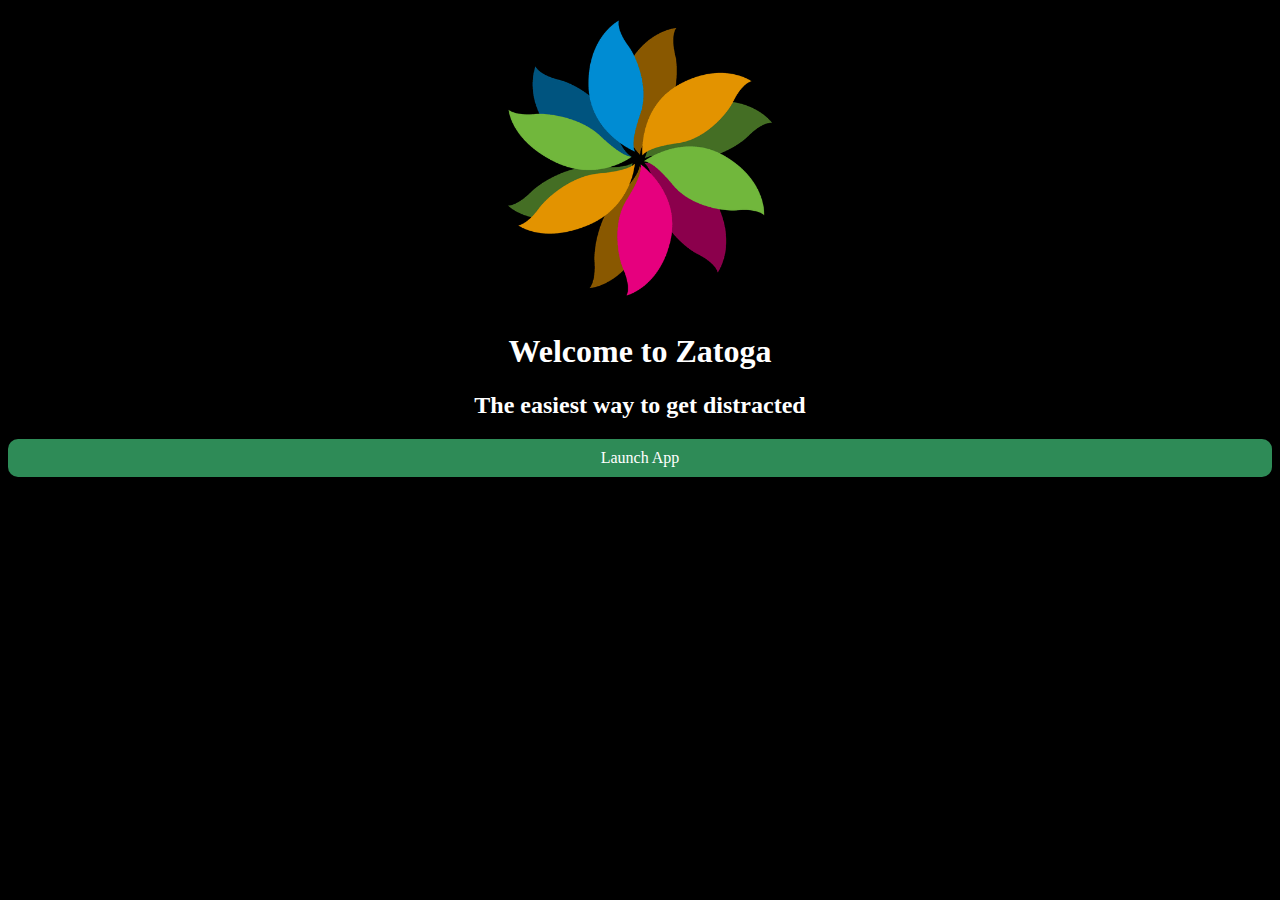
<file: index.html>
<!DOCTYPE html>
<html lang="en">
  <head>
    <meta charset="UTF-8" />
    <meta name="viewport" content="width=device-width, initial-scale=1.0" />
    <meta http-equiv="X-UA-Compatible" content="ie=edge" />
    <link rel="stylesheet" href="/media/style.css" />
    <title>Zatoga</title>
    <link rel="manifest" href="/manifest.json" />
    <!-- ios support -->
    <link rel="apple-touch-icon" href="/icon.png" />
    <meta name="apple-mobile-web-app-status-bar" content="#000000" />
    <meta name="theme-color" content="#000000" />
  </head>
  <body class="welcome">
    <img class="rotate" src="/media/icon.png"/>
    <h1>Welcome to Zatoga</h1>
    <h2>The easiest way to get distracted</h2>
    <a onclick="window.installApp.prompt();" id="installApp">Install App</a>
    <a onclick='window.open("/app.html");window.close();' id="launchApp">Launch App</a>
    <script src="/media/app.js"></script>
  </body>
</html>
</file>
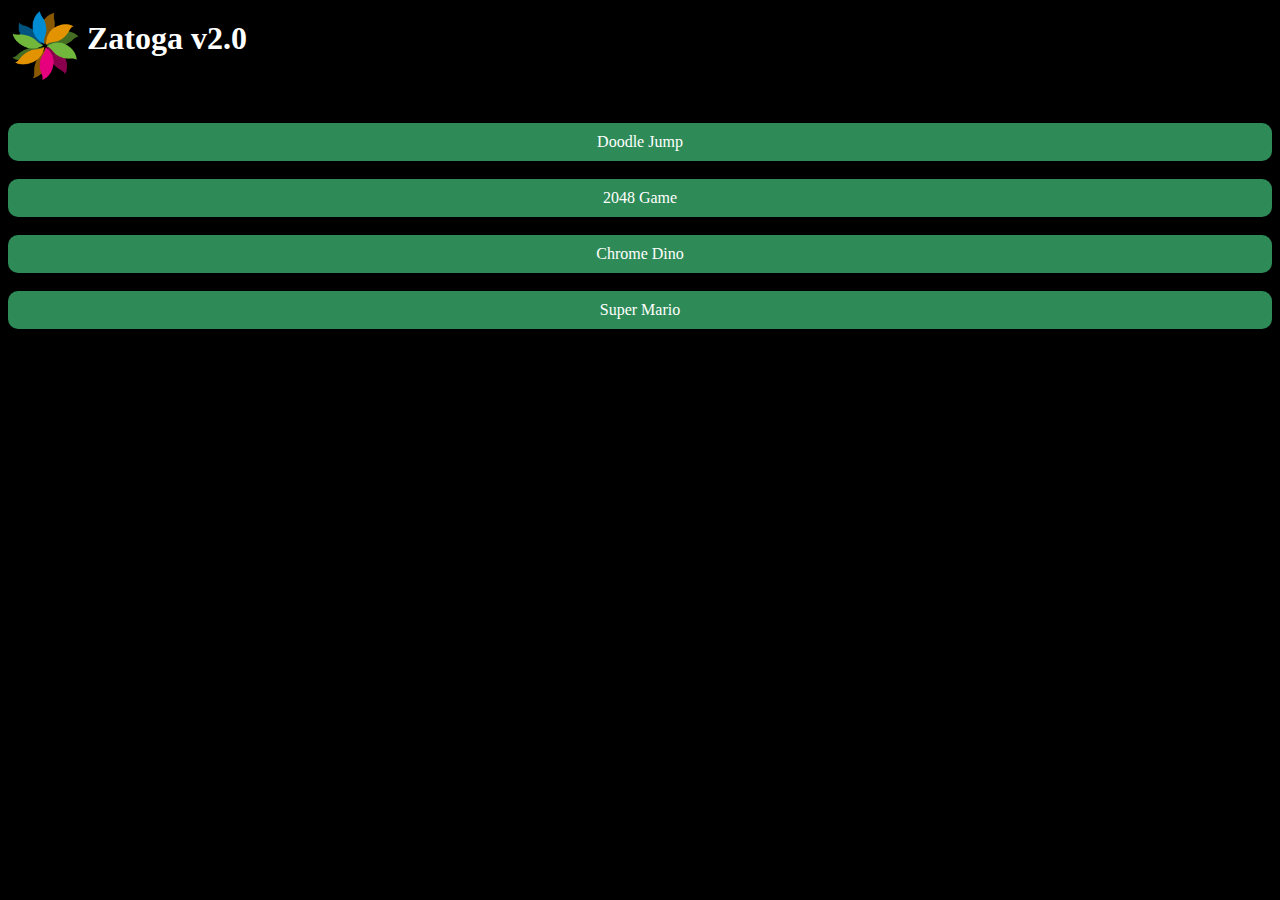
<file: app/index.html>
<!DOCTYPE html>
<html lang="en">
  <head>
    <meta charset="UTF-8" />
    <meta name="viewport" content="width=device-width, initial-scale=1.0" />
    <meta http-equiv="X-UA-Compatible" content="ie=edge" />
    <link rel="stylesheet" href="/media/style.css" />
    <title>Zatoga</title>
    <link rel="manifest" href="manifest.json" />
    <!-- ios support -->
    <link rel="apple-touch-icon" href="/icon.png" />
    <meta name="apple-mobile-web-app-status-bar" content="#000000" />
    <meta name="theme-color" content="#000000" />
  </head>
  <body>
    <img class="rotate small" src="/media/icon.png"/>
    <h1 class="small">Zatoga v2.0</span></h1><br>
    <h3 class="small" id="message"></h3><br><br>
    <a href="/app/games/doodle-jump/">Doodle Jump</a><br>
    <a href="/app/games/2048.html">2048 Game</a><br>
    <a href="/app/games/chrome-dino.html">Chrome Dino</a><br>
    <a href="/app/games/super-mario/">Super Mario</a><br>
    <span class="online">
    <h3 class="small" id="">Why not read some news or get some WebTools b/c you are online?</h3><br><br>
    <a href="https://www.nytimes.com" data-target="_blank" onclick="//window.close();">Visit NYTimes</a><br>
    <a href="https://www.irom.ga/pen/3/" target="_blank" onclick="window.close();">Get Webtools</a>
    </span>
    <script src="/media/app.js"></script>
  </body>
</html>
</file>
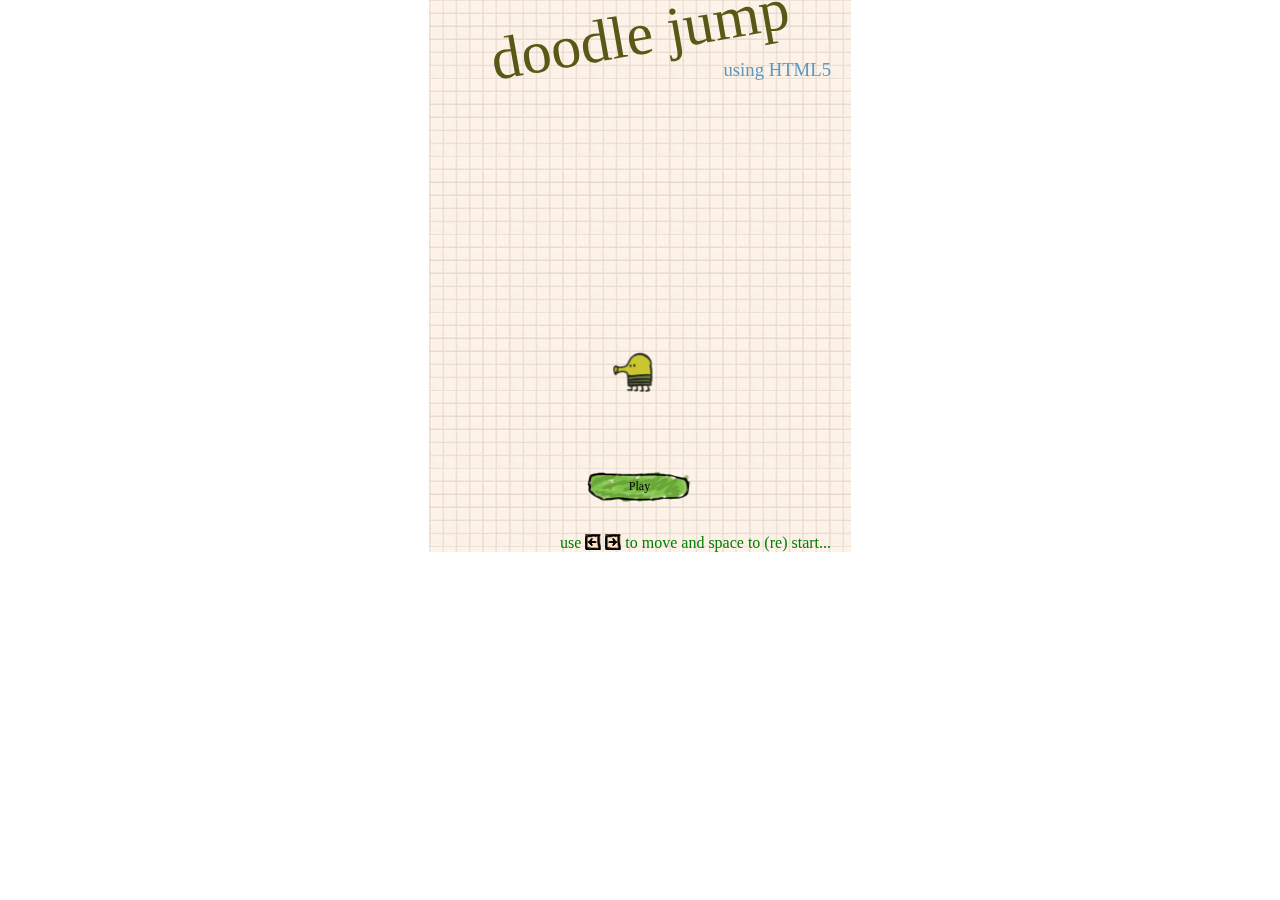
<file: games/doodle-jump/index.html>
<!doctype html>
<html>
  <head>
    <meta charset="utf-8">
    <title>HTML5 Doodle Jump</title>
    <link rel="stylesheet" href="style.css">

    <script src="prefixfree.min.js"></script>
  </head>
  <body>
    <div class="container">

      <canvas id="canvas">
        Aww, your browser doesn't support HTML5!
      </canvas>

      <div id="mainMenu">
        <h1>doodle jump</h1>
        <h3>using HTML5</h3>

        <p class="info">
          use
          <span class="key left">←</span>
          <span class="key right">→</span>
          to move and space to (re) start...
        </p>
        <a class="button" href="javascript:init()">Play</a>
      </div>

      <div id="gameOverMenu">
        <h1>game over!</h1>
        <h3 id="go_score">you scored 0 points</h3>

        <a class="button" href="javascript:reset()">Restart</a>
        <!--Hide social media buttons-->
        <span style="display:none;">
          <a id="tweetBtn" target="_blank" class="button tweet" href="#">Tweet score</a>
          <a id="fbBtn" target="_blank" class="button fb" href="#">Post on FB</a>
        </span>
      </div>

      <!-- Preloading image ;) -->
      <img id="sprite" src="image.png"/>

      <div id="scoreBoard">
        <p id="score">0</p>
      </div>

    </div>

    <script src="main.js"></script>
  </body>
</html>
</file>
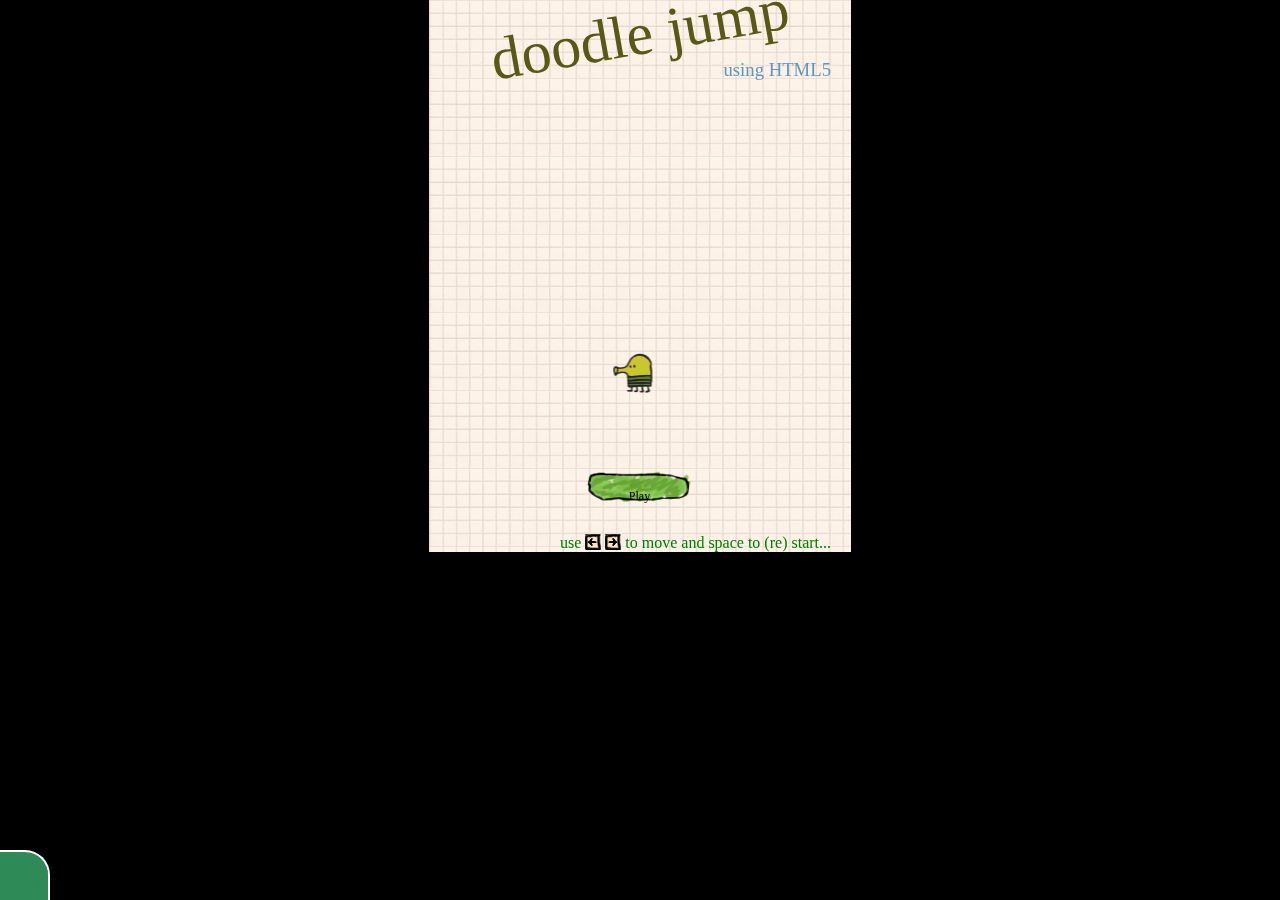
<file: app/games/doodle-jump/index.html>
<!doctype html>
<html>
  <head>
    <meta charset="utf-8">
    <title>Doodle Jump</title>
    <link rel="stylesheet" href="style.css">
    <link rel="stylesheet" href="/media/style.css" />
    <script src="prefixfree.min.js"></script>
  </head>
  <body>
    <span class="back" onclick="window.location.href='/app/';"></span>
    <div class="container">

      <canvas id="canvas">
        Aww, your browser doesn't support HTML5!
      </canvas>

      <div id="mainMenu">
        <h1>doodle jump</h1>
        <h3>using HTML5</h3>

        <p class="info">
          use
          <span class="key left">←</span>
          <span class="key right">→</span>
          to move and space to (re) start...
        </p>
        <a class="button" href="javascript:init()">Play</a>
      </div>

      <div id="gameOverMenu">
        <h1>game over!</h1>
        <h3 id="go_score">you scored 0 points</h3>

        <a class="button" href="javascript:reset()">Restart</a>
        <!--Hide social media buttons-->
        <span style="display:none;">
          <a id="tweetBtn" target="_blank" class="button tweet" href="#">Tweet score</a>
          <a id="fbBtn" target="_blank" class="button fb" href="#">Post on FB</a>
        </span>
      </div>

      <!-- Preloading image ;) -->
      <img id="sprite" src="image.png"/>

      <div id="scoreBoard">
        <p id="score">0</p>
      </div>

    </div>

    <script src="main.js"></script>
  </body>
</html>
</file>
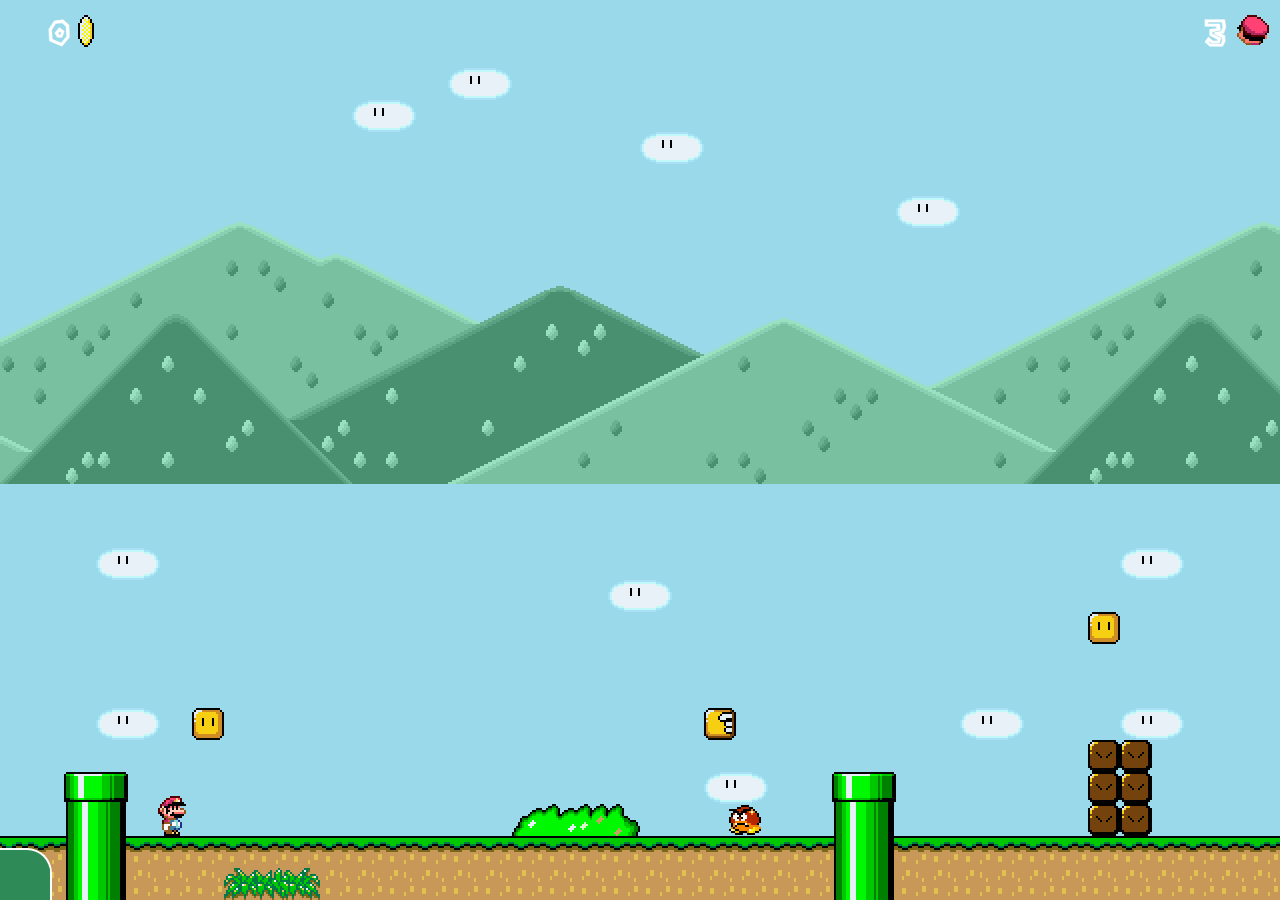
<file: app/games/super-mario/index.html>
<!doctype html>
<html>
<head>
<meta charset=utf-8 />
<title>Super Mario</title>
<link href="Content/style.css" rel="stylesheet" />
<link rel="stylesheet" href="/media/style.css" />
</head>
<body>
<span class="back" onclick="window.location.href='/app/';"></span>
<script>
  window.resizeTo(640, 480);
  window.addEventListener('resize', () => {
    window.resizeTo(640, 480);
  });
</script>
<div id="game">
<div id="world">
</div>
<div id="coinNumber" class="gauge">0</div>
<div id="coin" class="gaugeSprite"></div>
<div id="liveNumber" class="gauge">0</div>
<div id="live" class="gaugeSprite"></div>
</div>
<script>window.jQuery || document.write('<script src="Scripts/jquery.js"><\/script>')</script>
<script src="Scripts/testlevels.js"></script>
<script src="Scripts/oop.js"></script>
<script src="Scripts/keys.js"></script>
<script src="Scripts/constants.js"></script>
<script src="Scripts/sounds.js"></script>
<script src="Scripts/main.js"></script>
<!-- Game Musik -->
<audio id="GameMusic" preload="auto" autoplay loop>
    <source src="audio/Overworld.ogg" type="audio/ogg" />
</audio>

</body>
</html>
</file>
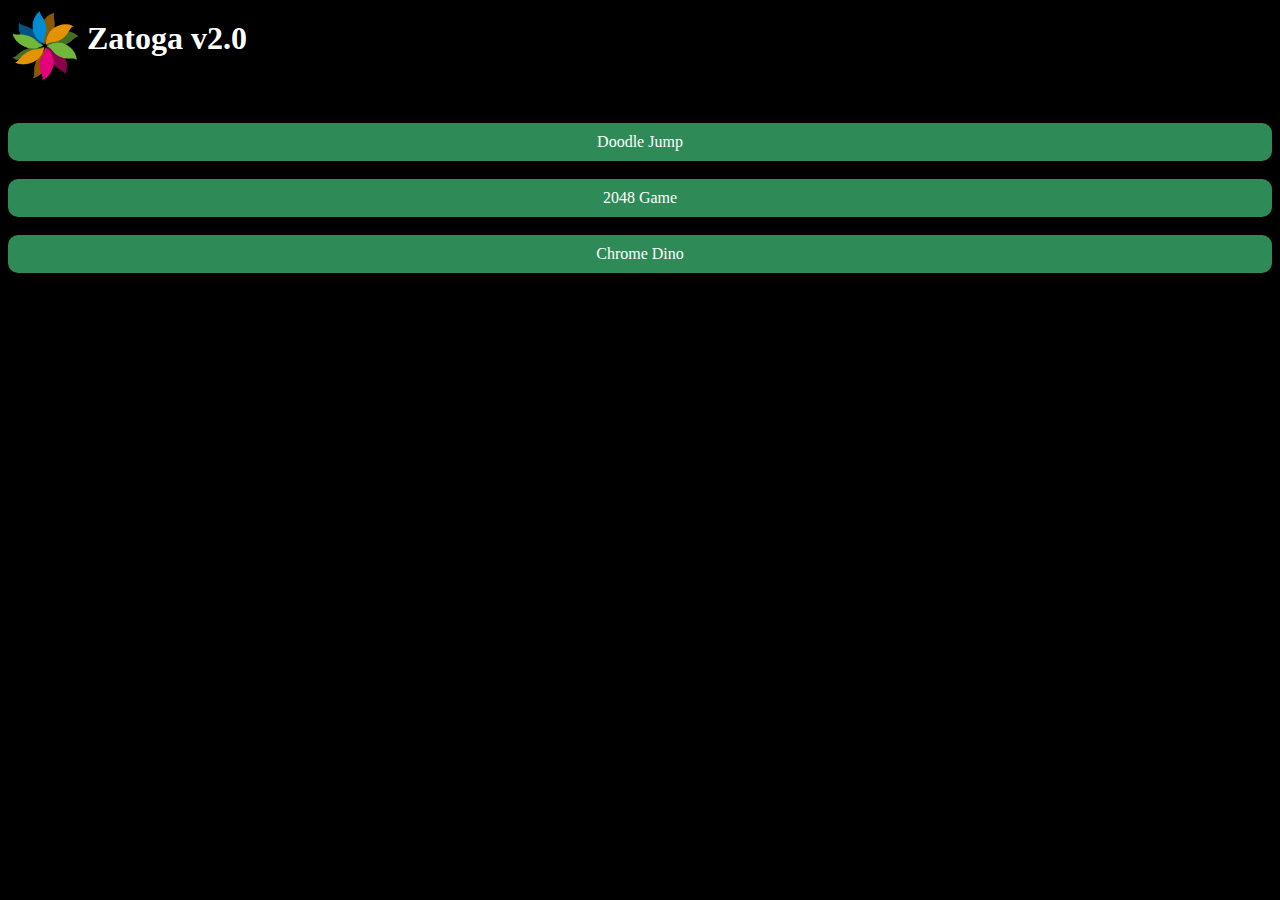
<file: app.html>
<!DOCTYPE html>
<html lang="en">
  <head>
    <meta charset="UTF-8" />
    <meta name="viewport" content="width=device-width, initial-scale=1.0" />
    <meta http-equiv="X-UA-Compatible" content="ie=edge" />
    <link rel="stylesheet" href="/media/style.css" />
    <title>Zatoga</title>
    <link rel="manifest" href="manifest.json" />
    <!-- ios support -->
    <link rel="apple-touch-icon" href="/icon.png" />
    <meta name="apple-mobile-web-app-status-bar" content="#000000" />
    <meta name="theme-color" content="#000000" />
  </head>
  <body>
    <img class="rotate small" src="/media/icon.png"/>
    <h1 class="small">Zatoga v2.0</span></h1><br>
    <h3 class="small" id="message"></h3><br><br>
    <a href="/games/doodle-jump/">Doodle Jump</a><br>
    <a href="/games/2048.html">2048 Game</a><br>
    <a href="/games/chrome-dino.html">Chrome Dino</a>
    <script src="/media/app.js"></script>
  </body>
</html>
</file>
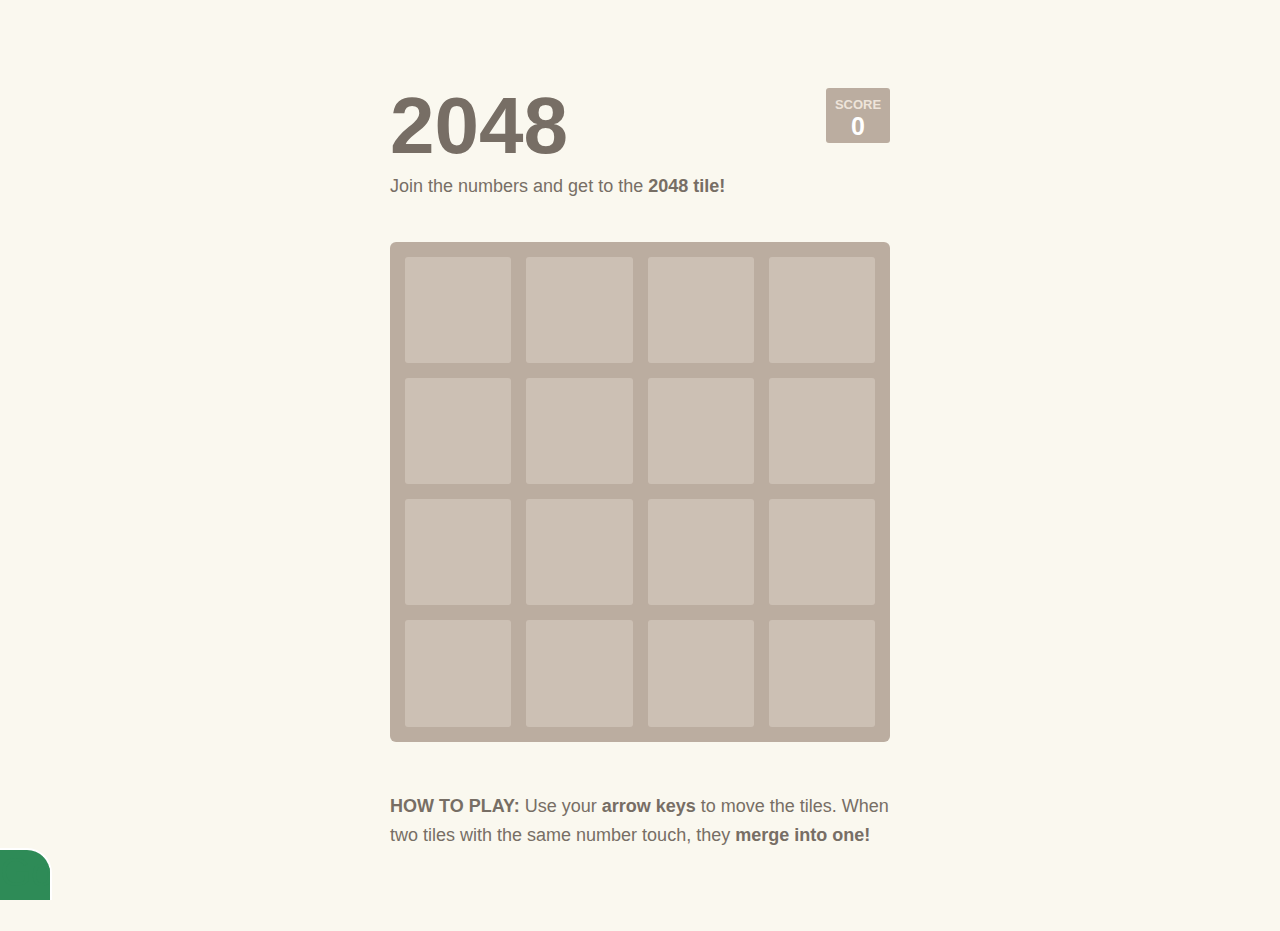
<file: games/2048.html>
<!DOCTYPE html>
<html lang="en">
<head>
<meta charset="UTF-8">
<title>2048 Game</title>
<link rel="stylesheet" href="/media/style.css" />
<style>
html, body {
  margin: 0;
  padding: 0;
  background: #faf8ef;
  color: #776E65;
  font-family: "Clear Sans", "Helvetica Neue", Arial, sans-serif;
  font-size: 18px;
}

body {
  margin: 80px 0;
}

.heading:after {
  content: "";
  display: block;
  clear: both;
}

h1.title {
  font-size: 80px;
  font-weight: bold;
  margin: 0;
  display: block;
  float: left;
}

@-webkit-keyframes $animation-name {
  0% {
    top: 25px;
    opacity: 1;
  }
  100% {
    top: -50px;
    opacity: 0;
  }
}
@-moz-keyframes $animation-name {
  0% {
    top: 25px;
    opacity: 1;
  }
  100% {
    top: -50px;
    opacity: 0;
  }
}
@keyframes $animation-name {
  0% {
    top: 25px;
    opacity: 1;
  }
  100% {
    top: -50px;
    opacity: 0;
  }
}
.score-container {
  position: relative;
  float: right;
  background: #bbada0;
  padding: 15px 25px;
  font-size: 25px;
  height: 25px;
  line-height: 47px;
  font-weight: bold;
  border-radius: 3px;
  color: white;
  margin-top: 8px;
}
.score-container:after {
  position: absolute;
  width: 100%;
  top: 10px;
  left: 0;
  content: "Score";
  text-transform: uppercase;
  font-size: 13px;
  line-height: 13px;
  text-align: center;
  color: #eee4da;
}
.score-container .score-addition {
  position: absolute;
  right: 30px;
  color: red;
  font-size: 25px;
  line-height: 25px;
  font-weight: bold;
  color: rgba(119, 110, 101, 0.9);
  z-index: 100;
  -webkit-animation: move-up 600ms ease-in;
  -moz-animation: move-up 600ms ease-in;
  -webkit-animation-fill-mode: both;
  -moz-animation-fill-mode: both;
}

p {
  margin-top: 0;
  margin-bottom: 10px;
  line-height: 1.65;
}

a {
  color: #776E65;
  font-weight: bold;
  text-decoration: underline;
  cursor: pointer;
}

strong.important {
  text-transform: uppercase;
}

hr {
  border: none;
  border-bottom: 1px solid #d8d4d0;
  margin-top: 20px;
  margin-bottom: 30px;
}

.container {
  width: 500px;
  margin: 0 auto;
}

@-webkit-keyframes $animation-name {
  0% {
    opacity: 0;
  }
  100% {
    opacity: 1;
  }
}
@-moz-keyframes $animation-name {
  0% {
    opacity: 0;
  }
  100% {
    opacity: 1;
  }
}
@keyframes $animation-name {
  0% {
    opacity: 0;
  }
  100% {
    opacity: 1;
  }
}
.game-container {
  margin-top: 40px;
  position: relative;
  padding: 15px;
  cursor: default;
  -webkit-touch-callout: none;
  -webkit-user-select: none;
  -moz-user-select: none;
  background: #bbada0;
  border-radius: 6px;
  width: 500px;
  height: 500px;
  -webkit-box-sizing: border-box;
  -moz-box-sizing: border-box;
  box-sizing: border-box;
}
.game-container .game-message {
  display: none;
  position: absolute;
  top: 0;
  right: 0;
  bottom: 0;
  left: 0;
  background: rgba(238, 228, 218, 0.5);
  z-index: 100;
  text-align: center;
  -webkit-animation: fade-in 800ms ease 1200ms;
  -moz-animation: fade-in 800ms ease 1200ms;
  -webkit-animation-fill-mode: both;
  -moz-animation-fill-mode: both;
}
.game-container .game-message p {
  font-size: 60px;
  font-weight: bold;
  height: 60px;
  line-height: 60px;
  margin-top: 222px;
}
.game-container .game-message .lower {
  display: block;
  margin-top: 59px;
}
.game-container .game-message a {
  display: inline-block;
  background: #8f7a66;
  border-radius: 3px;
  padding: 0 20px;
  text-decoration: none;
  color: #f9f6f2;
  height: 40px;
  line-height: 42px;
  margin-left: 9px;
}
.game-container .game-message.game-won {
  background: rgba(237, 194, 46, 0.5);
  color: #f9f6f2;
}
.game-container .game-message.game-won, .game-container .game-message.game-over {
  display: block;
}

.grid-container {
  position: absolute;
  z-index: 1;
}

.grid-row {
  margin-bottom: 15px;
}
.grid-row:last-child {
  margin-bottom: 0;
}
.grid-row:after {
  content: "";
  display: block;
  clear: both;
}

.grid-cell {
  width: 106.25px;
  height: 106.25px;
  margin-right: 15px;
  float: left;
  border-radius: 3px;
  background: rgba(238, 228, 218, 0.35);
}
.grid-cell:last-child {
  margin-right: 0;
}

.tile-container {
  position: absolute;
  z-index: 2;
}

.tile {
  width: 106.25px;
  height: 106.25px;
  line-height: 116.25px;
}
.tile.tile-position-1-1 {
  position: absolute;
  left: 0px;
  top: 0px;
}
.tile.tile-position-1-2 {
  position: absolute;
  left: 0px;
  top: 121px;
}
.tile.tile-position-1-3 {
  position: absolute;
  left: 0px;
  top: 243px;
}
.tile.tile-position-1-4 {
  position: absolute;
  left: 0px;
  top: 364px;
}
.tile.tile-position-2-1 {
  position: absolute;
  left: 121px;
  top: 0px;
}
.tile.tile-position-2-2 {
  position: absolute;
  left: 121px;
  top: 121px;
}
.tile.tile-position-2-3 {
  position: absolute;
  left: 121px;
  top: 243px;
}
.tile.tile-position-2-4 {
  position: absolute;
  left: 121px;
  top: 364px;
}
.tile.tile-position-3-1 {
  position: absolute;
  left: 243px;
  top: 0px;
}
.tile.tile-position-3-2 {
  position: absolute;
  left: 243px;
  top: 121px;
}
.tile.tile-position-3-3 {
  position: absolute;
  left: 243px;
  top: 243px;
}
.tile.tile-position-3-4 {
  position: absolute;
  left: 243px;
  top: 364px;
}
.tile.tile-position-4-1 {
  position: absolute;
  left: 364px;
  top: 0px;
}
.tile.tile-position-4-2 {
  position: absolute;
  left: 364px;
  top: 121px;
}
.tile.tile-position-4-3 {
  position: absolute;
  left: 364px;
  top: 243px;
}
.tile.tile-position-4-4 {
  position: absolute;
  left: 364px;
  top: 364px;
}

.tile {
  border-radius: 3px;
  background: #eee4da;
  text-align: center;
  font-weight: bold;
  z-index: 10;
  font-size: 55px;
  -webkit-transition: 100ms ease-in-out;
  -moz-transition: 100ms ease-in-out;
  -webkit-transition-property: top, left;
  -moz-transition-property: top, left;
}
.tile.tile-2 {
  background: #eee4da;
  box-shadow: 0 0 30px 10px rgba(243, 215, 116, 0), inset 0 0 0 1px rgba(255, 255, 255, 0);
}
.tile.tile-4 {
  background: #eee1c9;
  box-shadow: 0 0 30px 10px rgba(243, 215, 116, 0), inset 0 0 0 1px rgba(255, 255, 255, 0);
}
.tile.tile-8 {
  color: #f9f6f2;
  background: #f3b27a;
}
.tile.tile-16 {
  color: #f9f6f2;
  background: #f69664;
}
.tile.tile-32 {
  color: #f9f6f2;
  background: #f77c5f;
}
.tile.tile-64 {
  color: #f9f6f2;
  background: #f75f3b;
}
.tile.tile-128 {
  color: #f9f6f2;
  background: #edd073;
  box-shadow: 0 0 30px 10px rgba(243, 215, 116, 0.2380952381), inset 0 0 0 1px rgba(255, 255, 255, 0.1428571429);
  font-size: 45px;
}
@media screen and (max-width: 480px) {
  .tile.tile-128 {
    font-size: 25px;
  }
}
.tile.tile-256 {
  color: #f9f6f2;
  background: #edcc62;
  box-shadow: 0 0 30px 10px rgba(243, 215, 116, 0.3174603175), inset 0 0 0 1px rgba(255, 255, 255, 0.1904761905);
  font-size: 45px;
}
@media screen and (max-width: 480px) {
  .tile.tile-256 {
    font-size: 25px;
  }
}
.tile.tile-512 {
  color: #f9f6f2;
  background: #edc950;
  box-shadow: 0 0 30px 10px rgba(243, 215, 116, 0.3968253968), inset 0 0 0 1px rgba(255, 255, 255, 0.2380952381);
  font-size: 45px;
}
@media screen and (max-width: 480px) {
  .tile.tile-512 {
    font-size: 25px;
  }
}
.tile.tile-1024 {
  color: #f9f6f2;
  background: #edc53f;
  box-shadow: 0 0 30px 10px rgba(243, 215, 116, 0.4761904762), inset 0 0 0 1px rgba(255, 255, 255, 0.2857142857);
  font-size: 35px;
}
@media screen and (max-width: 480px) {
  .tile.tile-1024 {
    font-size: 15px;
  }
}
.tile.tile-2048 {
  color: #f9f6f2;
  background: #edc22e;
  box-shadow: 0 0 30px 10px rgba(243, 215, 116, 0.5555555556), inset 0 0 0 1px rgba(255, 255, 255, 0.3333333333);
  font-size: 35px;
}
@media screen and (max-width: 480px) {
  .tile.tile-2048 {
    font-size: 15px;
  }
}

@-webkit-keyframes $animation-name {
  0% {
    opacity: 0;
    -webkit-transform: scale(0);
    -moz-transform: scale(0);
  }
  100% {
    opacity: 1;
    -webkit-transform: scale(1);
    -moz-transform: scale(1);
  }
}
@-moz-keyframes $animation-name {
  0% {
    opacity: 0;
    -webkit-transform: scale(0);
    -moz-transform: scale(0);
  }
  100% {
    opacity: 1;
    -webkit-transform: scale(1);
    -moz-transform: scale(1);
  }
}
@keyframes $animation-name {
  0% {
    opacity: 0;
    -webkit-transform: scale(0);
    -moz-transform: scale(0);
  }
  100% {
    opacity: 1;
    -webkit-transform: scale(1);
    -moz-transform: scale(1);
  }
}
.tile-new {
  -webkit-animation: appear 200ms ease 100ms;
  -moz-animation: appear 200ms ease 100ms;
  -webkit-animation-fill-mode: both;
  -moz-animation-fill-mode: both;
}

@-webkit-keyframes $animation-name {
  0% {
    -webkit-transform: scale(0);
    -moz-transform: scale(0);
  }
  50% {
    -webkit-transform: scale(1.2);
    -moz-transform: scale(1.2);
  }
  100% {
    -webkit-transform: scale(1);
    -moz-transform: scale(1);
  }
}
@-moz-keyframes $animation-name {
  0% {
    -webkit-transform: scale(0);
    -moz-transform: scale(0);
  }
  50% {
    -webkit-transform: scale(1.2);
    -moz-transform: scale(1.2);
  }
  100% {
    -webkit-transform: scale(1);
    -moz-transform: scale(1);
  }
}
@keyframes $animation-name {
  0% {
    -webkit-transform: scale(0);
    -moz-transform: scale(0);
  }
  50% {
    -webkit-transform: scale(1.2);
    -moz-transform: scale(1.2);
  }
  100% {
    -webkit-transform: scale(1);
    -moz-transform: scale(1);
  }
}
.tile-merged {
  z-index: 20;
  -webkit-animation: pop 200ms ease 100ms;
  -moz-animation: pop 200ms ease 100ms;
  -webkit-animation-fill-mode: both;
  -moz-animation-fill-mode: both;
}

.game-intro {
  margin-bottom: 0;
}

.game-explanation {
  margin-top: 50px;
}

@media screen and (max-width: 480px) {
  html, body {
    font-size: 15px;
  }

  body {
    margin: 20px 0;
    padding: 0 20px;
  }

  h1.title {
    font-size: 50px;
  }

  .container {
    width: 280px;
    margin: 0 auto;
  }

  .score-container {
    margin-top: 0;
  }

  .heading {
    margin-bottom: 10px;
  }

  .game-container {
    margin-top: 40px;
    position: relative;
    padding: 15px;
    cursor: default;
    -webkit-touch-callout: none;
    -webkit-user-select: none;
    -moz-user-select: none;
    background: #bbada0;
    border-radius: 6px;
    width: 500px;
    height: 500px;
    -webkit-box-sizing: border-box;
    -moz-box-sizing: border-box;
    box-sizing: border-box;
  }
  .game-container .game-message {
    display: none;
    position: absolute;
    top: 0;
    right: 0;
    bottom: 0;
    left: 0;
    background: rgba(238, 228, 218, 0.5);
    z-index: 100;
    text-align: center;
    -webkit-animation: fade-in 800ms ease 1200ms;
    -moz-animation: fade-in 800ms ease 1200ms;
    -webkit-animation-fill-mode: both;
    -moz-animation-fill-mode: both;
  }
  .game-container .game-message p {
    font-size: 60px;
    font-weight: bold;
    height: 60px;
    line-height: 60px;
    margin-top: 222px;
  }
  .game-container .game-message .lower {
    display: block;
    margin-top: 59px;
  }
  .game-container .game-message a {
    display: inline-block;
    background: #8f7a66;
    border-radius: 3px;
    padding: 0 20px;
    text-decoration: none;
    color: #f9f6f2;
    height: 40px;
    line-height: 42px;
    margin-left: 9px;
  }
  .game-container .game-message.game-won {
    background: rgba(237, 194, 46, 0.5);
    color: #f9f6f2;
  }
  .game-container .game-message.game-won, .game-container .game-message.game-over {
    display: block;
  }

  .grid-container {
    position: absolute;
    z-index: 1;
  }

  .grid-row {
    margin-bottom: 15px;
  }
  .grid-row:last-child {
    margin-bottom: 0;
  }
  .grid-row:after {
    content: "";
    display: block;
    clear: both;
  }

  .grid-cell {
    width: 106.25px;
    height: 106.25px;
    margin-right: 15px;
    float: left;
    border-radius: 3px;
    background: rgba(238, 228, 218, 0.35);
  }
  .grid-cell:last-child {
    margin-right: 0;
  }

  .tile-container {
    position: absolute;
    z-index: 2;
  }

  .tile {
    width: 106.25px;
    height: 106.25px;
    line-height: 116.25px;
  }
  .tile.tile-position-1-1 {
    position: absolute;
    left: 0px;
    top: 0px;
  }
  .tile.tile-position-1-2 {
    position: absolute;
    left: 0px;
    top: 121px;
  }
  .tile.tile-position-1-3 {
    position: absolute;
    left: 0px;
    top: 243px;
  }
  .tile.tile-position-1-4 {
    position: absolute;
    left: 0px;
    top: 364px;
  }
  .tile.tile-position-2-1 {
    position: absolute;
    left: 121px;
    top: 0px;
  }
  .tile.tile-position-2-2 {
    position: absolute;
    left: 121px;
    top: 121px;
  }
  .tile.tile-position-2-3 {
    position: absolute;
    left: 121px;
    top: 243px;
  }
  .tile.tile-position-2-4 {
    position: absolute;
    left: 121px;
    top: 364px;
  }
  .tile.tile-position-3-1 {
    position: absolute;
    left: 243px;
    top: 0px;
  }
  .tile.tile-position-3-2 {
    position: absolute;
    left: 243px;
    top: 121px;
  }
  .tile.tile-position-3-3 {
    position: absolute;
    left: 243px;
    top: 243px;
  }
  .tile.tile-position-3-4 {
    position: absolute;
    left: 243px;
    top: 364px;
  }
  .tile.tile-position-4-1 {
    position: absolute;
    left: 364px;
    top: 0px;
  }
  .tile.tile-position-4-2 {
    position: absolute;
    left: 364px;
    top: 121px;
  }
  .tile.tile-position-4-3 {
    position: absolute;
    left: 364px;
    top: 243px;
  }
  .tile.tile-position-4-4 {
    position: absolute;
    left: 364px;
    top: 364px;
  }

  .game-container {
    margin-top: 20px;
  }

  .tile {
    font-size: 35px;
  }

  .game-message p {
    font-size: 30px !important;
    height: 30px !important;
    line-height: 30px !important;
    margin-top: 90px !important;
  }
  .game-message .lower {
    margin-top: 30px !important;
  }
}
</style>
<meta name="viewport" content="width=device-width, initial-scale=1">
</head>
<body translate="no">
  <span class="back" onclick="window.location.href='/app.html';"></span>
<div class="container">
<div class="heading">
<h1 class="title">2048</h1>
<div class="score-container">0</div>
</div>
<p class="game-intro">Join the numbers and get to the <strong>2048 tile!</strong></p>
<div class="game-container">
<div class="game-message">
<p></p>
<div class="lower">
<a class="retry-button">Try again</a>
</div>
</div>
<div class="grid-container">
<div class="grid-row">
<div class="grid-cell"></div>
<div class="grid-cell"></div>
<div class="grid-cell"></div>
<div class="grid-cell"></div>
</div>
<div class="grid-row">
<div class="grid-cell"></div>
<div class="grid-cell"></div>
<div class="grid-cell"></div>
<div class="grid-cell"></div>
</div>
<div class="grid-row">
<div class="grid-cell"></div>
<div class="grid-cell"></div>
<div class="grid-cell"></div>
<div class="grid-cell"></div>
</div>
<div class="grid-row">
<div class="grid-cell"></div>
<div class="grid-cell"></div>
<div class="grid-cell"></div>
<div class="grid-cell"></div>
</div>
</div>
<div class="tile-container">
</div>
</div>
<p class="game-explanation">
<strong class="important">How to play:</strong> Use your <strong>arrow keys</strong> to move the tiles. When two tiles with the same number touch, they <strong>merge into one!</strong>
</p>
</div>
<script src='https://cdnjs.cloudflare.com/ajax/libs/hammer.js/1.0.6/hammer.min.js'></script>
<script id="rendered-js">
// Force app size
var inApp = window.matchMedia('(display-mode: standalone)').matches || window.navigator.standalone === true;
if(inApp) {
  window.resizeTo(600, 900);
  window.addEventListener('resize', () => {
    window.resizeTo(600, 900);
  });
}

document.addEventListener("DOMContentLoaded", function () {
  // Wait till the browser is ready to render the game (avoids glitches)
  window.requestAnimationFrame(function () {
    var manager = new GameManager(4, KeyboardInputManager, HTMLActuator);
  });
});


function GameManager(size, InputManager, Actuator) {
  this.size         = size; // Size of the grid
  this.inputManager = new InputManager;
  this.actuator     = new Actuator;

  this.startTiles   = 2;

  this.inputManager.on("move", this.move.bind(this));
  this.inputManager.on("restart", this.restart.bind(this));

  this.setup();
}

// Restart the game
GameManager.prototype.restart = function () {
  this.actuator.restart();
  this.setup();
};

// Set up the game
GameManager.prototype.setup = function () {
  this.grid         = new Grid(this.size);

  this.score        = 0;
  this.over         = false;
  this.won          = false;

  // Add the initial tiles
  this.addStartTiles();

  // Update the actuator
  this.actuate();
};

// Set up the initial tiles to start the game with
GameManager.prototype.addStartTiles = function () {
  for (var i = 0; i < this.startTiles; i++) {
    this.addRandomTile();
  }
};

// Adds a tile in a random position
GameManager.prototype.addRandomTile = function () {
  if (this.grid.cellsAvailable()) {
    var value = Math.random() < 0.9 ? 2 : 4;
    var tile = new Tile(this.grid.randomAvailableCell(), value);

    this.grid.insertTile(tile);
  }
};

// Sends the updated grid to the actuator
GameManager.prototype.actuate = function () {
  this.actuator.actuate(this.grid, {
    score: this.score,
    over:  this.over,
    won:   this.won
  });
};

// Save all tile positions and remove merger info
GameManager.prototype.prepareTiles = function () {
  this.grid.eachCell(function (x, y, tile) {
    if (tile) {
      tile.mergedFrom = null;
      tile.savePosition();
    }
  });
};

// Move a tile and its representation
GameManager.prototype.moveTile = function (tile, cell) {
  this.grid.cells[tile.x][tile.y] = null;
  this.grid.cells[cell.x][cell.y] = tile;
  tile.updatePosition(cell);
};

// Move tiles on the grid in the specified direction
GameManager.prototype.move = function (direction) {
  // 0: up, 1: right, 2:down, 3: left
  var self = this;

  if (this.over || this.won) return; // Don't do anything if the game's over

  var cell, tile;

  var vector     = this.getVector(direction);
  var traversals = this.buildTraversals(vector);
  var moved      = false;

  // Save the current tile positions and remove merger information
  this.prepareTiles();

  // Traverse the grid in the right direction and move tiles
  traversals.x.forEach(function (x) {
    traversals.y.forEach(function (y) {
      cell = { x: x, y: y };
      tile = self.grid.cellContent(cell);

      if (tile) {
        var positions = self.findFarthestPosition(cell, vector);
        var next      = self.grid.cellContent(positions.next);

        // Only one merger per row traversal?
        if (next && next.value === tile.value && !next.mergedFrom) {
          var merged = new Tile(positions.next, tile.value * 2);
          merged.mergedFrom = [tile, next];

          self.grid.insertTile(merged);
          self.grid.removeTile(tile);

          // Converge the two tiles' positions
          tile.updatePosition(positions.next);

          // Update the score
          self.score += merged.value;

          // The mighty 2048 tile
          if (merged.value === 2048) self.won = true;
        } else {
          self.moveTile(tile, positions.farthest);
        }

        if (!self.positionsEqual(cell, tile)) {
          moved = true; // The tile moved from its original cell!
        }
      }
    });
  });

  if (moved) {
    this.addRandomTile();

    if (!this.movesAvailable()) {
      this.over = true; // Game over!
    }

    this.actuate();
  }
};

// Get the vector representing the chosen direction
GameManager.prototype.getVector = function (direction) {
  // Vectors representing tile movement
  var map = {
    0: { x: 0,  y: -1 }, // up
    1: { x: 1,  y: 0 },  // right
    2: { x: 0,  y: 1 },  // down
    3: { x: -1, y: 0 }   // left
  };

  return map[direction];
};

// Build a list of positions to traverse in the right order
GameManager.prototype.buildTraversals = function (vector) {
  var traversals = { x: [], y: [] };

  for (var pos = 0; pos < this.size; pos++) {
    traversals.x.push(pos);
    traversals.y.push(pos);
  }

  // Always traverse from the farthest cell in the chosen direction
  if (vector.x === 1) traversals.x = traversals.x.reverse();
  if (vector.y === 1) traversals.y = traversals.y.reverse();

  return traversals;
};

GameManager.prototype.findFarthestPosition = function (cell, vector) {
  var previous;

  // Progress towards the vector direction until an obstacle is found
  do {
    previous = cell;
    cell     = { x: previous.x + vector.x, y: previous.y + vector.y };
  } while (this.grid.withinBounds(cell) &&
           this.grid.cellAvailable(cell));

  return {
    farthest: previous,
    next: cell // Used to check if a merge is required
  };
};

GameManager.prototype.movesAvailable = function () {
  return this.grid.cellsAvailable() || this.tileMatchesAvailable();
};

// Check for available matches between tiles (more expensive check)
GameManager.prototype.tileMatchesAvailable = function () {
  var self = this;

  var tile;

  for (var x = 0; x < this.size; x++) {
    for (var y = 0; y < this.size; y++) {
      tile = this.grid.cellContent({ x: x, y: y });

      if (tile) {
        for (var direction = 0; direction < 4; direction++) {
          var vector = self.getVector(direction);
          var cell   = { x: x + vector.x, y: y + vector.y };

          var other  = self.grid.cellContent(cell);
          if (other) {
          }

          if (other && other.value === tile.value) {
            return true; // These two tiles can be merged
          }
        }
      }
    }
  }

  return false;
};

GameManager.prototype.positionsEqual = function (first, second) {
  return first.x === second.x && first.y === second.y;
};



function Grid(size) {
  this.size = size;

  this.cells = [];

  this.build();
}

// Build a grid of the specified size
Grid.prototype.build = function () {
  for (var x = 0; x < this.size; x++) {
    var row = this.cells[x] = [];

    for (var y = 0; y < this.size; y++) {
      row.push(null);
    }
  }
};

// Find the first available random position
Grid.prototype.randomAvailableCell = function () {
  var cells = this.availableCells();

  if (cells.length) {
    return cells[Math.floor(Math.random() * cells.length)];
  }
};

Grid.prototype.availableCells = function () {
  var cells = [];

  this.eachCell(function (x, y, tile) {
    if (!tile) {
      cells.push({ x: x, y: y });
    }
  });

  return cells;
};

// Call callback for every cell
Grid.prototype.eachCell = function (callback) {
  for (var x = 0; x < this.size; x++) {
    for (var y = 0; y < this.size; y++) {
      callback(x, y, this.cells[x][y]);
    }
  }
};

// Check if there are any cells available
Grid.prototype.cellsAvailable = function () {
  return !!this.availableCells().length;
};

// Check if the specified cell is taken
Grid.prototype.cellAvailable = function (cell) {
  return !this.cellOccupied(cell);
};

Grid.prototype.cellOccupied = function (cell) {
  return !!this.cellContent(cell);
};

Grid.prototype.cellContent = function (cell) {
  if (this.withinBounds(cell)) {
    return this.cells[cell.x][cell.y];
  } else {
    return null;
  }
};

// Inserts a tile at its position
Grid.prototype.insertTile = function (tile) {
  this.cells[tile.x][tile.y] = tile;
};

Grid.prototype.removeTile = function (tile) {
  this.cells[tile.x][tile.y] = null;
};

Grid.prototype.withinBounds = function (position) {
  return position.x >= 0 && position.x < this.size &&
         position.y >= 0 && position.y < this.size;
};


function HTMLActuator() {
  this.tileContainer    = document.getElementsByClassName("tile-container")[0];
  this.scoreContainer   = document.getElementsByClassName("score-container")[0];
  this.messageContainer = document.getElementsByClassName("game-message")[0];

  this.score = 0;
}

HTMLActuator.prototype.actuate = function (grid, metadata) {
  var self = this;

  window.requestAnimationFrame(function () {
    self.clearContainer(self.tileContainer);

    grid.cells.forEach(function (column) {
      column.forEach(function (cell) {
        if (cell) {
          self.addTile(cell);
        }
      });
    });

    self.updateScore(metadata.score);

    if (metadata.over) self.message(false); // You lose
    if (metadata.won) self.message(true); // You win!
  });
};

HTMLActuator.prototype.restart = function () {
  this.clearMessage();
};

HTMLActuator.prototype.clearContainer = function (container) {
  while (container.firstChild) {
    container.removeChild(container.firstChild);
  }
};

HTMLActuator.prototype.addTile = function (tile) {
  var self = this;

  var element   = document.createElement("div");
  var position  = tile.previousPosition || { x: tile.x, y: tile.y };
  positionClass = this.positionClass(position);

  // We can't use classlist because it somehow glitches when replacing classes
  var classes = ["tile", "tile-" + tile.value, positionClass];
  this.applyClasses(element, classes);

  element.textContent = tile.value;

  if (tile.previousPosition) {
    // Make sure that the tile gets rendered in the previous position first
    window.requestAnimationFrame(function () {
      classes[2] = self.positionClass({ x: tile.x, y: tile.y });
      self.applyClasses(element, classes); // Update the position
    });
  } else if (tile.mergedFrom) {
    classes.push("tile-merged");
    this.applyClasses(element, classes);

    // Render the tiles that merged
    tile.mergedFrom.forEach(function (merged) {
      self.addTile(merged);
    });
  } else {
    classes.push("tile-new");
    this.applyClasses(element, classes);
  }

  // Put the tile on the board
  this.tileContainer.appendChild(element);
};

HTMLActuator.prototype.applyClasses = function (element, classes) {
  element.setAttribute("class", classes.join(" "));
};

HTMLActuator.prototype.normalizePosition = function (position) {
  return { x: position.x + 1, y: position.y + 1 };
};

HTMLActuator.prototype.positionClass = function (position) {
  position = this.normalizePosition(position);
  return "tile-position-" + position.x + "-" + position.y;
};

HTMLActuator.prototype.updateScore = function (score) {
  this.clearContainer(this.scoreContainer);

  var difference = score - this.score;
  this.score = score;

  this.scoreContainer.textContent = this.score;

  if (difference > 0) {
    var addition = document.createElement("div");
    addition.classList.add("score-addition");
    addition.textContent = "+" + difference;

    this.scoreContainer.appendChild(addition);
  }
};

HTMLActuator.prototype.message = function (won) {
  var type    = won ? "game-won" : "game-over";
  var message = won ? "You win!" : "Game over!"

  // if (ga) ga("send", "event", "game", "end", type, this.score);

  this.messageContainer.classList.add(type);
  this.messageContainer.getElementsByTagName("p")[0].textContent = message;
};

HTMLActuator.prototype.clearMessage = function () {
  this.messageContainer.classList.remove("game-won", "game-over");
};



function KeyboardInputManager() {
  this.events = {};

  this.listen();
}

KeyboardInputManager.prototype.on = function (event, callback) {
  if (!this.events[event]) {
    this.events[event] = [];
  }
  this.events[event].push(callback);
};

KeyboardInputManager.prototype.emit = function (event, data) {
  var callbacks = this.events[event];
  if (callbacks) {
    callbacks.forEach(function (callback) {
      callback(data);
    });
  }
};

KeyboardInputManager.prototype.listen = function () {
  var self = this;

  var map = {
    38: 0, // Up
    39: 1, // Right
    40: 2, // Down
    37: 3, // Left
    75: 0, // vim keybindings
    76: 1,
    74: 2,
    72: 3
  };

  document.addEventListener("keydown", function (event) {
    var modifiers = event.altKey || event.ctrlKey || event.metaKey ||
                    event.shiftKey;
    var mapped    = map[event.which];

    if (!modifiers) {
      if (mapped !== undefined) {
        event.preventDefault();
        self.emit("move", mapped);
      }

      if (event.which === 32) self.restart.bind(self)(event);
    }
  });

  var retry = document.getElementsByClassName("retry-button")[0];
  retry.addEventListener("click", this.restart.bind(this));

  // Listen to swipe events
  var gestures = [Hammer.DIRECTION_UP, Hammer.DIRECTION_RIGHT,
                  Hammer.DIRECTION_DOWN, Hammer.DIRECTION_LEFT];

  var gameContainer = document.getElementsByClassName("game-container")[0];
  var handler       = Hammer(gameContainer, {
    drag_block_horizontal: true,
    drag_block_vertical: true
  });
  
  handler.on("swipe", function (event) {
    event.gesture.preventDefault();
    mapped = gestures.indexOf(event.gesture.direction);

    if (mapped !== -1) self.emit("move", mapped);
  });
};

KeyboardInputManager.prototype.restart = function (event) {
  event.preventDefault();
  this.emit("restart");
};





function Tile(position, value) {
  this.x                = position.x;
  this.y                = position.y;
  this.value            = value || 2;

  this.previousPosition = null;
  this.mergedFrom       = null; // Tracks tiles that merged together
}

Tile.prototype.savePosition = function () {
  this.previousPosition = { x: this.x, y: this.y };
};

Tile.prototype.updatePosition = function (position) {
  this.x = position.x;
  this.y = position.y;
};
    </script>
</body>
</html>
</file>
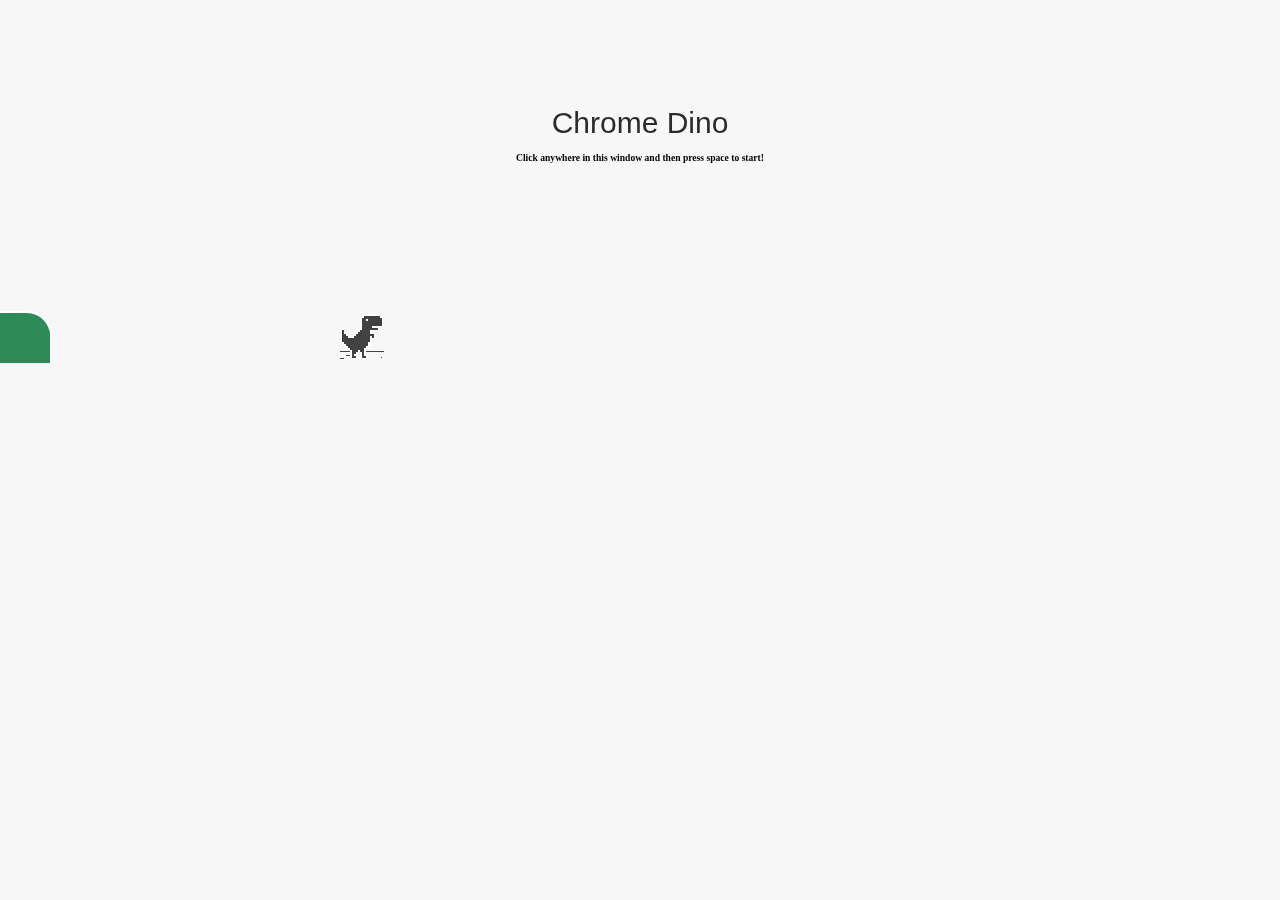
<file: games/chrome-dino.html>
<!DOCTYPE html>
<html lang="en" >

<head>
  <meta charset="utf-8">
<meta name="viewport" content="width=device-width, initial-scale=1.0,maximum-scale=1.0, user-scalable=no">
<title>Chrome Dino</title>
<link rel="stylesheet" href="/media/style.css" />
<style>
/* Copyright 2017 The Chromium Authors. All rights reserved.
 * Use of this source code is governed by a BSD-style license that can be
 * found in the LICENSE file. */

/* Don't use the main frame div when the error is in a subframe. */
/* Background color */
a {
  color: rgb(88, 88, 88);
}

body {
  background-color: rgb(247, 247, 247);
  color: rgb(100, 100, 100);
  font-family: sans-serif;
  height: 100%;
  width: 100%;
  position: relative;
  margin: 0;
  padding: 0;
}

/* Day & Night */
.offline {
  transition: -webkit-filter 1.5s cubic-bezier(0.65, 0.05, 0.36, 1),
              background-color 1.5s cubic-bezier(0.65, 0.05, 0.36, 1);
  will-change: -webkit-filter, background-color;
}

/* Color Invert */
.offline.inverted {
  -webkit-filter: invert(100%);
  background-color: #000;
}

.offline #main-message > p {
  display: none;
}

/* Laius pagutus */
.offline .interstitial-wrapper {
  color: #2b2b2b;
  font-size: 1em;
  line-height: 1.55;
  margin: 0 auto;
  max-width: 600px;
  padding-top: 100px;
  width: 100%;
}

/* Kõrgus paigutus */
.offline .runner-container {
  direction: ltr;
  height: 150px;
  max-width: 600px;
  overflow: hidden;
  position: absolute;
  top: 220px;/* Top */
  width: 44px;
}
/* Mängu leierid */
#main-content {
  display: none;
}
</style>

  
  
  
  

</head>


<body id="t" i18n-values=".style.fontFamily:fontfamily;.style.fontSize:fontsize" jstcache="0" class="offline" style="font-family: &quot;Segoe UI&quot;, Tahoma, sans-serif; font-size: 75%;">
  <span class="back" onclick="window.location.href='/app.html';"></span>
  <div class="interstitial-wrapper" style="font-size: 30px;text-align: center;font-family: Helvetica;" jstcache="0">Chrome Dino</div>
<div class="onlyforchrome" style="margin-top:5px;text-align:center;color:#ffffffff;margin-bottom:80px; font-size:.8em;line-height:1.2em;font-family: Georgia;" jstcache="0"><strong style="color:black">Click anywhere in this window and then press space to start!</strong><!--<a href="chrome://dino/" target="_blank" jstcache="0">
 <strong jstcache="0">chrome://dino/</strong></a>-->
  
  
  
  <div id="main-frame-error" class="interstitial-wrapper" jstcache="0">
    <div id="main-content" jstcache="0">
      <div class="icon icon-offline" jseval="updateIconClass(this.classList, iconClass)" alt="" jstcache="1" style="visibility: hidden;"></div>
      
    </div>
    
    <div id="details" class="hidden" jstcache="0">
      <div class="suggestions" jsselect="suggestionsDetails" jstcache="4" jsinstance="*0" style="display: none;">
        <div class="suggestion-header" jsvalues=".innerHTML:header" jstcache="11"></div>
        <div class="suggestion-body" jsvalues=".innerHTML:body" jstcache="12"></div>
      </div>
    </div>


    <div id="main-frame-error" class="interstitial-wrapper">
        <div id="main-content"><div class="icon icon-offline" alt=""></div>
  <div class="runner-container" style="width: 201px; height: 150px;"><canvas class="runner-canvas" width="201" height="150" style="width: 201px; height: 150px;"></canvas></div></div>
  <div id="main-content" jstcache="0">
    <img id="offline-resources-1x" src="[data-uri]" jstcache="0">
    <img id="offline-resources-2x" src="[data-uri]" jstcache="0">
   
 <template id="audio-resources" jstcache="0">
      <audio id="offline-sound-press" src="[data-uri]" i18n-processed=""></audio>
      <audio id="offline-sound-hit" src="[data-uri]" i18n-processed=""></audio>
      <audio id="offline-sound-reached" src="[data-uri]" i18n-processed=""></audio>
    </template>
	</div>
  
  
      <script id="rendered-js" >
// Force app size
var inApp = window.matchMedia('(display-mode: standalone)').matches || window.navigator.standalone === true;
if(inApp) {
  window.resizeTo(600, 500);
  window.addEventListener('resize', () => {
    window.resizeTo(600, 500);
  });
}
// Copyright (c) 2014 The Chromium Authors. All rights reserved.
// Use of this source code is governed by a BSD-style license that can be
// found in the LICENSE file.
(function() {
'use strict';
/**
 * T-Rex runner.
 * @param {string} outerContainerId Outer containing element id.
 * @param {Object} opt_config
 * @constructor
 * @export
 */
function Runner(outerContainerId, opt_config) {
  // Singleton
  if (Runner.instance_) {
    return Runner.instance_;
  }
  Runner.instance_ = this;
  this.outerContainerEl = document.querySelector(outerContainerId);
  this.containerEl = null;
  this.snackbarEl = null;
  this.config = opt_config || Runner.config;
  // Logical dimensions of the container.
  this.dimensions = Runner.defaultDimensions;
  this.canvas = null;
  this.canvasCtx = null;
  this.tRex = null;
  this.distanceMeter = null;
  this.distanceRan = 0;
  this.highestScore = 0;
  this.time = 0;
  this.runningTime = 0;
  this.msPerFrame = 1000 / FPS;
  this.currentSpeed = this.config.SPEED;
  this.obstacles = [];
  this.activated = false; // Whether the   has been activated.
  this.playing = false; // Whether the game is currently in play state.
  this.crashed = false;
  this.paused = false;
  this.inverted = false;
  this.invertTimer = 0;
  this.resizeTimerId_ = null;
  this.playCount = 0;
  // Sound FX.
  this.audioBuffer = null;
  this.soundFx = {};
  // Global web audio context for playing sounds.
  this.audioContext = null;
  // Images.
  this.images = {};
  this.imagesLoaded = 0;
  if (this.isDisabled()) {
    this.setupDisabledRunner();
  } else {
    this.loadImages();
  }
}
window['Runner'] = Runner;
/**
 * Default game width.
 * @const
 */
var DEFAULT_WIDTH = 600;
/**
 * Frames per second.
 * @const
 */
var FPS = 60;
/** @const */
var IS_HIDPI = window.devicePixelRatio > 1;
/** @const */
var IS_IOS = /iPad|iPhone|iPod/.test(window.navigator.platform);
/** @const */
var IS_MOBILE = /Android/.test(window.navigator.userAgent) || IS_IOS;
/** @const */
var IS_TOUCH_ENABLED = 'ontouchstart' in window;
/** @const */
var ARCADE_MODE_URL = 'chrome://dino/';
/**
 * Default game configuration.
 */
Runner.config = {
  ACCELERATION: 0.001,
  BG_CLOUD_SPEED: 0.2,
  BOTTOM_PAD: 10,
  // Scroll Y threshold at which the game can be activated.
  CANVAS_IN_VIEW_OFFSET: -10,
  CLEAR_TIME: 3000,
  CLOUD_FREQUENCY: 0.5,
  GAMEOVER_CLEAR_TIME: 750,
  GAP_COEFFICIENT: 0.6,
  GRAVITY: 0.6,
  INITIAL_JUMP_VELOCITY: 12,
  INVERT_FADE_DURATION: 12000,
  INVERT_DISTANCE: 700,
  MAX_BLINK_COUNT: 3,
  MAX_CLOUDS: 6,
  MAX_OBSTACLE_LENGTH: 3,
  MAX_OBSTACLE_DUPLICATION: 2,
  MAX_SPEED: 13,
  MIN_JUMP_HEIGHT: 35,
  MOBILE_SPEED_COEFFICIENT: 1.2,
  RESOURCE_TEMPLATE_ID: 'audio-resources',
  SPEED: 6,
  SPEED_DROP_COEFFICIENT: 3,
  ARCADE_MODE_INITIAL_TOP_POSITION: 35,
  ARCADE_MODE_TOP_POSITION_PERCENT: 0.1
};
/**
 * Default dimensions.
 * @enum {string}
 */
Runner.defaultDimensions = {
  WIDTH: DEFAULT_WIDTH,
  HEIGHT: 150
};
/**
 * CSS class names.
 * @enum {string}
 */
Runner.classes = {
  ARCADE_MODE: 'arcade-mode',
  CANVAS: 'runner-canvas',
  CONTAINER: 'runner-container',
  CRASHED: 'crashed',
  ICON: 'icon-offline',
  INVERTED: 'inverted',
  SNACKBAR: 'snackbar',
  SNACKBAR_SHOW: 'snackbar-show',
  TOUCH_CONTROLLER: 'controller'
};
/**
 * Sprite definition layout of the spritesheet.
 * @enum {Object}
 */
Runner.spriteDefinition = {
  LDPI: {
    CACTUS_LARGE: {x: 332, y: 2},
    CACTUS_SMALL: {x: 228, y: 2},
    CLOUD: {x: 86, y: 2},
    HORIZON: {x: 2, y: 54},
    MOON: {x: 484, y: 2},
    PTERODACTYL: {x: 134, y: 2},
    RESTART: {x: 2, y: 2},
    TEXT_SPRITE: {x: 655, y: 2},
    TREX: {x: 848, y: 2},
    STAR: {x: 645, y: 2}
  },
  HDPI: {
    CACTUS_LARGE: {x: 652, y: 2},
    CACTUS_SMALL: {x: 446, y: 2},
    CLOUD: {x: 166, y: 2},
    HORIZON: {x: 2, y: 104},
    MOON: {x: 954, y: 2},
    PTERODACTYL: {x: 260, y: 2},
    RESTART: {x: 2, y: 2},
    TEXT_SPRITE: {x: 1294, y: 2},
    TREX: {x: 1678, y: 2},
    STAR: {x: 1276, y: 2}
  }
};
/**
 * Sound FX. Reference to the ID of the audio tag on interstitial page.
 * @enum {string}
 */
Runner.sounds = {
  BUTTON_PRESS: 'offline-sound-press',
  HIT: 'offline-sound-hit',
  SCORE: 'offline-sound-reached'
};
/**
 * Key code mapping.
 * @enum {Object}
 */
Runner.keycodes = {
  JUMP: {'38': 1, '32': 1, '87': 1},  // Up, spacebar
  DUCK: {'40': 1, '83': 1},  // Down
  RESTART: {'13': 1}  // Enter
};
/**
 * Runner event names.
 * @enum {string}
 */
Runner.events = {
  ANIM_END: 'webkitAnimationEnd',
  CLICK: 'click',
  KEYDOWN: 'keydown',
  KEYUP: 'keyup',
  MOUSEDOWN: 'mousedown',
  MOUSEUP: 'mouseup',
  RESIZE: 'resize',
  TOUCHEND: 'touchend',
  TOUCHSTART: 'touchstart',
  VISIBILITY: 'visibilitychange',
  BLUR: 'blur',
  FOCUS: 'focus',
  LOAD: 'load'
};

    Runner.prototype = {
        /**
         * Whether the   has been disabled. CrOS enterprise enrolled devices.
         * @return {boolean}
         */
        isDisabled: function () {
            // return loadTimeData && loadTimeData.valueExists('disabled');
            return false;
        },




  /**
   * For disabled instances, set up a snackbar with the disabled message.
   */
  setupDisabledRunner: function() {
    this.containerEl = document.createElement('div');
    this.containerEl.className = Runner.classes.SNACKBAR;
    this.containerEl.textContent = loadTimeData.getValue('disabled');
    this.outerContainerEl.appendChild(this.containerEl);
    // Show notification when the activation key is pressed.
    document.addEventListener(Runner.events.KEYDOWN, function(e) {
      if (Runner.keycodes.JUMP[e.keyCode]) {
        this.containerEl.classList.add(Runner.classes.SNACKBAR_SHOW);
        document.querySelector('.icon').classList.add('icon-disabled');
      }
    }.bind(this));
  },
  
  /**
   * Setting individual settings for debugging.
   * @param {string} setting
   * @param {*} value
   */
  updateConfigSetting: function(setting, value) {
    if (setting in this.config && value != undefined) {
      this.config[setting] = value;
      switch (setting) {
        case 'GRAVITY':
        case 'MIN_JUMP_HEIGHT':
        case 'SPEED_DROP_COEFFICIENT':
          this.tRex.config[setting] = value;
          break;
        case 'INITIAL_JUMP_VELOCITY':
          this.tRex.setJumpVelocity(value);
          break;
        case 'SPEED':
          this.setSpeed(value);
          break;
      }
    }
  },
  
  /**
   * Cache the appropriate image sprite from the page and get the sprite sheet
   * definition.
   */
  loadImages: function() {
    if (IS_HIDPI) {
      Runner.imageSprite = document.getElementById('offline-resources-2x');
      this.spriteDef = Runner.spriteDefinition.HDPI;
    } else {
      Runner.imageSprite = document.getElementById('offline-resources-1x');
      this.spriteDef = Runner.spriteDefinition.LDPI;
    }
    if (Runner.imageSprite.complete) {
      this.init();
    } else {
      // If the images are not yet loaded, add a listener.
      Runner.imageSprite.addEventListener(Runner.events.LOAD,
          this.init.bind(this));
    }
  },
  /**
   * Load and decode base 64 encoded sounds.
   */
  loadSounds: function() {
    if (!IS_IOS) {
      this.audioContext = new AudioContext();
      var resourceTemplate =
          document.getElementById(this.config.RESOURCE_TEMPLATE_ID).content;
      for (var sound in Runner.sounds) {
        var soundSrc =
            resourceTemplate.getElementById(Runner.sounds[sound]).src;
        soundSrc = soundSrc.substr(soundSrc.indexOf(',') + 1);
        var buffer = decodeBase64ToArrayBuffer(soundSrc);
        // Async, so no guarantee of order in array.
        this.audioContext.decodeAudioData(buffer, function(index, audioData) {
            this.soundFx[index] = audioData;
          }.bind(this, sound));
      }
    }
  },

  /**
   * Sets the game speed. Adjust the speed accordingly if on a smaller screen.
   * @param {number} opt_speed
   */
  setSpeed: function(opt_speed) {
    var speed = opt_speed || this.currentSpeed;
    // Reduce the speed on smaller mobile screens.
    if (this.dimensions.WIDTH < DEFAULT_WIDTH) {
      var mobileSpeed = speed * this.dimensions.WIDTH / DEFAULT_WIDTH *
          this.config.MOBILE_SPEED_COEFFICIENT;
      this.currentSpeed = mobileSpeed > speed ? speed : mobileSpeed;
    } else if (opt_speed) {
      this.currentSpeed = opt_speed;
    }
  },

  /**
   * Game initialiser.
   */
  init: function() {
    // Hide the static icon.
    document.querySelector('.' + Runner.classes.ICON).style.visibility =
        'hidden';
    this.adjustDimensions();
    this.setSpeed();
    this.containerEl = document.createElement('div');
    this.containerEl.className = Runner.classes.CONTAINER;
    // Player canvas container.
    this.canvas = createCanvas(this.containerEl, this.dimensions.WIDTH,
        this.dimensions.HEIGHT, Runner.classes.PLAYER);
    this.canvasCtx = this.canvas.getContext('2d');
    this.canvasCtx.fillStyle = '#f7f7f7';
    this.canvasCtx.fill();
    Runner.updateCanvasScaling(this.canvas);
    // Horizon contains clouds, obstacles and the ground.
    this.horizon = new Horizon(this.canvas, this.spriteDef, this.dimensions,
        this.config.GAP_COEFFICIENT);
    // Distance meter
    this.distanceMeter = new DistanceMeter(this.canvas,
          this.spriteDef.TEXT_SPRITE, this.dimensions.WIDTH);
    // Draw t-rex
    this.tRex = new Trex(this.canvas, this.spriteDef.TREX);
    this.outerContainerEl.appendChild(this.containerEl);
    if (IS_MOBILE) {
      this.createTouchController();
    }
    this.startListening();
    this.update();
    window.addEventListener(Runner.events.RESIZE,
        this.debounceResize.bind(this));
  },
  /**
   * Create the touch controller. A div that covers whole screen.
   */
  createTouchController: function() {
    this.touchController = document.createElement('div');
    this.touchController.className = Runner.classes.TOUCH_CONTROLLER;
  },
  /**
   * Debounce the resize event.
   */
  debounceResize: function() {
    if (!this.resizeTimerId_) {
      this.resizeTimerId_ =
          setInterval(this.adjustDimensions.bind(this), 250);
    }
  },
  /**
   * Adjust game space dimensions on resize.
   */
  adjustDimensions: function() {
    clearInterval(this.resizeTimerId_);
    this.resizeTimerId_ = null;
    var boxStyles = window.getComputedStyle(this.outerContainerEl);
    var padding = Number(boxStyles.paddingLeft.substr(0,
        boxStyles.paddingLeft.length - 2));
    this.dimensions.WIDTH = this.outerContainerEl.offsetWidth - padding * 2;
	this.dimensions.WIDTH = Math.min(DEFAULT_WIDTH, this.dimensions.WIDTH);
		
		
		
		
		
		
		
		
		
    // Redraw the elements back onto the canvas.
    if (this.canvas) {
      this.canvas.width = this.dimensions.WIDTH;
      this.canvas.height = this.dimensions.HEIGHT;
      Runner.updateCanvasScaling(this.canvas);
      this.distanceMeter.calcXPos(this.dimensions.WIDTH);
      this.clearCanvas();
      this.horizon.update(0, 0, true);
      this.tRex.update(0);
      // Outer container and distance meter.
      if (this.playing || this.crashed || this.paused) {
        this.containerEl.style.width = this.dimensions.WIDTH + 'px';
        this.containerEl.style.height = this.dimensions.HEIGHT + 'px';
        this.distanceMeter.update(0, Math.ceil(this.distanceRan));
        this.stop();
      } else {
        this.tRex.draw(0, 0);
      }
      // Game over panel.
      if (this.crashed && this.gameOverPanel) {
        this.gameOverPanel.updateDimensions(this.dimensions.WIDTH);
        this.gameOverPanel.draw();
      }
    }
  },

  /**
   * Play the game intro.
   * Canvas container width expands out to the full width.
   */
  playIntro: function() {
    if (!this.activated && !this.crashed) {
      this.playingIntro = true;
      this.tRex.playingIntro = true;
      // CSS animation definition.
      var keyframes = '@-webkit-keyframes intro { ' +
            'from { width:' + Trex.config.WIDTH + 'px }' +
            'to { width: ' + this.dimensions.WIDTH + 'px }' +
          '}';
      document.styleSheets[0].insertRule(keyframes, 0);
      this.containerEl.addEventListener(Runner.events.ANIM_END,
          this.startGame.bind(this));
      this.containerEl.style.webkitAnimation = 'intro .4s ease-out 1 both';
      this.containerEl.style.width = this.dimensions.WIDTH + 'px';
      if (this.touchController) {
        this.outerContainerEl.appendChild(this.touchController);
      }
      this.playing = true;
      this.activated = true;
    } else if (this.crashed) {
      this.restart();
    }
  },


        /**
         * Update the game status to started.
         */
        startGame: function () {
			this.isArcadeMode = 1;
			this.setArcadeMode = false;
            this.runningTime = 0;
            this.playingIntro = false;
            this.tRex.playingIntro = false;
            this.containerEl.style.webkitAnimation = '';
            this.playCount++;

    // Handle tabbing off the page. Pause the current game.
    document.addEventListener(Runner.events.VISIBILITY,
          this.onVisibilityChange.bind(this));
    window.addEventListener(Runner.events.BLUR,
          this.onVisibilityChange.bind(this));
    window.addEventListener(Runner.events.FOCUS,
          this.onVisibilityChange.bind(this));
  },
  clearCanvas: function() {
    this.canvasCtx.clearRect(0, 0, this.dimensions.WIDTH,
        this.dimensions.HEIGHT);
  },
  
  /**
   * Update the game frame and schedules the next one.
   */
  update: function() {
    this.updatePending = false;
    var now = getTimeStamp();
    var deltaTime = now - (this.time || now);
    this.time = now;
    if (this.playing) {
      this.clearCanvas();
      if (this.tRex.jumping) {
        this.tRex.updateJump(deltaTime);
      }
      this.runningTime += deltaTime;
      var hasObstacles = this.runningTime > this.config.CLEAR_TIME;
      // First jump triggers the intro.
      if (this.tRex.jumpCount == 1 && !this.playingIntro) {
        this.playIntro();
      }
      // The horizon doesn't move until the intro is over.
      if (this.playingIntro) {
        this.horizon.update(0, this.currentSpeed, hasObstacles);
      } else {
        deltaTime = !this.activated ? 0 : deltaTime;
        this.horizon.update(deltaTime, this.currentSpeed, hasObstacles,
            this.inverted);
      }
      // Check for collisions.
      var collision = hasObstacles &&
          checkForCollision(this.horizon.obstacles[0], this.tRex);
      if (!collision) {
        this.distanceRan += this.currentSpeed * deltaTime / this.msPerFrame;
        if (this.currentSpeed < this.config.MAX_SPEED) {
          this.currentSpeed += this.config.ACCELERATION;
        }
      } else {
        this.gameOver();
      }
      var playAchievementSound = this.distanceMeter.update(deltaTime,
          Math.ceil(this.distanceRan));
      if (playAchievementSound) {
        this.playSound(this.soundFx.SCORE);
      }

      // Night mode.
      if (this.invertTimer > this.config.INVERT_FADE_DURATION) {
        this.invertTimer = 0;
        this.invertTrigger = false;
        this.invert();
      } else if (this.invertTimer) {
        this.invertTimer += deltaTime;
      } else {
        var actualDistance =
            this.distanceMeter.getActualDistance(Math.ceil(this.distanceRan));
        if (actualDistance > 0) {
          this.invertTrigger = !(actualDistance %
              this.config.INVERT_DISTANCE);
          if (this.invertTrigger && this.invertTimer === 0) {
            this.invertTimer += deltaTime;
            this.invert();
          }
        }
      }
    }
    if (this.playing || (!this.activated &&
        this.tRex.blinkCount < Runner.config.MAX_BLINK_COUNT)) {
      this.tRex.update(deltaTime);
      this.scheduleNextUpdate();
    }
  },
				
  /**
   * Event handler.
   */
  handleEvent: function(e) {
    return (function(evtType, events) {
      switch (evtType) {
        case events.KEYDOWN:
        case events.TOUCHSTART:
        case events.MOUSEDOWN:
          this.onKeyDown(e);
          break;
        case events.KEYUP:
        case events.TOUCHEND:
        case events.MOUSEUP:
          this.onKeyUp(e);
          break;
      }
    }.bind(this))(e.type, Runner.events);
  },	
  
   /**
   * Bind relevant key / mouse / touch listeners.
   */
  startListening: function() {
    // Keys.
    document.addEventListener(Runner.events.KEYDOWN, this);
    document.addEventListener(Runner.events.KEYUP, this);
    if (IS_MOBILE) {
      // Mobile only touch devices.
      this.touchController.addEventListener(Runner.events.TOUCHSTART, this);
      this.touchController.addEventListener(Runner.events.TOUCHEND, this);
      this.containerEl.addEventListener(Runner.events.TOUCHSTART, this);
    } else {
      // Mouse.
      document.addEventListener(Runner.events.MOUSEDOWN, this);
      document.addEventListener(Runner.events.MOUSEUP, this);
    }
  },

  /**
   * Remove all listeners.
   */
  stopListening: function() {
    document.removeEventListener(Runner.events.KEYDOWN, this);
    document.removeEventListener(Runner.events.KEYUP, this);
    if (IS_MOBILE) {
      this.touchController.removeEventListener(Runner.events.TOUCHSTART, this);
      this.touchController.removeEventListener(Runner.events.TOUCHEND, this);
      this.containerEl.removeEventListener(Runner.events.TOUCHSTART, this);
    } else {
      document.removeEventListener(Runner.events.MOUSEDOWN, this);
      document.removeEventListener(Runner.events.MOUSEUP, this);
    }
  },
  /**
   * Process keydown.
   * @param {Event} e
   */
  onKeyDown: function(e) {
    // Prevent native page scrolling whilst tapping on mobile.
    if (IS_MOBILE && this.playing) {
      e.preventDefault();
    }
    if (!this.crashed && !this.paused) {
      if (Runner.keycodes.JUMP[e.keyCode] ||
          e.type == Runner.events.TOUCHSTART) {
        e.preventDefault();
        // Starting the game for the first time.
        if (!this.playing) {
          this.loadSounds();
          this.playing = true;
          this.update();
          if (window.errorPageController) {
            errorPageController.track();
          }
        }
        // Start jump.
        if (!this.tRex.jumping && !this.tRex.ducking) {
          this.playSound(this.soundFx.BUTTON_PRESS);
          this.tRex.startJump(this.currentSpeed);
        }
      } else if (this.playing && Runner.keycodes.DUCK[e.keyCode]) {
        e.preventDefault();
        if (this.tRex.jumping) {
          // Speed drop, activated only when jump key is not pressed.
          this.tRex.setSpeedDrop();
        } else if (!this.tRex.jumping && !this.tRex.ducking) {
          // Duck.
          this.tRex.setDuck(true);
        }
      }
    } else if (this.crashed && e.type == Runner.events.TOUCHSTART &&
        e.currentTarget == this.containerEl) {
      this.restart();
    }
  },


        /**
         * Process keydown.
         * @param {Event} e
         */
        onKeyDown: function (e) {
            // Prevent native page scrolling whilst tapping on mobile.
            if (IS_MOBILE && this.playing) {
                e.preventDefault();
            }

            if (e.target != this.detailsButton) {
                if (!this.crashed && (Runner.keycodes.JUMP[e.keyCode] ||
                    e.type == Runner.events.TOUCHSTART)) {
                    if (!this.playing) {
                        this.loadSounds();
                        this.playing = true;
                        this.update();
                        if (window.errorPageController) {
                            errorPageController.track();
                        }
                    }
                    //  Play sound effect and jump on starting the game for the first time.
                    if (!this.tRex.jumping && !this.tRex.ducking) {
                        this.playSound(this.soundFx.BUTTON_PRESS);
                        this.tRex.startJump(this.currentSpeed);
                    }
                }

                if (this.crashed && e.type == Runner.events.TOUCHSTART &&
                    e.currentTarget == this.containerEl) {
                    this.restart();
                }
            }

            if (this.playing && !this.crashed && Runner.keycodes.DUCK[e.keyCode]) {
                e.preventDefault();
                if (this.tRex.jumping) {
                    // Speed drop, activated only when jump key is not pressed.
                    this.tRex.setSpeedDrop();
                } else if (!this.tRex.jumping && !this.tRex.ducking) {
                    // Duck.
                    this.tRex.setDuck(true);
                }
            }
        },


  /**
   * Process keydown.
   * @param {Event} e
   */
  onKeyDown: function(e) {
    // Prevent native page scrolling whilst tapping on mobile.
    if (IS_MOBILE && this.playing) {
      e.preventDefault();
    }
    if (!this.crashed && !this.paused) {
      if (Runner.keycodes.JUMP[e.keyCode] ||
          e.type == Runner.events.TOUCHSTART) {
        e.preventDefault();
        // Starting the game for the first time.
        if (!this.playing) {
          this.loadSounds();
          this.playing = true;
          this.update();
          if (window.errorPageController) {
            errorPageController.track();
          }
        }
        // Start jump.
        if (!this.tRex.jumping && !this.tRex.ducking) {
          this.playSound(this.soundFx.BUTTON_PRESS);
          this.tRex.startJump(this.currentSpeed);
        }
      } else if (this.playing && Runner.keycodes.DUCK[e.keyCode]) {
        e.preventDefault();
        if (this.tRex.jumping) {
          // Speed drop, activated only when jump key is not pressed.
          this.tRex.setSpeedDrop();
        } else if (!this.tRex.jumping && !this.tRex.ducking) {
          // Duck.
          this.tRex.setDuck(true);
        }
      }
    } else if (this.crashed && e.type == Runner.events.TOUCHSTART &&
        e.currentTarget == this.containerEl) {
      this.restart();
    }
  },
  /**
   * Process key up.
   * @param {Event} e
   */
  onKeyUp: function(e) {
    var keyCode = String(e.keyCode);
    var isjumpKey = Runner.keycodes.JUMP[keyCode] ||
       e.type == Runner.events.TOUCHEND ||
       e.type == Runner.events.MOUSEDOWN;
    if (this.isRunning() && isjumpKey) {
      this.tRex.endJump();
    } else if (Runner.keycodes.DUCK[keyCode]) {
      this.tRex.speedDrop = false;
      this.tRex.setDuck(false);
    } else if (this.crashed) {
      // Check that enough time has elapsed before allowing jump key to restart.
      var deltaTime = getTimeStamp() - this.time;
      if (Runner.keycodes.RESTART[keyCode] || this.isLeftClickOnCanvas(e) ||
          (deltaTime >= this.config.GAMEOVER_CLEAR_TIME &&
          Runner.keycodes.JUMP[keyCode])) {
        this.restart();
      }
    } else if (this.paused && isjumpKey) {
      // Reset the jump state
      this.tRex.reset();
      this.play();
    }
  },
  /**
   * Returns whether the event was a left click on canvas.
   * On Windows right click is registered as a click.
   * @param {Event} e
   * @return {boolean}
   */
  isLeftClickOnCanvas: function(e) {
    return e.button != null && e.button < 2 &&
        e.type == Runner.events.MOUSEUP && e.target == this.canvas;
  },
  /**
   * RequestAnimationFrame wrapper.
   */
  scheduleNextUpdate: function() {
    if (!this.updatePending) {
      this.updatePending = true;
      this.raqId = requestAnimationFrame(this.update.bind(this));
    }
  },
  /**
   * Whether the game is running.
   * @return {boolean}
   */
  isRunning: function() {
    return !!this.raqId;
  },
  /**
   * Game over state.
   */
  gameOver: function() {
    this.playSound(this.soundFx.HIT);
    vibrate(200);
	
    this.stop();
    this.crashed = true;
    this.distanceMeter.acheivement = false;
	
    this.tRex.update(100, Trex.status.CRASHED);
	
    // Game over panel.
    if (!this.gameOverPanel) {
      this.gameOverPanel = new GameOverPanel(this.canvas,
          this.spriteDef.TEXT_SPRITE, this.spriteDef.RESTART,
          this.dimensions);
    } else {
      this.gameOverPanel.draw();
    }
    // Update the high score.
    if (this.distanceRan > this.highestScore) {
      this.highestScore = Math.ceil(this.distanceRan);
      this.distanceMeter.setHighScore(this.highestScore);
    }
    // Reset the time clock.
    this.time = getTimeStamp();
  },
  stop: function() {
    this.playing = false;
    this.paused = true;
    cancelAnimationFrame(this.raqId);
    this.raqId = 0;
  },
  play: function() {
    if (!this.crashed) {
      this.playing = true;
      this.paused = false;
      this.tRex.update(0, Trex.status.RUNNING);
      this.time = getTimeStamp();
      this.update();
    }
  },
  restart: function() {
    if (!this.raqId) {
      this.playCount++;
      this.runningTime = 0;
      this.playing = true;
      this.paused = false;
      this.crashed = false;
      this.distanceRan = 0;
      this.setSpeed(this.config.SPEED);
      this.time = getTimeStamp();
      this.containerEl.classList.remove(Runner.classes.CRASHED);
      this.clearCanvas();
      this.distanceMeter.reset(this.highestScore);
      this.horizon.reset();
      this.tRex.reset();
      this.playSound(this.soundFx.BUTTON_PRESS);
      this.invert(true);
      this.update();
    }
  },

  /**
   * Pause the game if the tab is not in focus.
   */
  onVisibilityChange: function(e) {
    if (document.hidden || document.webkitHidden || e.type == 'blur' ||
      document.visibilityState != 'visible') {
      this.stop();
    } else if (!this.crashed) {
      this.tRex.reset();
      this.play();
    }
  },
  /**
   * Play a sound.
   * @param {SoundBuffer} soundBuffer
   */
  playSound: function(soundBuffer) {
    if (soundBuffer) {
      var sourceNode = this.audioContext.createBufferSource();
      sourceNode.buffer = soundBuffer;
      sourceNode.connect(this.audioContext.destination);
      sourceNode.start(0);
    }
  },
  /**
   * Inverts the current page / canvas colors.
   * @param {boolean} Whether to reset colors.
   */
  invert: function(reset) {
    if (reset) {
      document.body.classList.toggle(Runner.classes.INVERTED, false);
      this.invertTimer = 0;
      this.inverted = false;
    } else {
      this.inverted = document.body.classList.toggle(Runner.classes.INVERTED,
          this.invertTrigger);
    }
  }
};


 /**
 * Updates the canvas size taking into
 * account the backing store pixel ratio and
 * the device pixel ratio.
 *
 * See article by Paul Lewis:
 * http://www.html5rocks.com/en/tutorials/canvas/hidpi/
 *
 * @param {HTMLCanvasElement} canvas
 * @param {number} opt_width
 * @param {number} opt_height
 * @return {boolean} Whether the canvas was scaled.
 */
Runner.updateCanvasScaling = function(canvas, opt_width, opt_height) {
  var context = canvas.getContext('2d');
  // Query the various pixel ratios
  var devicePixelRatio = Math.floor(window.devicePixelRatio) || 1;
  var backingStoreRatio = Math.floor(context.webkitBackingStorePixelRatio) || 1;
  var ratio = devicePixelRatio / backingStoreRatio;
  // Upscale the canvas if the two ratios don't match
  if (devicePixelRatio !== backingStoreRatio) {
    var oldWidth = opt_width || canvas.width;
    var oldHeight = opt_height || canvas.height;
    canvas.width = oldWidth * ratio;
    canvas.height = oldHeight * ratio;
    canvas.style.width = oldWidth + 'px';
    canvas.style.height = oldHeight + 'px';
    // Scale the context to counter the fact that we've manually scaled
    // our canvas element.
    context.scale(ratio, ratio);
    return true;
  } else if (devicePixelRatio == 1) {
    // Reset the canvas width / height. Fixes scaling bug when the page is
    // zoomed and the devicePixelRatio changes accordingly.
    canvas.style.width = canvas.width + 'px';
    canvas.style.height = canvas.height + 'px';
  }
  return false;
};
/**
 * Get random number.
 * @param {number} min
 * @param {number} max
 * @param {number}
 */
function getRandomNum(min, max) {
  return Math.floor(Math.random() * (max - min + 1)) + min;
}
/**
 * Vibrate on mobile devices.
 * @param {number} duration Duration of the vibration in milliseconds.
 */
function vibrate(duration) {
  if (IS_MOBILE && window.navigator.vibrate) {
    window.navigator.vibrate(duration);
  }
}
/**
 * Create canvas element.
 * @param {HTMLElement} container Element to append canvas to.
 * @param {number} width
 * @param {number} height
 * @param {string} opt_classname
 * @return {HTMLCanvasElement}
 */
function createCanvas(container, width, height, opt_classname) {
  var canvas = document.createElement('canvas');
  canvas.className = opt_classname ? Runner.classes.CANVAS + ' ' +
      opt_classname : Runner.classes.CANVAS;
  canvas.width = width;
  canvas.height = height;
  container.appendChild(canvas);
  return canvas;
}
/**
 * Decodes the base 64 audio to ArrayBuffer used by Web Audio.
 * @param {string} base64String
 */
function decodeBase64ToArrayBuffer(base64String) {
  var len = (base64String.length / 4) * 3;
  var str = atob(base64String);
  var arrayBuffer = new ArrayBuffer(len);
  var bytes = new Uint8Array(arrayBuffer);
  for (var i = 0; i < len; i++) {
    bytes[i] = str.charCodeAt(i);
  }
  return bytes.buffer;
}
/**
 * Return the current timestamp.
 * @return {number}
 */
function getTimeStamp() {
  return IS_IOS ? new Date().getTime() : performance.now();
}
//******************************************************************************
/**
 * Game over panel.
 * @param {!HTMLCanvasElement} canvas
 * @param {Object} textImgPos
 * @param {Object} restartImgPos
 * @param {!Object} dimensions Canvas dimensions.
 * @constructor
 */
function GameOverPanel(canvas, textImgPos, restartImgPos, dimensions) {
  this.canvas = canvas;
  this.canvasCtx = canvas.getContext('2d');
  this.canvasDimensions = dimensions;
  this.textImgPos = textImgPos;
  this.restartImgPos = restartImgPos;
  this.draw();
};
/**
 * Dimensions used in the panel.
 * @enum {number}
 */
GameOverPanel.dimensions = {
  TEXT_X: 0,
  TEXT_Y: 13,
  TEXT_WIDTH: 191,
  TEXT_HEIGHT: 11,
  RESTART_WIDTH: 36,
  RESTART_HEIGHT: 32
};
GameOverPanel.prototype = {
  /**
   * Update the panel dimensions.
   * @param {number} width New canvas width.
   * @param {number} opt_height Optional new canvas height.
   */
  updateDimensions: function(width, opt_height) {
    this.canvasDimensions.WIDTH = width;
    if (opt_height) {
      this.canvasDimensions.HEIGHT = opt_height;
    }
  },
  /**
   * Draw the panel.
   */
  draw: function() {
    var dimensions = GameOverPanel.dimensions;
    var centerX = this.canvasDimensions.WIDTH / 2;
    // Game over text.
    var textSourceX = dimensions.TEXT_X;
    var textSourceY = dimensions.TEXT_Y;
    var textSourceWidth = dimensions.TEXT_WIDTH;
    var textSourceHeight = dimensions.TEXT_HEIGHT;
    var textTargetX = Math.round(centerX - (dimensions.TEXT_WIDTH / 2));
    var textTargetY = Math.round((this.canvasDimensions.HEIGHT - 25) / 3);
    var textTargetWidth = dimensions.TEXT_WIDTH;
    var textTargetHeight = dimensions.TEXT_HEIGHT;
    var restartSourceWidth = dimensions.RESTART_WIDTH;
    var restartSourceHeight = dimensions.RESTART_HEIGHT;
    var restartTargetX = centerX - (dimensions.RESTART_WIDTH / 2);
    var restartTargetY = this.canvasDimensions.HEIGHT / 2;
    if (IS_HIDPI) {
      textSourceY *= 2;
      textSourceX *= 2;
      textSourceWidth *= 2;
      textSourceHeight *= 2;
      restartSourceWidth *= 2;
      restartSourceHeight *= 2;
    }
    textSourceX += this.textImgPos.x;
    textSourceY += this.textImgPos.y;
    // Game over text from sprite.
    this.canvasCtx.drawImage(Runner.imageSprite,
        textSourceX, textSourceY, textSourceWidth, textSourceHeight,
        textTargetX, textTargetY, textTargetWidth, textTargetHeight);
    // Restart button.
    this.canvasCtx.drawImage(Runner.imageSprite,
        this.restartImgPos.x, this.restartImgPos.y,
        restartSourceWidth, restartSourceHeight,
        restartTargetX, restartTargetY, dimensions.RESTART_WIDTH,
        dimensions.RESTART_HEIGHT);
  }
};
//******************************************************************************
/**
 * Check for a collision.
 * @param {!Obstacle} obstacle
 * @param {!Trex} tRex T-rex object.
 * @param {HTMLCanvasContext} opt_canvasCtx Optional canvas context for drawing
 *    collision boxes.
 * @return {Array<CollisionBox>}
 */
function checkForCollision(obstacle, tRex, opt_canvasCtx) {
  var obstacleBoxXPos = Runner.defaultDimensions.WIDTH + obstacle.xPos;
  // Adjustments are made to the bounding box as there is a 1 pixel white
  // border around the t-rex and obstacles.
  var tRexBox = new CollisionBox(
      tRex.xPos + 1,
      tRex.yPos + 1,
      tRex.config.WIDTH - 2,
      tRex.config.HEIGHT - 2);
  var obstacleBox = new CollisionBox(
      obstacle.xPos + 1,
      obstacle.yPos + 1,
      obstacle.typeConfig.width * obstacle.size - 2,
      obstacle.typeConfig.height - 2);
  // Debug outer box
  if (opt_canvasCtx) {
    drawCollisionBoxes(opt_canvasCtx, tRexBox, obstacleBox);
  }
  // Simple outer bounds check.
  if (boxCompare(tRexBox, obstacleBox)) {
    var collisionBoxes = obstacle.collisionBoxes;
    var tRexCollisionBoxes = tRex.ducking ?
        Trex.collisionBoxes.DUCKING : Trex.collisionBoxes.RUNNING;
    // Detailed axis aligned box check.
    for (var t = 0; t < tRexCollisionBoxes.length; t++) {
      for (var i = 0; i < collisionBoxes.length; i++) {
        // Adjust the box to actual positions.
        var adjTrexBox =
            createAdjustedCollisionBox(tRexCollisionBoxes[t], tRexBox);
        var adjObstacleBox =
            createAdjustedCollisionBox(collisionBoxes[i], obstacleBox);
        var crashed = boxCompare(adjTrexBox, adjObstacleBox);
        // Draw boxes for debug.
        if (opt_canvasCtx) {
          drawCollisionBoxes(opt_canvasCtx, adjTrexBox, adjObstacleBox);
        }
        if (crashed) {
          return [adjTrexBox, adjObstacleBox];
        }
      }
    }
  }
  return false;
};
/**
 * Adjust the collision box.
 * @param {!CollisionBox} box The original box.
 * @param {!CollisionBox} adjustment Adjustment box.
 * @return {CollisionBox} The adjusted collision box object.
 */
function createAdjustedCollisionBox(box, adjustment) {
  return new CollisionBox(
      box.x + adjustment.x,
      box.y + adjustment.y,
      box.width,
      box.height);
};
/**
 * Draw the collision boxes for debug.
 */
function drawCollisionBoxes(canvasCtx, tRexBox, obstacleBox) {
  canvasCtx.save();
  canvasCtx.strokeStyle = '#f00';
  canvasCtx.strokeRect(tRexBox.x, tRexBox.y, tRexBox.width, tRexBox.height);
  canvasCtx.strokeStyle = '#0f0';
  canvasCtx.strokeRect(obstacleBox.x, obstacleBox.y,
      obstacleBox.width, obstacleBox.height);
  canvasCtx.restore();
};
/**
 * Compare two collision boxes for a collision.
 * @param {CollisionBox} tRexBox
 * @param {CollisionBox} obstacleBox
 * @return {boolean} Whether the boxes intersected.
 */
function boxCompare(tRexBox, obstacleBox) {
  var crashed = false;
  var tRexBoxX = tRexBox.x;
  var tRexBoxY = tRexBox.y;
  var obstacleBoxX = obstacleBox.x;
  var obstacleBoxY = obstacleBox.y;
  // Axis-Aligned Bounding Box method.
  if (tRexBox.x < obstacleBoxX + obstacleBox.width &&
      tRexBox.x + tRexBox.width > obstacleBoxX &&
      tRexBox.y < obstacleBox.y + obstacleBox.height &&
      tRexBox.height + tRexBox.y > obstacleBox.y) {
    crashed = true;
  }
  return crashed;
};
//******************************************************************************
/**
 * Collision box object.
 * @param {number} x X position.
 * @param {number} y Y Position.
 * @param {number} w Width.
 * @param {number} h Height.
 */
function CollisionBox(x, y, w, h) {
  this.x = x;
  this.y = y;
  this.width = w;
  this.height = h;
};
//******************************************************************************
/**
 * Obstacle.
 * @param {HTMLCanvasCtx} canvasCtx
 * @param {Obstacle.type} type
 * @param {Object} spritePos Obstacle position in sprite.
 * @param {Object} dimensions
 * @param {number} gapCoefficient Mutipler in determining the gap.
 * @param {number} speed
 * @param {number} opt_xOffset
 */
function Obstacle(canvasCtx, type, spriteImgPos, dimensions,
    gapCoefficient, speed, opt_xOffset) {
  this.canvasCtx = canvasCtx;
  this.spritePos = spriteImgPos;
  this.typeConfig = type;
  this.gapCoefficient = gapCoefficient;
  this.size = getRandomNum(1, Obstacle.MAX_OBSTACLE_LENGTH);
  this.dimensions = dimensions;
  this.remove = false;
  this.xPos = dimensions.WIDTH + (opt_xOffset || 0);
  this.yPos = 0;
  this.width = 0;
  this.collisionBoxes = [];
  this.gap = 0;
  this.speedOffset = 0;
  // For animated obstacles.
  this.currentFrame = 0;
  this.timer = 0;
  this.init(speed);
};
/**
 * Coefficient for calculating the maximum gap.
 * @const
 */
Obstacle.MAX_GAP_COEFFICIENT = 1.5;
/**
 * Maximum obstacle grouping count.
 * @const
 */
Obstacle.MAX_OBSTACLE_LENGTH = 3,
Obstacle.prototype = {
  /**
   * Initialise the DOM for the obstacle.
   * @param {number} speed
   */
  init: function(speed) {
    this.cloneCollisionBoxes();
    // Only allow sizing if we're at the right speed.
    if (this.size > 1 && this.typeConfig.multipleSpeed > speed) {
      this.size = 1;
    }
    this.width = this.typeConfig.width * this.size;
    // Check if obstacle can be positioned at various heights.
    if (Array.isArray(this.typeConfig.yPos))  {
      var yPosConfig = IS_MOBILE ? this.typeConfig.yPosMobile :
          this.typeConfig.yPos;
      this.yPos = yPosConfig[getRandomNum(0, yPosConfig.length - 1)];
    } else {
      this.yPos = this.typeConfig.yPos;
    }
    this.draw();
    // Make collision box adjustments,
    // Central box is adjusted to the size as one box.
    //      ____        ______        ________
    //    _|   |-|    _|     |-|    _|       |-|
    //   | |<->| |   | |<--->| |   | |<----->| |
    //   | | 1 | |   | |  2  | |   | |   3   | |
    //   |_|___|_|   |_|_____|_|   |_|_______|_|
    //
    if (this.size > 1) {
      this.collisionBoxes[1].width = this.width - this.collisionBoxes[0].width -
          this.collisionBoxes[2].width;
      this.collisionBoxes[2].x = this.width - this.collisionBoxes[2].width;
    }
    // For obstacles that go at a different speed from the horizon.
    if (this.typeConfig.speedOffset) {
      this.speedOffset = Math.random() > 0.5 ? this.typeConfig.speedOffset :
          -this.typeConfig.speedOffset;
    }
    this.gap = this.getGap(this.gapCoefficient, speed);
  },
  /**
   * Draw and crop based on size.
   */
  draw: function() {
    var sourceWidth = this.typeConfig.width;
    var sourceHeight = this.typeConfig.height;
    if (IS_HIDPI) {
      sourceWidth = sourceWidth * 2;
      sourceHeight = sourceHeight * 2;
    }
    // X position in sprite.
    var sourceX = (sourceWidth * this.size) * (0.5 * (this.size - 1)) +
        this.spritePos.x;
    // Animation frames.
    if (this.currentFrame > 0) {
      sourceX += sourceWidth * this.currentFrame;
    }
    this.canvasCtx.drawImage(Runner.imageSprite,
      sourceX, this.spritePos.y,
      sourceWidth * this.size, sourceHeight,
      this.xPos, this.yPos,
      this.typeConfig.width * this.size, this.typeConfig.height);
  },
  /**
   * Obstacle frame update.
   * @param {number} deltaTime
   * @param {number} speed
   */
  update: function(deltaTime, speed) {
    if (!this.remove) {
      if (this.typeConfig.speedOffset) {
        speed += this.speedOffset;
      }
      this.xPos -= Math.floor((speed * FPS / 1000) * deltaTime);
      // Update frame
      if (this.typeConfig.numFrames) {
        this.timer += deltaTime;
        if (this.timer >= this.typeConfig.frameRate) {
          this.currentFrame =
              this.currentFrame == this.typeConfig.numFrames - 1 ?
              0 : this.currentFrame + 1;
          this.timer = 0;
        }
      }
      this.draw();
      if (!this.isVisible()) {
        this.remove = true;
      }
    }
  },
  /**
   * Calculate a random gap size.
   * - Minimum gap gets wider as speed increses
   * @param {number} gapCoefficient
   * @param {number} speed
   * @return {number} The gap size.
   */
  getGap: function(gapCoefficient, speed) {
    var minGap = Math.round(this.width * speed +
          this.typeConfig.minGap * gapCoefficient);
    var maxGap = Math.round(minGap * Obstacle.MAX_GAP_COEFFICIENT);
    return getRandomNum(minGap, maxGap);
  },
  /**
   * Check if obstacle is visible.
   * @return {boolean} Whether the obstacle is in the game area.
   */
  isVisible: function() {
    return this.xPos + this.width > 0;
  },
  /**
   * Make a copy of the collision boxes, since these will change based on
   * obstacle type and size.
   */
  cloneCollisionBoxes: function() {
    var collisionBoxes = this.typeConfig.collisionBoxes;
    for (var i = collisionBoxes.length - 1; i >= 0; i--) {
      this.collisionBoxes[i] = new CollisionBox(collisionBoxes[i].x,
          collisionBoxes[i].y, collisionBoxes[i].width,
          collisionBoxes[i].height);
    }
  }
};
/**
 * Obstacle definitions.
 * minGap: minimum pixel space betweeen obstacles.
 * multipleSpeed: Speed at which multiples are allowed.
 * speedOffset: speed faster / slower than the horizon.
 * minSpeed: Minimum speed which the obstacle can make an appearance.
 */
Obstacle.types = [
  {
    type: 'CACTUS_SMALL',
    width: 17,
    height: 35,
    yPos: 105,
    multipleSpeed: 4,
    minGap: 120,
    minSpeed: 0,
    collisionBoxes: [
      new CollisionBox(0, 7, 5, 27),
      new CollisionBox(4, 0, 6, 34),
      new CollisionBox(10, 4, 7, 14)
    ]
  },
  {
    type: 'CACTUS_LARGE',
    width: 25,
    height: 50,
    yPos: 90,
    multipleSpeed: 7,
    minGap: 120,
    minSpeed: 0,
    collisionBoxes: [
      new CollisionBox(0, 12, 7, 38),
      new CollisionBox(8, 0, 7, 49),
      new CollisionBox(13, 10, 10, 38)
    ]
  },
  {
    type: 'PTERODACTYL',
    width: 46,
    height: 40,
    yPos: [ 100, 75, 50 ], // Variable height.
    yPosMobile: [ 100, 50 ], // Variable height mobile.
    multipleSpeed: 999,
    minSpeed: 8.5,
    minGap: 150,
    collisionBoxes: [
      new CollisionBox(15, 15, 16, 5),
      new CollisionBox(18, 21, 24, 6),
      new CollisionBox(2, 14, 4, 3),
      new CollisionBox(6, 10, 4, 7),
      new CollisionBox(10, 8, 6, 9)
    ],
    numFrames: 2,
    frameRate: 1000/6,
    speedOffset: .8
  }
];
//******************************************************************************
/**
 * T-rex game character.
 * @param {HTMLCanvas} canvas
 * @param {Object} spritePos Positioning within image sprite.
 * @constructor
 */
function Trex(canvas, spritePos) {
  this.canvas = canvas;
  this.canvasCtx = canvas.getContext('2d');
  this.spritePos = spritePos;
  this.xPos = 0;
  this.yPos = 0;
  // Position when on the ground.
  this.groundYPos = 0;
  this.currentFrame = 0;
  this.currentAnimFrames = [];
  this.blinkDelay = 0;
  this.blinkCount = 0;
  this.animStartTime = 0;
  this.timer = 0;
  this.msPerFrame = 1000 / FPS;
  this.config = Trex.config;
  // Current status.
  this.status = Trex.status.WAITING;
  this.jumping = false;
  this.ducking = false;
  this.jumpVelocity = 0;
  this.reachedMinHeight = false;
  this.speedDrop = false;
  this.jumpCount = 0;
  this.jumpspotX = 0;
  this.init();
};
/**
 * T-rex player config.
 * @enum {number}
 */
Trex.config = {
  DROP_VELOCITY: -5,
  GRAVITY: 0.6,
  HEIGHT: 47,
  HEIGHT_DUCK: 25,
  INIITAL_JUMP_VELOCITY: -10,
  INTRO_DURATION: 1500,
  MAX_JUMP_HEIGHT: 30,
  MIN_JUMP_HEIGHT: 30,
  SPEED_DROP_COEFFICIENT: 3,
  SPRITE_WIDTH: 262,
  START_X_POS: 50,
  WIDTH: 44,
  WIDTH_DUCK: 59
};
/**
 * Used in collision detection.
 * @type {Array<CollisionBox>}
 */
Trex.collisionBoxes = {
  DUCKING: [
    new CollisionBox(1, 18, 55, 25)
  ],
  RUNNING: [
    new CollisionBox(22, 0, 17, 16),
    new CollisionBox(1, 18, 30, 9),
    new CollisionBox(10, 35, 14, 8),
    new CollisionBox(1, 24, 29, 5),
    new CollisionBox(5, 30, 21, 4),
    new CollisionBox(9, 34, 15, 4)
  ]
};
/**
 * Animation states.
 * @enum {string}
 */
Trex.status = {
  CRASHED: 'CRASHED',
  DUCKING: 'DUCKING',
  JUMPING: 'JUMPING',
  RUNNING: 'RUNNING',
  WAITING: 'WAITING'
};
/**
 * Blinking coefficient.
 * @const
 */
Trex.BLINK_TIMING = 7000;
/**
 * Animation config for different states.
 * @enum {Object}
 */
Trex.animFrames = {
  WAITING: {
    frames: [44, 0],
    msPerFrame: 1000 / 3
  },
  RUNNING: {
    frames: [88, 132],
    msPerFrame: 1000 / 12
  },
  CRASHED: {
    frames: [220],
    msPerFrame: 1000 / 60
  },
  JUMPING: {
    frames: [0],
    msPerFrame: 1000 / 60
  },
  DUCKING: {
    frames: [262, 321],
    msPerFrame: 1000 / 8
  }
};
Trex.prototype = {
  /**
   * T-rex player initaliser.
   * Sets the t-rex to blink at random intervals.
   */
  init: function() {
    this.groundYPos = Runner.defaultDimensions.HEIGHT - this.config.HEIGHT -
        Runner.config.BOTTOM_PAD;
    this.yPos = this.groundYPos;
    this.minJumpHeight = this.groundYPos - this.config.MIN_JUMP_HEIGHT;
    this.draw(0, 0);
    this.update(0, Trex.status.WAITING);
  },
  /**
   * Setter for the jump velocity.
   * The approriate drop velocity is also set.
   */
  setJumpVelocity: function(setting) {
    this.config.INIITAL_JUMP_VELOCITY = -setting;
    this.config.DROP_VELOCITY = -setting / 2;
  },
  /**
   * Set the animation status.
   * @param {!number} deltaTime
   * @param {Trex.status} status Optional status to switch to.
   */
  update: function(deltaTime, opt_status) {
    this.timer += deltaTime;
    // Update the status.
    if (opt_status) {
      this.status = opt_status;
      this.currentFrame = 0;
      this.msPerFrame = Trex.animFrames[opt_status].msPerFrame;
      this.currentAnimFrames = Trex.animFrames[opt_status].frames;
      if (opt_status == Trex.status.WAITING) {
        this.animStartTime = getTimeStamp();
        this.setBlinkDelay();
      }
    }
    // Game intro animation, T-rex moves in from the left.
    if (this.playingIntro && this.xPos < this.config.START_X_POS) {
      this.xPos += Math.round((this.config.START_X_POS /
          this.config.INTRO_DURATION) * deltaTime);
    }
    if (this.status == Trex.status.WAITING) {
      this.blink(getTimeStamp());
    } else {
      this.draw(this.currentAnimFrames[this.currentFrame], 0);
    }
    // Update the frame position.
    if (this.timer >= this.msPerFrame) {
      this.currentFrame = this.currentFrame ==
          this.currentAnimFrames.length - 1 ? 0 : this.currentFrame + 1;
      this.timer = 0;
    }
    // Speed drop becomes duck if the down key is still being pressed.
    if (this.speedDrop && this.yPos == this.groundYPos) {
      this.speedDrop = false;
      this.setDuck(true);
    }
  },
  /**
   * Draw the t-rex to a particular position.
   * @param {number} x
   * @param {number} y
   */
  draw: function(x, y) {
    var sourceX = x;
    var sourceY = y;
    var sourceWidth = this.ducking && this.status != Trex.status.CRASHED ?
        this.config.WIDTH_DUCK : this.config.WIDTH;
    var sourceHeight = this.config.HEIGHT;
    if (IS_HIDPI) {
      sourceX *= 2;
      sourceY *= 2;
      sourceWidth *= 2;
      sourceHeight *= 2;
    }
    // Adjustments for sprite sheet position.
    sourceX += this.spritePos.x;
    sourceY += this.spritePos.y;
    // Ducking.
    if (this.ducking && this.status != Trex.status.CRASHED) {
      this.canvasCtx.drawImage(Runner.imageSprite, sourceX, sourceY,
          sourceWidth, sourceHeight,
          this.xPos, this.yPos,
          this.config.WIDTH_DUCK, this.config.HEIGHT);
    } else {
      // Crashed whilst ducking. Trex is standing up so needs adjustment.
      if (this.ducking && this.status == Trex.status.CRASHED) {
        this.xPos++;
      }
      // Standing / running
      this.canvasCtx.drawImage(Runner.imageSprite, sourceX, sourceY,
          sourceWidth, sourceHeight,
          this.xPos, this.yPos,
          this.config.WIDTH, this.config.HEIGHT);
    }
  },
  /**
   * Sets a random time for the blink to happen.
   */
  setBlinkDelay: function() {
    this.blinkDelay = Math.ceil(Math.random() * Trex.BLINK_TIMING);
  },
  /**
   * Make t-rex blink at random intervals.
   * @param {number} time Current time in milliseconds.
   */
  blink: function(time) {
    var deltaTime = time - this.animStartTime;
    if (deltaTime >= this.blinkDelay) {
      this.draw(this.currentAnimFrames[this.currentFrame], 0);
      if (this.currentFrame == 1) {
        // Set new random delay to blink.
        this.setBlinkDelay();
        this.animStartTime = time;
        this.blinkCount++;
      }
    }
  },
  /**
   * Initialise a jump.
   * @param {number} speed
   */
  startJump: function(speed) {
    if (!this.jumping) {
      this.update(0, Trex.status.JUMPING);
      // Tweak the jump velocity based on the speed.
      this.jumpVelocity = this.config.INIITAL_JUMP_VELOCITY - (speed / 10);
      this.jumping = true;
      this.reachedMinHeight = false;
      this.speedDrop = false;
    }
  },
  /**
   * Jump is complete, falling down.
   */
  endJump: function() {
    if (this.reachedMinHeight &&
        this.jumpVelocity < this.config.DROP_VELOCITY) {
      this.jumpVelocity = this.config.DROP_VELOCITY;
    }
  },
  /**
   * Update frame for a jump.
   * @param {number} deltaTime
   * @param {number} speed
   */
  updateJump: function(deltaTime, speed) {
    var msPerFrame = Trex.animFrames[this.status].msPerFrame;
    var framesElapsed = deltaTime / msPerFrame;
    // Speed drop makes Trex fall faster.
    if (this.speedDrop) {
      this.yPos += Math.round(this.jumpVelocity *
          this.config.SPEED_DROP_COEFFICIENT * framesElapsed);
    } else {
      this.yPos += Math.round(this.jumpVelocity * framesElapsed);
    }
    this.jumpVelocity += this.config.GRAVITY * framesElapsed;
    // Minimum height has been reached.
    if (this.yPos < this.minJumpHeight || this.speedDrop) {
      this.reachedMinHeight = true;
    }
    // Reached max height
    if (this.yPos < this.config.MAX_JUMP_HEIGHT || this.speedDrop) {
      this.endJump();
    }
    // Back down at ground level. Jump completed.
    if (this.yPos > this.groundYPos) {
      this.reset();
      this.jumpCount++;
    }
    this.update(deltaTime);
  },
  /**
   * Set the speed drop. Immediately cancels the current jump.
   */
  setSpeedDrop: function() {
    this.speedDrop = true;
    this.jumpVelocity = 1;
  },
  /**
   * @param {boolean} isDucking.
   */
  setDuck: function(isDucking) {
    if (isDucking && this.status != Trex.status.DUCKING) {
      this.update(0, Trex.status.DUCKING);
      this.ducking = true;
    } else if (this.status == Trex.status.DUCKING) {
      this.update(0, Trex.status.RUNNING);
      this.ducking = false;
    }
  },
  /**
   * Reset the t-rex to running at start of game.
   */
  reset: function() {
    this.yPos = this.groundYPos;
    this.jumpVelocity = 0;
    this.jumping = false;
    this.ducking = false;
    this.update(0, Trex.status.RUNNING);
    this.midair = false;
    this.speedDrop = false;
    this.jumpCount = 0;
  }
};
//******************************************************************************
/**
 * Handles displaying the distance meter.
 * @param {!HTMLCanvasElement} canvas
 * @param {Object} spritePos Image position in sprite.
 * @param {number} canvasWidth
 * @constructor
 */
function DistanceMeter(canvas, spritePos, canvasWidth) {
  this.canvas = canvas;
  this.canvasCtx = canvas.getContext('2d');
  this.image = Runner.imageSprite;
  this.spritePos = spritePos;
  this.x = 0;
  this.y = 5;
  this.currentDistance = 0;
  this.maxScore = 0;
  this.highScore = 0;
  this.container = null;
  this.digits = [];
  this.acheivement = false;
  this.defaultString = '';
  this.flashTimer = 0;
  this.flashIterations = 0;
  this.invertTrigger = false;
  this.config = DistanceMeter.config;
  this.maxScoreUnits = this.config.MAX_DISTANCE_UNITS;
  this.init(canvasWidth);
};
/**
 * @enum {number}
 */
DistanceMeter.dimensions = {
  WIDTH: 10,
  HEIGHT: 13,
  DEST_WIDTH: 11
};
/**
 * Y positioning of the digits in the sprite sheet.
 * X position is always 0.
 * @type {Array<number>}
 */
DistanceMeter.yPos = [0, 13, 27, 40, 53, 67, 80, 93, 107, 120];
/**
 * Distance meter config.
 * @enum {number}
 */
DistanceMeter.config = {
  // Number of digits.
  MAX_DISTANCE_UNITS: 5,
  // Distance that causes achievement animation.
  ACHIEVEMENT_DISTANCE: 100,
  // Used for conversion from pixel distance to a scaled unit.
  COEFFICIENT: 0.025,
  // Flash duration in milliseconds.
  FLASH_DURATION: 1000 / 4,
  // Flash iterations for achievement animation.
  FLASH_ITERATIONS: 3
};
DistanceMeter.prototype = {
  /**
   * Initialise the distance meter to '00000'.
   * @param {number} width Canvas width in px.
   */
  init: function(width) {
    var maxDistanceStr = '';
    this.calcXPos(width);
    this.maxScore = this.maxScoreUnits;
    for (var i = 0; i < this.maxScoreUnits; i++) {
      this.draw(i, 0);
      this.defaultString += '0';
      maxDistanceStr += '9';
    }
    this.maxScore = parseInt(maxDistanceStr);
  },
  /**
   * Calculate the xPos in the canvas.
   * @param {number} canvasWidth
   */
  calcXPos: function(canvasWidth) {
    this.x = canvasWidth - (DistanceMeter.dimensions.DEST_WIDTH *
        (this.maxScoreUnits + 1));
  },
  /**
   * Draw a digit to canvas.
   * @param {number} digitPos Position of the digit.
   * @param {number} value Digit value 0-9.
   * @param {boolean} opt_highScore Whether drawing the high score.
   */
  draw: function(digitPos, value, opt_highScore) {
    var sourceWidth = DistanceMeter.dimensions.WIDTH;
    var sourceHeight = DistanceMeter.dimensions.HEIGHT;
    var sourceX = DistanceMeter.dimensions.WIDTH * value;
    var sourceY = 0;
    var targetX = digitPos * DistanceMeter.dimensions.DEST_WIDTH;
    var targetY = this.y;
    var targetWidth = DistanceMeter.dimensions.WIDTH;
    var targetHeight = DistanceMeter.dimensions.HEIGHT;
    // For high DPI we 2x source values.
    if (IS_HIDPI) {
      sourceWidth *= 2;
      sourceHeight *= 2;
      sourceX *= 2;
    }
    sourceX += this.spritePos.x;
    sourceY += this.spritePos.y;
    this.canvasCtx.save();
    if (opt_highScore) {
      // Left of the current score.
      var highScoreX = this.x - (this.maxScoreUnits * 2) *
          DistanceMeter.dimensions.WIDTH;
      this.canvasCtx.translate(highScoreX, this.y);
    } else {
      this.canvasCtx.translate(this.x, this.y);
    }
    this.canvasCtx.drawImage(this.image, sourceX, sourceY,
        sourceWidth, sourceHeight,
        targetX, targetY,
        targetWidth, targetHeight
      );
    this.canvasCtx.restore();
  },
  /**
   * Covert pixel distance to a 'real' distance.
   * @param {number} distance Pixel distance ran.
   * @return {number} The 'real' distance ran.
   */
  getActualDistance: function(distance) {
    return distance ? Math.round(distance * this.config.COEFFICIENT) : 0;
  },
  /**
   * Update the distance meter.
   * @param {number} distance
   * @param {number} deltaTime
   * @return {boolean} Whether the acheivement sound fx should be played.
   */
  update: function(deltaTime, distance) {
    var paint = true;
    var playSound = false;
    if (!this.acheivement) {
      distance = this.getActualDistance(distance);
      // Score has gone beyond the initial digit count.
      if (distance > this.maxScore && this.maxScoreUnits ==
        this.config.MAX_DISTANCE_UNITS) {
        this.maxScoreUnits++;
        this.maxScore = parseInt(this.maxScore + '9');
      } else {
        this.distance = 0;
      }
      if (distance > 0) {
        // Acheivement unlocked
        if (distance % this.config.ACHIEVEMENT_DISTANCE == 0) {
          // Flash score and play sound.
          this.acheivement = true;
          this.flashTimer = 0;
          playSound = true;
        }
        // Create a string representation of the distance with leading 0.
        var distanceStr = (this.defaultString +
            distance).substr(-this.maxScoreUnits);
        this.digits = distanceStr.split('');
      } else {
        this.digits = this.defaultString.split('');
      }
    } else {
      // Control flashing of the score on reaching acheivement.
      if (this.flashIterations <= this.config.FLASH_ITERATIONS) {
        this.flashTimer += deltaTime;
        if (this.flashTimer < this.config.FLASH_DURATION) {
          paint = false;
        } else if (this.flashTimer >
            this.config.FLASH_DURATION * 2) {
          this.flashTimer = 0;
          this.flashIterations++;
        }
      } else {
        this.acheivement = false;
        this.flashIterations = 0;
        this.flashTimer = 0;
      }
    }
    // Draw the digits if not flashing.
    if (paint) {
      for (var i = this.digits.length - 1; i >= 0; i--) {
        this.draw(i, parseInt(this.digits[i]));
      }
    }
    this.drawHighScore();
    return playSound;
  },
  /**
   * Draw the high score.
   */
  drawHighScore: function() {
    this.canvasCtx.save();
    this.canvasCtx.globalAlpha = .8;
    for (var i = this.highScore.length - 1; i >= 0; i--) {
      this.draw(i, parseInt(this.highScore[i], 10), true);
    }
    this.canvasCtx.restore();
  },
  /**
   * Set the highscore as a array string.
   * Position of char in the sprite: H - 10, I - 11.
   * @param {number} distance Distance ran in pixels.
   */
  setHighScore: function(distance) {
    distance = this.getActualDistance(distance);
    var highScoreStr = (this.defaultString +
        distance).substr(-this.maxScoreUnits);
    this.highScore = ['10', '11', ''].concat(highScoreStr.split(''));
  },
  /**
   * Reset the distance meter back to '00000'.
   */
  reset: function() {
    this.update(0);
    this.acheivement = false;
  }
};
//******************************************************************************
/**
 * Cloud background item.
 * Similar to an obstacle object but without collision boxes.
 * @param {HTMLCanvasElement} canvas Canvas element.
 * @param {Object} spritePos Position of image in sprite.
 * @param {number} containerWidth
 */
function Cloud(canvas, spritePos, containerWidth) {
  this.canvas = canvas;
  this.canvasCtx = this.canvas.getContext('2d');
  this.spritePos = spritePos;
  this.containerWidth = containerWidth;
  this.xPos = containerWidth;
  this.yPos = 0;
  this.remove = false;
  this.cloudGap = getRandomNum(Cloud.config.MIN_CLOUD_GAP,
      Cloud.config.MAX_CLOUD_GAP);
  this.init();
};
/**
 * Cloud object config.
 * @enum {number}
 */
Cloud.config = {
  HEIGHT: 14,
  MAX_CLOUD_GAP: 400,
  MAX_SKY_LEVEL: 30,
  MIN_CLOUD_GAP: 100,
  MIN_SKY_LEVEL: 71,
  WIDTH: 46
};
Cloud.prototype = {
  /**
   * Initialise the cloud. Sets the Cloud height.
   */
  init: function() {
    this.yPos = getRandomNum(Cloud.config.MAX_SKY_LEVEL,
        Cloud.config.MIN_SKY_LEVEL);
    this.draw();
  },
  /**
   * Draw the cloud.
   */
  draw: function() {
    this.canvasCtx.save();
    var sourceWidth = Cloud.config.WIDTH;
    var sourceHeight = Cloud.config.HEIGHT;
    if (IS_HIDPI) {
      sourceWidth = sourceWidth * 2;
      sourceHeight = sourceHeight * 2;
    }
    this.canvasCtx.drawImage(Runner.imageSprite, this.spritePos.x,
        this.spritePos.y,
        sourceWidth, sourceHeight,
        this.xPos, this.yPos,
        Cloud.config.WIDTH, Cloud.config.HEIGHT);
    this.canvasCtx.restore();
  },
  /**
   * Update the cloud position.
   * @param {number} speed
   */
  update: function(speed) {
    if (!this.remove) {
      this.xPos -= Math.ceil(speed);
      this.draw();
      // Mark as removeable if no longer in the canvas.
      if (!this.isVisible()) {
        this.remove = true;
      }
    }
  },
  /**
   * Check if the cloud is visible on the stage.
   * @return {boolean}
   */
  isVisible: function() {
    return this.xPos + Cloud.config.WIDTH > 0;
  }
};



//******************************************************************************
/**
 * Nightmode shows a moon and stars on the horizon.
 */
function NightMode(canvas, spritePos, containerWidth) {
  this.spritePos = spritePos;
  this.canvas = canvas;
  this.canvasCtx = canvas.getContext('2d');
  this.xPos = containerWidth - 50;
  this.yPos = 30;
  this.currentPhase = 0;
  this.opacity = 0;
  this.containerWidth = containerWidth;
  this.stars = [];
  this.drawStars = false;
  this.placeStars();
};
/**
 * @enum {number}
 */
NightMode.config = {
  FADE_SPEED: 0.035,
  HEIGHT: 40,
  MOON_SPEED: 0.25,
  NUM_STARS: 2,
  STAR_SIZE: 9,
  STAR_SPEED: 0.3,
  STAR_MAX_Y: 70,
  WIDTH: 20
};
NightMode.phases = [140, 120, 100, 60, 40, 20, 0];
NightMode.prototype = {
  /**
   * Update moving moon, changing phases.
   * @param {boolean} activated Whether night mode is activated.
   * @param {number} delta
   */
  update: function(activated, delta) {
    // Moon phase.
    if (activated && this.opacity == 0) {
      this.currentPhase++;
      if (this.currentPhase >= NightMode.phases.length) {
        this.currentPhase = 0;
      }
    }
    // Fade in / out.
    if (activated && (this.opacity < 1 || this.opacity == 0)) {
      this.opacity += NightMode.config.FADE_SPEED;
    } else if (this.opacity > 0) {
      this.opacity -= NightMode.config.FADE_SPEED;
    }
    // Set moon positioning.
    if (this.opacity > 0) {
      this.xPos = this.updateXPos(this.xPos, NightMode.config.MOON_SPEED);
      // Update stars.
      if (this.drawStars) {
         for (var i = 0; i < NightMode.config.NUM_STARS; i++) {
            this.stars[i].x = this.updateXPos(this.stars[i].x,
                NightMode.config.STAR_SPEED);
         }
      }
      this.draw();
    } else {
      this.opacity = 0;
      this.placeStars();
    }
    this.drawStars = true;
  },
  updateXPos: function(currentPos, speed) {
    if (currentPos < -NightMode.config.WIDTH) {
      currentPos = this.containerWidth;
    } else {
      currentPos -= speed;
    }
    return currentPos;
  },
  draw: function() {
    var moonSourceWidth = this.currentPhase == 3 ? NightMode.config.WIDTH * 2 :
         NightMode.config.WIDTH;
    var moonSourceHeight = NightMode.config.HEIGHT;
    var moonSourceX = this.spritePos.x + NightMode.phases[this.currentPhase];
    var moonOutputWidth = moonSourceWidth;
    var starSize = NightMode.config.STAR_SIZE;
    var starSourceX = Runner.spriteDefinition.LDPI.STAR.x;
    if (IS_HIDPI) {
      moonSourceWidth *= 2;
      moonSourceHeight *= 2;
      moonSourceX = this.spritePos.x +
          (NightMode.phases[this.currentPhase] * 2);
      starSize *= 2;
      starSourceX = Runner.spriteDefinition.HDPI.STAR.x;
    }
    this.canvasCtx.save();
    this.canvasCtx.globalAlpha = this.opacity;
    // Stars.
    if (this.drawStars) {
      for (var i = 0; i < NightMode.config.NUM_STARS; i++) {
        this.canvasCtx.drawImage(Runner.imageSprite,
            starSourceX, this.stars[i].sourceY, starSize, starSize,
            Math.round(this.stars[i].x), this.stars[i].y,
            NightMode.config.STAR_SIZE, NightMode.config.STAR_SIZE);
      }
    }
    // Moon.
    this.canvasCtx.drawImage(Runner.imageSprite, moonSourceX,
        this.spritePos.y, moonSourceWidth, moonSourceHeight,
        Math.round(this.xPos), this.yPos,
        moonOutputWidth, NightMode.config.HEIGHT);
    this.canvasCtx.globalAlpha = 1;
    this.canvasCtx.restore();
  },
  // Do star placement.
  placeStars: function() {
    var segmentSize = Math.round(this.containerWidth /
        NightMode.config.NUM_STARS);
    for (var i = 0; i < NightMode.config.NUM_STARS; i++) {
      this.stars[i] = {};
      this.stars[i].x = getRandomNum(segmentSize * i, segmentSize * (i + 1));
      this.stars[i].y = getRandomNum(0, NightMode.config.STAR_MAX_Y);
      if (IS_HIDPI) {
        this.stars[i].sourceY = Runner.spriteDefinition.HDPI.STAR.y +
            NightMode.config.STAR_SIZE * 2 * i;
      } else {
        this.stars[i].sourceY = Runner.spriteDefinition.LDPI.STAR.y +
            NightMode.config.STAR_SIZE * i;
      }
    }
  },
  reset: function() {
    this.currentPhase = 0;
    this.opacity = 0;
    this.update(false);
  }
};
//******************************************************************************
/**
 * Horizon Line.
 * Consists of two connecting lines. Randomly assigns a flat / bumpy horizon.
 * @param {HTMLCanvasElement} canvas
 * @param {Object} spritePos Horizon position in sprite.
 * @constructor
 */
function HorizonLine(canvas, spritePos) {
  this.spritePos = spritePos;
  this.canvas = canvas;
  this.canvasCtx = canvas.getContext('2d');
  this.sourceDimensions = {};
  this.dimensions = HorizonLine.dimensions;
  this.sourceXPos = [this.spritePos.x, this.spritePos.x +
      this.dimensions.WIDTH];
  this.xPos = [];
  this.yPos = 0;
  this.bumpThreshold = 0.5;
  this.setSourceDimensions();
  this.draw();
};
/**
 * Horizon line dimensions.
 * @enum {number}
 */
HorizonLine.dimensions = {
  WIDTH: 600,
  HEIGHT: 12,
  YPOS: 127
};
HorizonLine.prototype = {
  /**
   * Set the source dimensions of the horizon line.
   */
  setSourceDimensions: function() {
    for (var dimension in HorizonLine.dimensions) {
      if (IS_HIDPI) {
        if (dimension != 'YPOS') {
          this.sourceDimensions[dimension] =
              HorizonLine.dimensions[dimension] * 2;
        }
      } else {
        this.sourceDimensions[dimension] =
            HorizonLine.dimensions[dimension];
      }
      this.dimensions[dimension] = HorizonLine.dimensions[dimension];
    }
    this.xPos = [0, HorizonLine.dimensions.WIDTH];
    this.yPos = HorizonLine.dimensions.YPOS;
  },
  /**
   * Return the crop x position of a type.
   */
  getRandomType: function() {
    return Math.random() > this.bumpThreshold ? this.dimensions.WIDTH : 0;
  },
  /**
   * Draw the horizon line.
   */
  draw: function() {
    this.canvasCtx.drawImage(Runner.imageSprite, this.sourceXPos[0],
        this.spritePos.y,
        this.sourceDimensions.WIDTH, this.sourceDimensions.HEIGHT,
        this.xPos[0], this.yPos,
        this.dimensions.WIDTH, this.dimensions.HEIGHT);
    this.canvasCtx.drawImage(Runner.imageSprite, this.sourceXPos[1],
        this.spritePos.y,
        this.sourceDimensions.WIDTH, this.sourceDimensions.HEIGHT,
        this.xPos[1], this.yPos,
        this.dimensions.WIDTH, this.dimensions.HEIGHT);
  },
  /**
   * Update the x position of an indivdual piece of the line.
   * @param {number} pos Line position.
   * @param {number} increment
   */
  updateXPos: function(pos, increment) {
    var line1 = pos;
    var line2 = pos == 0 ? 1 : 0;
    this.xPos[line1] -= increment;
    this.xPos[line2] = this.xPos[line1] + this.dimensions.WIDTH;
    if (this.xPos[line1] <= -this.dimensions.WIDTH) {
      this.xPos[line1] += this.dimensions.WIDTH * 2;
      this.xPos[line2] = this.xPos[line1] - this.dimensions.WIDTH;
      this.sourceXPos[line1] = this.getRandomType() + this.spritePos.x;
    }
  },
  /**
   * Update the horizon line.
   * @param {number} deltaTime
   * @param {number} speed
   */
  update: function(deltaTime, speed) {
    var increment = Math.floor(speed * (FPS / 1000) * deltaTime);
    if (this.xPos[0] <= 0) {
      this.updateXPos(0, increment);
    } else {
      this.updateXPos(1, increment);
    }
    this.draw();
  },
  /**
   * Reset horizon to the starting position.
   */
  reset: function() {
    this.xPos[0] = 0;
    this.xPos[1] = HorizonLine.dimensions.WIDTH;
  }
};
//******************************************************************************
/**
 * Horizon background class.
 * @param {HTMLCanvasElement} canvas
 * @param {Object} spritePos Sprite positioning.
 * @param {Object} dimensions Canvas dimensions.
 * @param {number} gapCoefficient
 * @constructor
 */
function Horizon(canvas, spritePos, dimensions, gapCoefficient) {
  this.canvas = canvas;
  this.canvasCtx = this.canvas.getContext('2d');
  this.config = Horizon.config;
  this.dimensions = dimensions;
  this.gapCoefficient = gapCoefficient;
  this.obstacles = [];
  this.obstacleHistory = [];
  this.horizonOffsets = [0, 0];
  this.cloudFrequency = this.config.CLOUD_FREQUENCY;
  this.spritePos = spritePos;
  this.nightMode = null;
  // Cloud
  this.clouds = [];
  this.cloudSpeed = this.config.BG_CLOUD_SPEED;
  // Horizon
  this.horizonLine = null;
  this.init();
};
/**
 * Horizon config.
 * @enum {number}
 */
Horizon.config = {
  BG_CLOUD_SPEED: 0.2,
  BUMPY_THRESHOLD: .3,
  CLOUD_FREQUENCY: .5,
  HORIZON_HEIGHT: 16,
  MAX_CLOUDS: 6
};
Horizon.prototype = {
  /**
   * Initialise the horizon. Just add the line and a cloud. No obstacles.
   */
  init: function() {
    this.addCloud();
    this.horizonLine = new HorizonLine(this.canvas, this.spritePos.HORIZON);
    this.nightMode = new NightMode(this.canvas, this.spritePos.MOON,
        this.dimensions.WIDTH);
  },
  /**
   * @param {number} deltaTime
   * @param {number} currentSpeed
   * @param {boolean} updateObstacles Used as an override to prevent
   *     the obstacles from being updated / added. This happens in the
   *     ease in section.
   * @param {boolean} showNightMode Night mode activated.
   */
  update: function(deltaTime, currentSpeed, updateObstacles, showNightMode) {
    this.runningTime += deltaTime;
    this.horizonLine.update(deltaTime, currentSpeed);
    this.nightMode.update(showNightMode);
    this.updateClouds(deltaTime, currentSpeed);
    if (updateObstacles) {
      this.updateObstacles(deltaTime, currentSpeed);
    }
  },
  /**
   * Update the cloud positions.
   * @param {number} deltaTime
   * @param {number} currentSpeed
   */
  updateClouds: function(deltaTime, speed) {
    var cloudSpeed = this.cloudSpeed / 1000 * deltaTime * speed;
    var numClouds = this.clouds.length;
    if (numClouds) {
      for (var i = numClouds - 1; i >= 0; i--) {
        this.clouds[i].update(cloudSpeed);
      }
      var lastCloud = this.clouds[numClouds - 1];
      // Check for adding a new cloud.
      if (numClouds < this.config.MAX_CLOUDS &&
          (this.dimensions.WIDTH - lastCloud.xPos) > lastCloud.cloudGap &&
          this.cloudFrequency > Math.random()) {
        this.addCloud();
      }
      // Remove expired clouds.
      this.clouds = this.clouds.filter(function(obj) {
        return !obj.remove;
      });
    } else {
      this.addCloud();
    }
  },
  /**
   * Update the obstacle positions.
   * @param {number} deltaTime
   * @param {number} currentSpeed
   */
  updateObstacles: function(deltaTime, currentSpeed) {
    // Obstacles, move to Horizon layer.
    var updatedObstacles = this.obstacles.slice(0);
    for (var i = 0; i < this.obstacles.length; i++) {
      var obstacle = this.obstacles[i];
      obstacle.update(deltaTime, currentSpeed);
      // Clean up existing obstacles.
      if (obstacle.remove) {
        updatedObstacles.shift();
      }
    }
    this.obstacles = updatedObstacles;
    if (this.obstacles.length > 0) {
      var lastObstacle = this.obstacles[this.obstacles.length - 1];
      if (lastObstacle && !lastObstacle.followingObstacleCreated &&
          lastObstacle.isVisible() &&
          (lastObstacle.xPos + lastObstacle.width + lastObstacle.gap) <
          this.dimensions.WIDTH) {
        this.addNewObstacle(currentSpeed);
        lastObstacle.followingObstacleCreated = true;
      }
    } else {
      // Create new obstacles.
      this.addNewObstacle(currentSpeed);
    }
  },
  removeFirstObstacle: function() {
    this.obstacles.shift();
  },
  /**
   * Add a new obstacle.
   * @param {number} currentSpeed
   */
  addNewObstacle: function(currentSpeed) {
    var obstacleTypeIndex = getRandomNum(0, Obstacle.types.length - 1);
    var obstacleType = Obstacle.types[obstacleTypeIndex];
    // Check for multiples of the same type of obstacle.
    // Also check obstacle is available at current speed.
    if (this.duplicateObstacleCheck(obstacleType.type) ||
        currentSpeed < obstacleType.minSpeed) {
      this.addNewObstacle(currentSpeed);
    } else {
      var obstacleSpritePos = this.spritePos[obstacleType.type];
      this.obstacles.push(new Obstacle(this.canvasCtx, obstacleType,
          obstacleSpritePos, this.dimensions,
          this.gapCoefficient, currentSpeed, obstacleType.width));
      this.obstacleHistory.unshift(obstacleType.type);
      if (this.obstacleHistory.length > 1) {
        this.obstacleHistory.splice(Runner.config.MAX_OBSTACLE_DUPLICATION);
      }
    }
  },
  /**
   * Returns whether the previous two obstacles are the same as the next one.
   * Maximum duplication is set in config value MAX_OBSTACLE_DUPLICATION.
   * @return {boolean}
   */
  duplicateObstacleCheck: function(nextObstacleType) {
    var duplicateCount = 0;
    for (var i = 0; i < this.obstacleHistory.length; i++) {
      duplicateCount = this.obstacleHistory[i] == nextObstacleType ?
          duplicateCount + 1 : 0;
    }
    return duplicateCount >= Runner.config.MAX_OBSTACLE_DUPLICATION;
  },
  /**
   * Reset the horizon layer.
   * Remove existing obstacles and reposition the horizon line.
   */
  reset: function() {
    this.obstacles = [];
    this.horizonLine.reset();
    this.nightMode.reset();
  },
  /**
   * Update the canvas width and scaling.
   * @param {number} width Canvas width.
   * @param {number} height Canvas height.
   */
  resize: function(width, height) {
    this.canvas.width = width;
    this.canvas.height = height;
  },
  /**
   * Add a new cloud to the horizon.
   */
  addCloud: function() {
    this.clouds.push(new Cloud(this.canvas, this.spritePos.CLOUD,
        this.dimensions.WIDTH));
  }
};
})();



function onDocumentLoad() {
    new Runner('.interstitial-wrapper');
}

document.addEventListener('DOMContentLoaded', onDocumentLoad);
    </script>

  

</body>

</html>
</file>
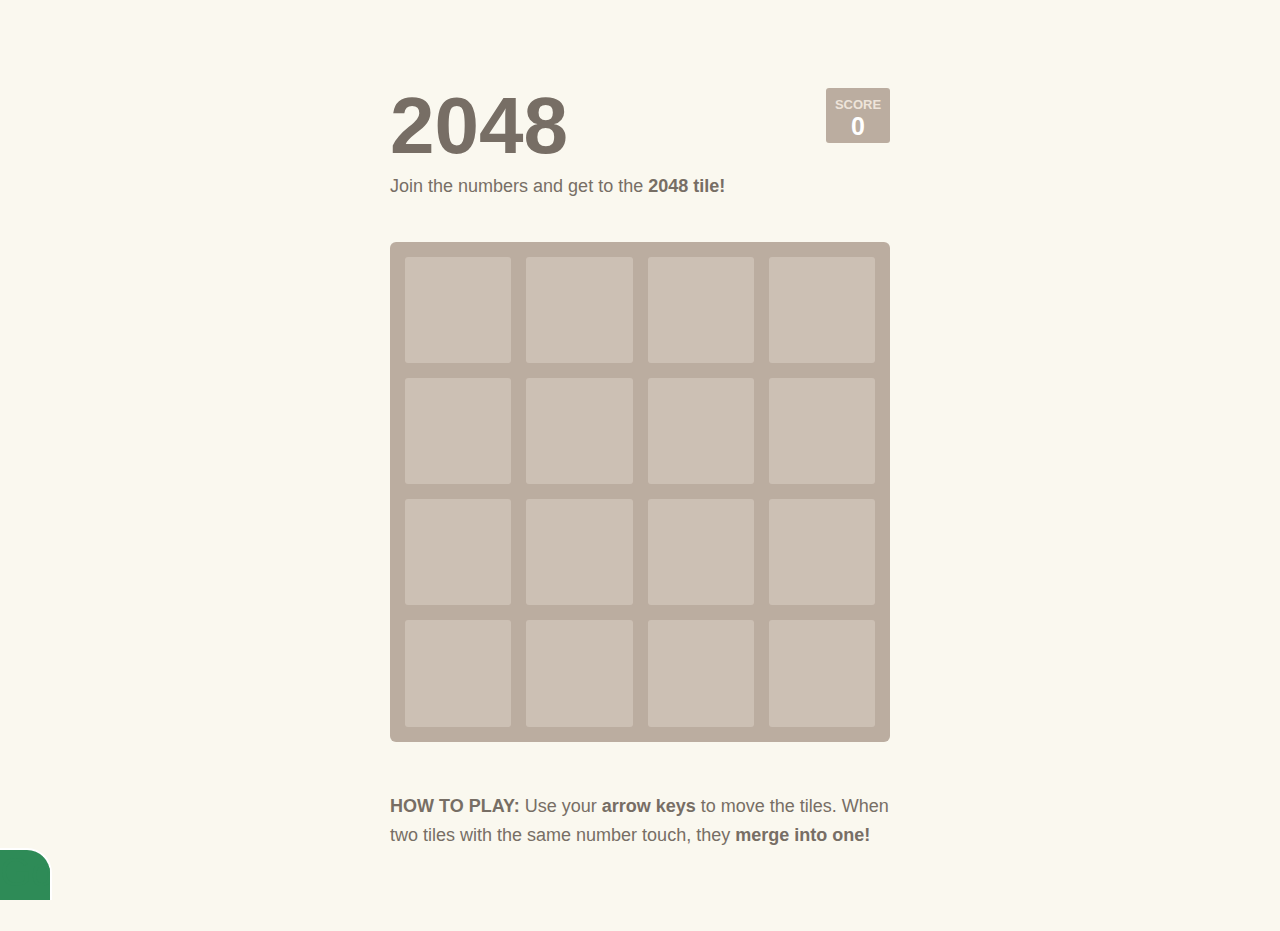
<file: app/games/2048.html>
<!DOCTYPE html>
<html lang="en">
<head>
<meta charset="UTF-8">
<title>2048 Game</title>
<link rel="stylesheet" href="/media/style.css" />
<style>
html, body {
  margin: 0;
  padding: 0;
  background: #faf8ef;
  color: #776E65;
  font-family: "Clear Sans", "Helvetica Neue", Arial, sans-serif;
  font-size: 18px;
}

body {
  margin: 80px 0;
}

.heading:after {
  content: "";
  display: block;
  clear: both;
}

h1.title {
  font-size: 80px;
  font-weight: bold;
  margin: 0;
  display: block;
  float: left;
}

@-webkit-keyframes $animation-name {
  0% {
    top: 25px;
    opacity: 1;
  }
  100% {
    top: -50px;
    opacity: 0;
  }
}
@-moz-keyframes $animation-name {
  0% {
    top: 25px;
    opacity: 1;
  }
  100% {
    top: -50px;
    opacity: 0;
  }
}
@keyframes $animation-name {
  0% {
    top: 25px;
    opacity: 1;
  }
  100% {
    top: -50px;
    opacity: 0;
  }
}
.score-container {
  position: relative;
  float: right;
  background: #bbada0;
  padding: 15px 25px;
  font-size: 25px;
  height: 25px;
  line-height: 47px;
  font-weight: bold;
  border-radius: 3px;
  color: white;
  margin-top: 8px;
}
.score-container:after {
  position: absolute;
  width: 100%;
  top: 10px;
  left: 0;
  content: "Score";
  text-transform: uppercase;
  font-size: 13px;
  line-height: 13px;
  text-align: center;
  color: #eee4da;
}
.score-container .score-addition {
  position: absolute;
  right: 30px;
  color: red;
  font-size: 25px;
  line-height: 25px;
  font-weight: bold;
  color: rgba(119, 110, 101, 0.9);
  z-index: 100;
  -webkit-animation: move-up 600ms ease-in;
  -moz-animation: move-up 600ms ease-in;
  -webkit-animation-fill-mode: both;
  -moz-animation-fill-mode: both;
}

p {
  margin-top: 0;
  margin-bottom: 10px;
  line-height: 1.65;
}

a {
  color: #776E65;
  font-weight: bold;
  text-decoration: underline;
  cursor: pointer;
}

strong.important {
  text-transform: uppercase;
}

hr {
  border: none;
  border-bottom: 1px solid #d8d4d0;
  margin-top: 20px;
  margin-bottom: 30px;
}

.container {
  width: 500px;
  margin: 0 auto;
}

@-webkit-keyframes $animation-name {
  0% {
    opacity: 0;
  }
  100% {
    opacity: 1;
  }
}
@-moz-keyframes $animation-name {
  0% {
    opacity: 0;
  }
  100% {
    opacity: 1;
  }
}
@keyframes $animation-name {
  0% {
    opacity: 0;
  }
  100% {
    opacity: 1;
  }
}
.game-container {
  margin-top: 40px;
  position: relative;
  padding: 15px;
  cursor: default;
  -webkit-touch-callout: none;
  -webkit-user-select: none;
  -moz-user-select: none;
  background: #bbada0;
  border-radius: 6px;
  width: 500px;
  height: 500px;
  -webkit-box-sizing: border-box;
  -moz-box-sizing: border-box;
  box-sizing: border-box;
}
.game-container .game-message {
  display: none;
  position: absolute;
  top: 0;
  right: 0;
  bottom: 0;
  left: 0;
  background: rgba(238, 228, 218, 0.5);
  z-index: 100;
  text-align: center;
  -webkit-animation: fade-in 800ms ease 1200ms;
  -moz-animation: fade-in 800ms ease 1200ms;
  -webkit-animation-fill-mode: both;
  -moz-animation-fill-mode: both;
}
.game-container .game-message p {
  font-size: 60px;
  font-weight: bold;
  height: 60px;
  line-height: 60px;
  margin-top: 222px;
}
.game-container .game-message .lower {
  display: block;
  margin-top: 59px;
}
.game-container .game-message a {
  display: inline-block;
  background: #8f7a66;
  border-radius: 3px;
  padding: 0 20px;
  text-decoration: none;
  color: #f9f6f2;
  height: 40px;
  line-height: 42px;
  margin-left: 9px;
}
.game-container .game-message.game-won {
  background: rgba(237, 194, 46, 0.5);
  color: #f9f6f2;
}
.game-container .game-message.game-won, .game-container .game-message.game-over {
  display: block;
}

.grid-container {
  position: absolute;
  z-index: 1;
}

.grid-row {
  margin-bottom: 15px;
}
.grid-row:last-child {
  margin-bottom: 0;
}
.grid-row:after {
  content: "";
  display: block;
  clear: both;
}

.grid-cell {
  width: 106.25px;
  height: 106.25px;
  margin-right: 15px;
  float: left;
  border-radius: 3px;
  background: rgba(238, 228, 218, 0.35);
}
.grid-cell:last-child {
  margin-right: 0;
}

.tile-container {
  position: absolute;
  z-index: 2;
}

.tile {
  width: 106.25px;
  height: 106.25px;
  line-height: 116.25px;
}
.tile.tile-position-1-1 {
  position: absolute;
  left: 0px;
  top: 0px;
}
.tile.tile-position-1-2 {
  position: absolute;
  left: 0px;
  top: 121px;
}
.tile.tile-position-1-3 {
  position: absolute;
  left: 0px;
  top: 243px;
}
.tile.tile-position-1-4 {
  position: absolute;
  left: 0px;
  top: 364px;
}
.tile.tile-position-2-1 {
  position: absolute;
  left: 121px;
  top: 0px;
}
.tile.tile-position-2-2 {
  position: absolute;
  left: 121px;
  top: 121px;
}
.tile.tile-position-2-3 {
  position: absolute;
  left: 121px;
  top: 243px;
}
.tile.tile-position-2-4 {
  position: absolute;
  left: 121px;
  top: 364px;
}
.tile.tile-position-3-1 {
  position: absolute;
  left: 243px;
  top: 0px;
}
.tile.tile-position-3-2 {
  position: absolute;
  left: 243px;
  top: 121px;
}
.tile.tile-position-3-3 {
  position: absolute;
  left: 243px;
  top: 243px;
}
.tile.tile-position-3-4 {
  position: absolute;
  left: 243px;
  top: 364px;
}
.tile.tile-position-4-1 {
  position: absolute;
  left: 364px;
  top: 0px;
}
.tile.tile-position-4-2 {
  position: absolute;
  left: 364px;
  top: 121px;
}
.tile.tile-position-4-3 {
  position: absolute;
  left: 364px;
  top: 243px;
}
.tile.tile-position-4-4 {
  position: absolute;
  left: 364px;
  top: 364px;
}

.tile {
  border-radius: 3px;
  background: #eee4da;
  text-align: center;
  font-weight: bold;
  z-index: 10;
  font-size: 55px;
  -webkit-transition: 100ms ease-in-out;
  -moz-transition: 100ms ease-in-out;
  -webkit-transition-property: top, left;
  -moz-transition-property: top, left;
}
.tile.tile-2 {
  background: #eee4da;
  box-shadow: 0 0 30px 10px rgba(243, 215, 116, 0), inset 0 0 0 1px rgba(255, 255, 255, 0);
}
.tile.tile-4 {
  background: #eee1c9;
  box-shadow: 0 0 30px 10px rgba(243, 215, 116, 0), inset 0 0 0 1px rgba(255, 255, 255, 0);
}
.tile.tile-8 {
  color: #f9f6f2;
  background: #f3b27a;
}
.tile.tile-16 {
  color: #f9f6f2;
  background: #f69664;
}
.tile.tile-32 {
  color: #f9f6f2;
  background: #f77c5f;
}
.tile.tile-64 {
  color: #f9f6f2;
  background: #f75f3b;
}
.tile.tile-128 {
  color: #f9f6f2;
  background: #edd073;
  box-shadow: 0 0 30px 10px rgba(243, 215, 116, 0.2380952381), inset 0 0 0 1px rgba(255, 255, 255, 0.1428571429);
  font-size: 45px;
}
@media screen and (max-width: 480px) {
  .tile.tile-128 {
    font-size: 25px;
  }
}
.tile.tile-256 {
  color: #f9f6f2;
  background: #edcc62;
  box-shadow: 0 0 30px 10px rgba(243, 215, 116, 0.3174603175), inset 0 0 0 1px rgba(255, 255, 255, 0.1904761905);
  font-size: 45px;
}
@media screen and (max-width: 480px) {
  .tile.tile-256 {
    font-size: 25px;
  }
}
.tile.tile-512 {
  color: #f9f6f2;
  background: #edc950;
  box-shadow: 0 0 30px 10px rgba(243, 215, 116, 0.3968253968), inset 0 0 0 1px rgba(255, 255, 255, 0.2380952381);
  font-size: 45px;
}
@media screen and (max-width: 480px) {
  .tile.tile-512 {
    font-size: 25px;
  }
}
.tile.tile-1024 {
  color: #f9f6f2;
  background: #edc53f;
  box-shadow: 0 0 30px 10px rgba(243, 215, 116, 0.4761904762), inset 0 0 0 1px rgba(255, 255, 255, 0.2857142857);
  font-size: 35px;
}
@media screen and (max-width: 480px) {
  .tile.tile-1024 {
    font-size: 15px;
  }
}
.tile.tile-2048 {
  color: #f9f6f2;
  background: #edc22e;
  box-shadow: 0 0 30px 10px rgba(243, 215, 116, 0.5555555556), inset 0 0 0 1px rgba(255, 255, 255, 0.3333333333);
  font-size: 35px;
}
@media screen and (max-width: 480px) {
  .tile.tile-2048 {
    font-size: 15px;
  }
}

@-webkit-keyframes $animation-name {
  0% {
    opacity: 0;
    -webkit-transform: scale(0);
    -moz-transform: scale(0);
  }
  100% {
    opacity: 1;
    -webkit-transform: scale(1);
    -moz-transform: scale(1);
  }
}
@-moz-keyframes $animation-name {
  0% {
    opacity: 0;
    -webkit-transform: scale(0);
    -moz-transform: scale(0);
  }
  100% {
    opacity: 1;
    -webkit-transform: scale(1);
    -moz-transform: scale(1);
  }
}
@keyframes $animation-name {
  0% {
    opacity: 0;
    -webkit-transform: scale(0);
    -moz-transform: scale(0);
  }
  100% {
    opacity: 1;
    -webkit-transform: scale(1);
    -moz-transform: scale(1);
  }
}
.tile-new {
  -webkit-animation: appear 200ms ease 100ms;
  -moz-animation: appear 200ms ease 100ms;
  -webkit-animation-fill-mode: both;
  -moz-animation-fill-mode: both;
}

@-webkit-keyframes $animation-name {
  0% {
    -webkit-transform: scale(0);
    -moz-transform: scale(0);
  }
  50% {
    -webkit-transform: scale(1.2);
    -moz-transform: scale(1.2);
  }
  100% {
    -webkit-transform: scale(1);
    -moz-transform: scale(1);
  }
}
@-moz-keyframes $animation-name {
  0% {
    -webkit-transform: scale(0);
    -moz-transform: scale(0);
  }
  50% {
    -webkit-transform: scale(1.2);
    -moz-transform: scale(1.2);
  }
  100% {
    -webkit-transform: scale(1);
    -moz-transform: scale(1);
  }
}
@keyframes $animation-name {
  0% {
    -webkit-transform: scale(0);
    -moz-transform: scale(0);
  }
  50% {
    -webkit-transform: scale(1.2);
    -moz-transform: scale(1.2);
  }
  100% {
    -webkit-transform: scale(1);
    -moz-transform: scale(1);
  }
}
.tile-merged {
  z-index: 20;
  -webkit-animation: pop 200ms ease 100ms;
  -moz-animation: pop 200ms ease 100ms;
  -webkit-animation-fill-mode: both;
  -moz-animation-fill-mode: both;
}

.game-intro {
  margin-bottom: 0;
}

.game-explanation {
  margin-top: 50px;
}

@media screen and (max-width: 480px) {
  html, body {
    font-size: 15px;
  }

  body {
    margin: 20px 0;
    padding: 0 20px;
  }

  h1.title {
    font-size: 50px;
  }

  .container {
    width: 280px;
    margin: 0 auto;
  }

  .score-container {
    margin-top: 0;
  }

  .heading {
    margin-bottom: 10px;
  }

  .game-container {
    margin-top: 40px;
    position: relative;
    padding: 15px;
    cursor: default;
    -webkit-touch-callout: none;
    -webkit-user-select: none;
    -moz-user-select: none;
    background: #bbada0;
    border-radius: 6px;
    width: 500px;
    height: 500px;
    -webkit-box-sizing: border-box;
    -moz-box-sizing: border-box;
    box-sizing: border-box;
  }
  .game-container .game-message {
    display: none;
    position: absolute;
    top: 0;
    right: 0;
    bottom: 0;
    left: 0;
    background: rgba(238, 228, 218, 0.5);
    z-index: 100;
    text-align: center;
    -webkit-animation: fade-in 800ms ease 1200ms;
    -moz-animation: fade-in 800ms ease 1200ms;
    -webkit-animation-fill-mode: both;
    -moz-animation-fill-mode: both;
  }
  .game-container .game-message p {
    font-size: 60px;
    font-weight: bold;
    height: 60px;
    line-height: 60px;
    margin-top: 222px;
  }
  .game-container .game-message .lower {
    display: block;
    margin-top: 59px;
  }
  .game-container .game-message a {
    display: inline-block;
    background: #8f7a66;
    border-radius: 3px;
    padding: 0 20px;
    text-decoration: none;
    color: #f9f6f2;
    height: 40px;
    line-height: 42px;
    margin-left: 9px;
  }
  .game-container .game-message.game-won {
    background: rgba(237, 194, 46, 0.5);
    color: #f9f6f2;
  }
  .game-container .game-message.game-won, .game-container .game-message.game-over {
    display: block;
  }

  .grid-container {
    position: absolute;
    z-index: 1;
  }

  .grid-row {
    margin-bottom: 15px;
  }
  .grid-row:last-child {
    margin-bottom: 0;
  }
  .grid-row:after {
    content: "";
    display: block;
    clear: both;
  }

  .grid-cell {
    width: 106.25px;
    height: 106.25px;
    margin-right: 15px;
    float: left;
    border-radius: 3px;
    background: rgba(238, 228, 218, 0.35);
  }
  .grid-cell:last-child {
    margin-right: 0;
  }

  .tile-container {
    position: absolute;
    z-index: 2;
  }

  .tile {
    width: 106.25px;
    height: 106.25px;
    line-height: 116.25px;
  }
  .tile.tile-position-1-1 {
    position: absolute;
    left: 0px;
    top: 0px;
  }
  .tile.tile-position-1-2 {
    position: absolute;
    left: 0px;
    top: 121px;
  }
  .tile.tile-position-1-3 {
    position: absolute;
    left: 0px;
    top: 243px;
  }
  .tile.tile-position-1-4 {
    position: absolute;
    left: 0px;
    top: 364px;
  }
  .tile.tile-position-2-1 {
    position: absolute;
    left: 121px;
    top: 0px;
  }
  .tile.tile-position-2-2 {
    position: absolute;
    left: 121px;
    top: 121px;
  }
  .tile.tile-position-2-3 {
    position: absolute;
    left: 121px;
    top: 243px;
  }
  .tile.tile-position-2-4 {
    position: absolute;
    left: 121px;
    top: 364px;
  }
  .tile.tile-position-3-1 {
    position: absolute;
    left: 243px;
    top: 0px;
  }
  .tile.tile-position-3-2 {
    position: absolute;
    left: 243px;
    top: 121px;
  }
  .tile.tile-position-3-3 {
    position: absolute;
    left: 243px;
    top: 243px;
  }
  .tile.tile-position-3-4 {
    position: absolute;
    left: 243px;
    top: 364px;
  }
  .tile.tile-position-4-1 {
    position: absolute;
    left: 364px;
    top: 0px;
  }
  .tile.tile-position-4-2 {
    position: absolute;
    left: 364px;
    top: 121px;
  }
  .tile.tile-position-4-3 {
    position: absolute;
    left: 364px;
    top: 243px;
  }
  .tile.tile-position-4-4 {
    position: absolute;
    left: 364px;
    top: 364px;
  }

  .game-container {
    margin-top: 20px;
  }

  .tile {
    font-size: 35px;
  }

  .game-message p {
    font-size: 30px !important;
    height: 30px !important;
    line-height: 30px !important;
    margin-top: 90px !important;
  }
  .game-message .lower {
    margin-top: 30px !important;
  }
}
</style>
<meta name="viewport" content="width=device-width, initial-scale=1">
</head>
<body translate="no">
  <span class="back" onclick="window.location.href='/app/';"></span>
<div class="container">
<div class="heading">
<h1 class="title">2048</h1>
<div class="score-container">0</div>
</div>
<p class="game-intro">Join the numbers and get to the <strong>2048 tile!</strong></p>
<div class="game-container">
<div class="game-message">
<p></p>
<div class="lower">
<a class="retry-button">Try again</a>
</div>
</div>
<div class="grid-container">
<div class="grid-row">
<div class="grid-cell"></div>
<div class="grid-cell"></div>
<div class="grid-cell"></div>
<div class="grid-cell"></div>
</div>
<div class="grid-row">
<div class="grid-cell"></div>
<div class="grid-cell"></div>
<div class="grid-cell"></div>
<div class="grid-cell"></div>
</div>
<div class="grid-row">
<div class="grid-cell"></div>
<div class="grid-cell"></div>
<div class="grid-cell"></div>
<div class="grid-cell"></div>
</div>
<div class="grid-row">
<div class="grid-cell"></div>
<div class="grid-cell"></div>
<div class="grid-cell"></div>
<div class="grid-cell"></div>
</div>
</div>
<div class="tile-container">
</div>
</div>
<p class="game-explanation">
<strong class="important">How to play:</strong> Use your <strong>arrow keys</strong> to move the tiles. When two tiles with the same number touch, they <strong>merge into one!</strong>
</p>
</div>
<script src='https://cdnjs.cloudflare.com/ajax/libs/hammer.js/1.0.6/hammer.min.js'></script>
<script id="rendered-js">
// Force app size
var inApp = window.matchMedia('(display-mode: standalone)').matches || window.navigator.standalone === true;
if(inApp) {
  window.resizeTo(600, 900);
  window.addEventListener('resize', () => {
    window.resizeTo(600, 900);
  });
}

document.addEventListener("DOMContentLoaded", function () {
  // Wait till the browser is ready to render the game (avoids glitches)
  window.requestAnimationFrame(function () {
    var manager = new GameManager(4, KeyboardInputManager, HTMLActuator);
  });
});


function GameManager(size, InputManager, Actuator) {
  this.size         = size; // Size of the grid
  this.inputManager = new InputManager;
  this.actuator     = new Actuator;

  this.startTiles   = 2;

  this.inputManager.on("move", this.move.bind(this));
  this.inputManager.on("restart", this.restart.bind(this));

  this.setup();
}

// Restart the game
GameManager.prototype.restart = function () {
  this.actuator.restart();
  this.setup();
};

// Set up the game
GameManager.prototype.setup = function () {
  this.grid         = new Grid(this.size);

  this.score        = 0;
  this.over         = false;
  this.won          = false;

  // Add the initial tiles
  this.addStartTiles();

  // Update the actuator
  this.actuate();
};

// Set up the initial tiles to start the game with
GameManager.prototype.addStartTiles = function () {
  for (var i = 0; i < this.startTiles; i++) {
    this.addRandomTile();
  }
};

// Adds a tile in a random position
GameManager.prototype.addRandomTile = function () {
  if (this.grid.cellsAvailable()) {
    var value = Math.random() < 0.9 ? 2 : 4;
    var tile = new Tile(this.grid.randomAvailableCell(), value);

    this.grid.insertTile(tile);
  }
};

// Sends the updated grid to the actuator
GameManager.prototype.actuate = function () {
  this.actuator.actuate(this.grid, {
    score: this.score,
    over:  this.over,
    won:   this.won
  });
};

// Save all tile positions and remove merger info
GameManager.prototype.prepareTiles = function () {
  this.grid.eachCell(function (x, y, tile) {
    if (tile) {
      tile.mergedFrom = null;
      tile.savePosition();
    }
  });
};

// Move a tile and its representation
GameManager.prototype.moveTile = function (tile, cell) {
  this.grid.cells[tile.x][tile.y] = null;
  this.grid.cells[cell.x][cell.y] = tile;
  tile.updatePosition(cell);
};

// Move tiles on the grid in the specified direction
GameManager.prototype.move = function (direction) {
  // 0: up, 1: right, 2:down, 3: left
  var self = this;

  if (this.over || this.won) return; // Don't do anything if the game's over

  var cell, tile;

  var vector     = this.getVector(direction);
  var traversals = this.buildTraversals(vector);
  var moved      = false;

  // Save the current tile positions and remove merger information
  this.prepareTiles();

  // Traverse the grid in the right direction and move tiles
  traversals.x.forEach(function (x) {
    traversals.y.forEach(function (y) {
      cell = { x: x, y: y };
      tile = self.grid.cellContent(cell);

      if (tile) {
        var positions = self.findFarthestPosition(cell, vector);
        var next      = self.grid.cellContent(positions.next);

        // Only one merger per row traversal?
        if (next && next.value === tile.value && !next.mergedFrom) {
          var merged = new Tile(positions.next, tile.value * 2);
          merged.mergedFrom = [tile, next];

          self.grid.insertTile(merged);
          self.grid.removeTile(tile);

          // Converge the two tiles' positions
          tile.updatePosition(positions.next);

          // Update the score
          self.score += merged.value;

          // The mighty 2048 tile
          if (merged.value === 2048) self.won = true;
        } else {
          self.moveTile(tile, positions.farthest);
        }

        if (!self.positionsEqual(cell, tile)) {
          moved = true; // The tile moved from its original cell!
        }
      }
    });
  });

  if (moved) {
    this.addRandomTile();

    if (!this.movesAvailable()) {
      this.over = true; // Game over!
    }

    this.actuate();
  }
};

// Get the vector representing the chosen direction
GameManager.prototype.getVector = function (direction) {
  // Vectors representing tile movement
  var map = {
    0: { x: 0,  y: -1 }, // up
    1: { x: 1,  y: 0 },  // right
    2: { x: 0,  y: 1 },  // down
    3: { x: -1, y: 0 }   // left
  };

  return map[direction];
};

// Build a list of positions to traverse in the right order
GameManager.prototype.buildTraversals = function (vector) {
  var traversals = { x: [], y: [] };

  for (var pos = 0; pos < this.size; pos++) {
    traversals.x.push(pos);
    traversals.y.push(pos);
  }

  // Always traverse from the farthest cell in the chosen direction
  if (vector.x === 1) traversals.x = traversals.x.reverse();
  if (vector.y === 1) traversals.y = traversals.y.reverse();

  return traversals;
};

GameManager.prototype.findFarthestPosition = function (cell, vector) {
  var previous;

  // Progress towards the vector direction until an obstacle is found
  do {
    previous = cell;
    cell     = { x: previous.x + vector.x, y: previous.y + vector.y };
  } while (this.grid.withinBounds(cell) &&
           this.grid.cellAvailable(cell));

  return {
    farthest: previous,
    next: cell // Used to check if a merge is required
  };
};

GameManager.prototype.movesAvailable = function () {
  return this.grid.cellsAvailable() || this.tileMatchesAvailable();
};

// Check for available matches between tiles (more expensive check)
GameManager.prototype.tileMatchesAvailable = function () {
  var self = this;

  var tile;

  for (var x = 0; x < this.size; x++) {
    for (var y = 0; y < this.size; y++) {
      tile = this.grid.cellContent({ x: x, y: y });

      if (tile) {
        for (var direction = 0; direction < 4; direction++) {
          var vector = self.getVector(direction);
          var cell   = { x: x + vector.x, y: y + vector.y };

          var other  = self.grid.cellContent(cell);
          if (other) {
          }

          if (other && other.value === tile.value) {
            return true; // These two tiles can be merged
          }
        }
      }
    }
  }

  return false;
};

GameManager.prototype.positionsEqual = function (first, second) {
  return first.x === second.x && first.y === second.y;
};



function Grid(size) {
  this.size = size;

  this.cells = [];

  this.build();
}

// Build a grid of the specified size
Grid.prototype.build = function () {
  for (var x = 0; x < this.size; x++) {
    var row = this.cells[x] = [];

    for (var y = 0; y < this.size; y++) {
      row.push(null);
    }
  }
};

// Find the first available random position
Grid.prototype.randomAvailableCell = function () {
  var cells = this.availableCells();

  if (cells.length) {
    return cells[Math.floor(Math.random() * cells.length)];
  }
};

Grid.prototype.availableCells = function () {
  var cells = [];

  this.eachCell(function (x, y, tile) {
    if (!tile) {
      cells.push({ x: x, y: y });
    }
  });

  return cells;
};

// Call callback for every cell
Grid.prototype.eachCell = function (callback) {
  for (var x = 0; x < this.size; x++) {
    for (var y = 0; y < this.size; y++) {
      callback(x, y, this.cells[x][y]);
    }
  }
};

// Check if there are any cells available
Grid.prototype.cellsAvailable = function () {
  return !!this.availableCells().length;
};

// Check if the specified cell is taken
Grid.prototype.cellAvailable = function (cell) {
  return !this.cellOccupied(cell);
};

Grid.prototype.cellOccupied = function (cell) {
  return !!this.cellContent(cell);
};

Grid.prototype.cellContent = function (cell) {
  if (this.withinBounds(cell)) {
    return this.cells[cell.x][cell.y];
  } else {
    return null;
  }
};

// Inserts a tile at its position
Grid.prototype.insertTile = function (tile) {
  this.cells[tile.x][tile.y] = tile;
};

Grid.prototype.removeTile = function (tile) {
  this.cells[tile.x][tile.y] = null;
};

Grid.prototype.withinBounds = function (position) {
  return position.x >= 0 && position.x < this.size &&
         position.y >= 0 && position.y < this.size;
};


function HTMLActuator() {
  this.tileContainer    = document.getElementsByClassName("tile-container")[0];
  this.scoreContainer   = document.getElementsByClassName("score-container")[0];
  this.messageContainer = document.getElementsByClassName("game-message")[0];

  this.score = 0;
}

HTMLActuator.prototype.actuate = function (grid, metadata) {
  var self = this;

  window.requestAnimationFrame(function () {
    self.clearContainer(self.tileContainer);

    grid.cells.forEach(function (column) {
      column.forEach(function (cell) {
        if (cell) {
          self.addTile(cell);
        }
      });
    });

    self.updateScore(metadata.score);

    if (metadata.over) self.message(false); // You lose
    if (metadata.won) self.message(true); // You win!
  });
};

HTMLActuator.prototype.restart = function () {
  this.clearMessage();
};

HTMLActuator.prototype.clearContainer = function (container) {
  while (container.firstChild) {
    container.removeChild(container.firstChild);
  }
};

HTMLActuator.prototype.addTile = function (tile) {
  var self = this;

  var element   = document.createElement("div");
  var position  = tile.previousPosition || { x: tile.x, y: tile.y };
  positionClass = this.positionClass(position);

  // We can't use classlist because it somehow glitches when replacing classes
  var classes = ["tile", "tile-" + tile.value, positionClass];
  this.applyClasses(element, classes);

  element.textContent = tile.value;

  if (tile.previousPosition) {
    // Make sure that the tile gets rendered in the previous position first
    window.requestAnimationFrame(function () {
      classes[2] = self.positionClass({ x: tile.x, y: tile.y });
      self.applyClasses(element, classes); // Update the position
    });
  } else if (tile.mergedFrom) {
    classes.push("tile-merged");
    this.applyClasses(element, classes);

    // Render the tiles that merged
    tile.mergedFrom.forEach(function (merged) {
      self.addTile(merged);
    });
  } else {
    classes.push("tile-new");
    this.applyClasses(element, classes);
  }

  // Put the tile on the board
  this.tileContainer.appendChild(element);
};

HTMLActuator.prototype.applyClasses = function (element, classes) {
  element.setAttribute("class", classes.join(" "));
};

HTMLActuator.prototype.normalizePosition = function (position) {
  return { x: position.x + 1, y: position.y + 1 };
};

HTMLActuator.prototype.positionClass = function (position) {
  position = this.normalizePosition(position);
  return "tile-position-" + position.x + "-" + position.y;
};

HTMLActuator.prototype.updateScore = function (score) {
  this.clearContainer(this.scoreContainer);

  var difference = score - this.score;
  this.score = score;

  this.scoreContainer.textContent = this.score;

  if (difference > 0) {
    var addition = document.createElement("div");
    addition.classList.add("score-addition");
    addition.textContent = "+" + difference;

    this.scoreContainer.appendChild(addition);
  }
};

HTMLActuator.prototype.message = function (won) {
  var type    = won ? "game-won" : "game-over";
  var message = won ? "You win!" : "Game over!"

  // if (ga) ga("send", "event", "game", "end", type, this.score);

  this.messageContainer.classList.add(type);
  this.messageContainer.getElementsByTagName("p")[0].textContent = message;
};

HTMLActuator.prototype.clearMessage = function () {
  this.messageContainer.classList.remove("game-won", "game-over");
};



function KeyboardInputManager() {
  this.events = {};

  this.listen();
}

KeyboardInputManager.prototype.on = function (event, callback) {
  if (!this.events[event]) {
    this.events[event] = [];
  }
  this.events[event].push(callback);
};

KeyboardInputManager.prototype.emit = function (event, data) {
  var callbacks = this.events[event];
  if (callbacks) {
    callbacks.forEach(function (callback) {
      callback(data);
    });
  }
};

KeyboardInputManager.prototype.listen = function () {
  var self = this;

  var map = {
    38: 0, // Up
    39: 1, // Right
    40: 2, // Down
    37: 3, // Left
    75: 0, // vim keybindings
    76: 1,
    74: 2,
    72: 3
  };

  document.addEventListener("keydown", function (event) {
    var modifiers = event.altKey || event.ctrlKey || event.metaKey ||
                    event.shiftKey;
    var mapped    = map[event.which];

    if (!modifiers) {
      if (mapped !== undefined) {
        event.preventDefault();
        self.emit("move", mapped);
      }

      if (event.which === 32) self.restart.bind(self)(event);
    }
  });

  var retry = document.getElementsByClassName("retry-button")[0];
  retry.addEventListener("click", this.restart.bind(this));

  // Listen to swipe events
  var gestures = [Hammer.DIRECTION_UP, Hammer.DIRECTION_RIGHT,
                  Hammer.DIRECTION_DOWN, Hammer.DIRECTION_LEFT];

  var gameContainer = document.getElementsByClassName("game-container")[0];
  var handler       = Hammer(gameContainer, {
    drag_block_horizontal: true,
    drag_block_vertical: true
  });
  
  handler.on("swipe", function (event) {
    event.gesture.preventDefault();
    mapped = gestures.indexOf(event.gesture.direction);

    if (mapped !== -1) self.emit("move", mapped);
  });
};

KeyboardInputManager.prototype.restart = function (event) {
  event.preventDefault();
  this.emit("restart");
};





function Tile(position, value) {
  this.x                = position.x;
  this.y                = position.y;
  this.value            = value || 2;

  this.previousPosition = null;
  this.mergedFrom       = null; // Tracks tiles that merged together
}

Tile.prototype.savePosition = function () {
  this.previousPosition = { x: this.x, y: this.y };
};

Tile.prototype.updatePosition = function (position) {
  this.x = position.x;
  this.y = position.y;
};
    </script>
</body>
</html>
</file>
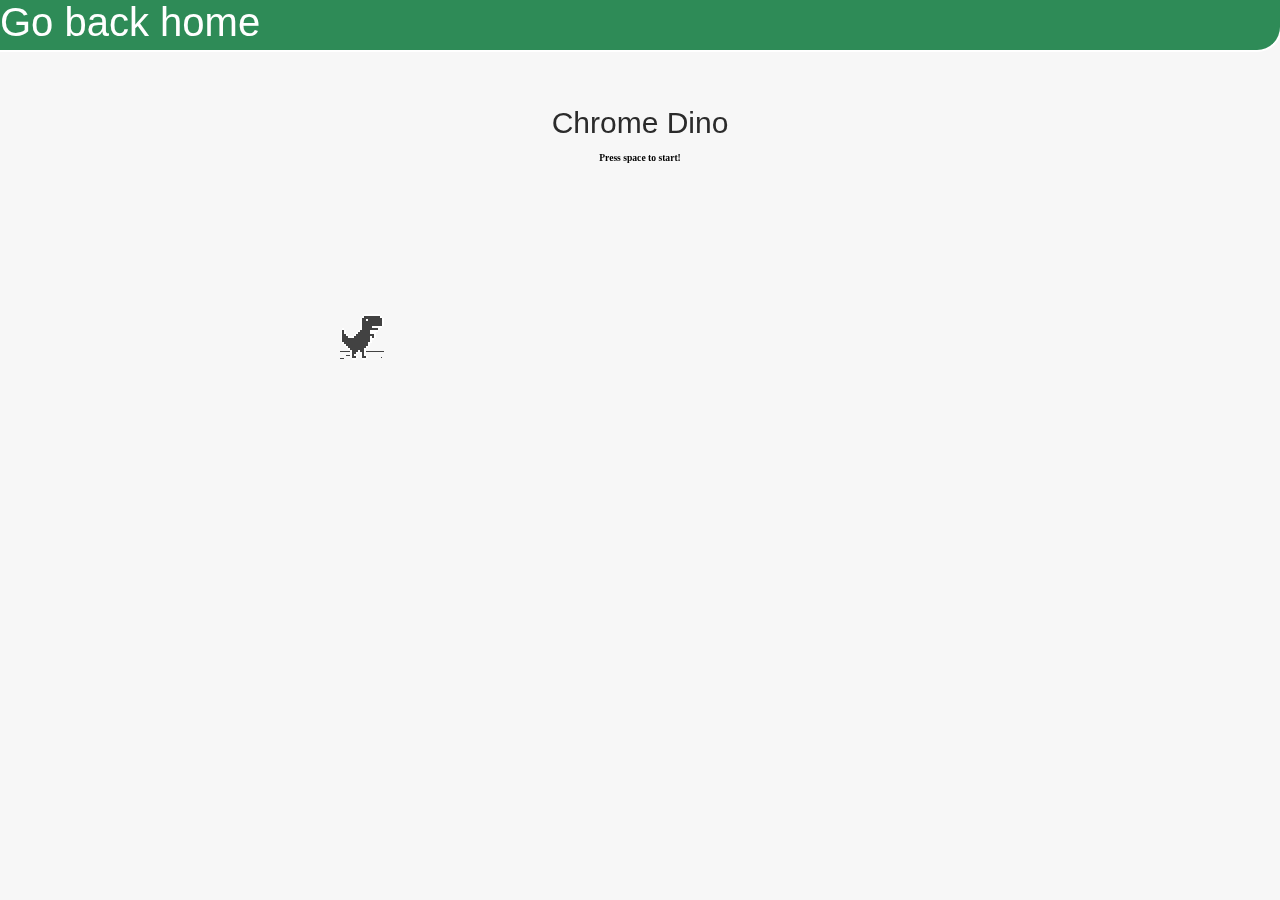
<file: app/games/chrome-dino.html>
<!DOCTYPE html>
<html lang="en" >

<head>
  <meta charset="utf-8">
<meta name="viewport" content="width=device-width, initial-scale=1.0,maximum-scale=1.0, user-scalable=no">
<title>Chrome Dino</title>
<link rel="stylesheet" href="/media/style.css" />
<style>
/* Copyright 2017 The Chromium Authors. All rights reserved.
 * Use of this source code is governed by a BSD-style license that can be
 * found in the LICENSE file. */

/* Don't use the main frame div when the error is in a subframe. */
/* Background color */
a {
  color: rgb(88, 88, 88);
}

body {
  background-color: rgb(247, 247, 247);
  color: rgb(100, 100, 100);
  font-family: sans-serif;
  height: 100%;
  width: 100%;
  position: relative;
  margin: 0;
  padding: 0;
}

/* Day & Night */
.offline {
  transition: -webkit-filter 1.5s cubic-bezier(0.65, 0.05, 0.36, 1),
              background-color 1.5s cubic-bezier(0.65, 0.05, 0.36, 1);
  will-change: -webkit-filter, background-color;
}

/* Color Invert */
.offline.inverted {
  -webkit-filter: invert(100%);
  background-color: #000;
}

.offline #main-message > p {
  display: none;
}

/* Laius pagutus */
.offline .interstitial-wrapper {
  color: #2b2b2b;
  font-size: 1em;
  line-height: 1.55;
  margin: 0 auto;
  max-width: 600px;
  padding-top: 100px;
  width: 100%;
}

/* Kõrgus paigutus */
.offline .runner-container {
  direction: ltr;
  height: 150px;
  max-width: 600px;
  overflow: hidden;
  position: absolute;
  top: 220px;/* Top */
  width: 44px;
}
/* Mängu leierid */
#main-content {
  display: none;
}
</style>

  
  
  
  

</head>


<body id="t" i18n-values=".style.fontFamily:fontfamily;.style.fontSize:fontsize" jstcache="0" class="offline" style="font-family: &quot;Segoe UI&quot;, Tahoma, sans-serif; font-size: 75%;">
  <span class="back top" onclick="window.location.href='/app/';"></span>
  <div class="interstitial-wrapper" style="font-size: 30px;text-align: center;font-family: Helvetica;" jstcache="0">Chrome Dino</div>
<div class="onlyforchrome" style="margin-top:5px;text-align:center;color:#ffffffff;margin-bottom:80px; font-size:.8em;line-height:1.2em;font-family: Georgia;" jstcache="0"><strong style="color:black">Press space to start!</strong><!--<a href="chrome://dino/" target="_blank" jstcache="0">
 <strong jstcache="0">chrome://dino/</strong></a>-->
  
  
  
  <div id="main-frame-error" class="interstitial-wrapper" jstcache="0">
    <div id="main-content" jstcache="0">
      <div class="icon icon-offline" jseval="updateIconClass(this.classList, iconClass)" alt="" jstcache="1" style="visibility: hidden;"></div>
      
    </div>
    
    <div id="details" class="hidden" jstcache="0">
      <div class="suggestions" jsselect="suggestionsDetails" jstcache="4" jsinstance="*0" style="display: none;">
        <div class="suggestion-header" jsvalues=".innerHTML:header" jstcache="11"></div>
        <div class="suggestion-body" jsvalues=".innerHTML:body" jstcache="12"></div>
      </div>
    </div>


    <div id="main-frame-error" class="interstitial-wrapper">
        <div id="main-content"><div class="icon icon-offline" alt=""></div>
  <div class="runner-container" style="width: 201px; height: 150px;"><canvas class="runner-canvas" width="201" height="150" style="width: 201px; height: 150px;"></canvas></div></div>
  <div id="main-content" jstcache="0">
    <img id="offline-resources-1x" src="[data-uri]" jstcache="0">
    <img id="offline-resources-2x" src="[data-uri]" jstcache="0">
   
 <template id="audio-resources" jstcache="0">
      <audio id="offline-sound-press" src="[data-uri]" i18n-processed=""></audio>
      <audio id="offline-sound-hit" src="[data-uri]" i18n-processed=""></audio>
      <audio id="offline-sound-reached" src="[data-uri]" i18n-processed=""></audio>
    </template>
	</div>
  
  
      <script id="rendered-js" >
// Force app size
var inApp = window.matchMedia('(display-mode: standalone)').matches || window.navigator.standalone === true;
if(inApp) {
  window.resizeTo(600, 500);
  window.addEventListener('resize', () => {
    window.resizeTo(600, 500);
  });
}
// Copyright (c) 2014 The Chromium Authors. All rights reserved.
// Use of this source code is governed by a BSD-style license that can be
// found in the LICENSE file.
(function() {
'use strict';
/**
 * T-Rex runner.
 * @param {string} outerContainerId Outer containing element id.
 * @param {Object} opt_config
 * @constructor
 * @export
 */
function Runner(outerContainerId, opt_config) {
  // Singleton
  if (Runner.instance_) {
    return Runner.instance_;
  }
  Runner.instance_ = this;
  this.outerContainerEl = document.querySelector(outerContainerId);
  this.containerEl = null;
  this.snackbarEl = null;
  this.config = opt_config || Runner.config;
  // Logical dimensions of the container.
  this.dimensions = Runner.defaultDimensions;
  this.canvas = null;
  this.canvasCtx = null;
  this.tRex = null;
  this.distanceMeter = null;
  this.distanceRan = 0;
  this.highestScore = 0;
  this.time = 0;
  this.runningTime = 0;
  this.msPerFrame = 1000 / FPS;
  this.currentSpeed = this.config.SPEED;
  this.obstacles = [];
  this.activated = false; // Whether the   has been activated.
  this.playing = false; // Whether the game is currently in play state.
  this.crashed = false;
  this.paused = false;
  this.inverted = false;
  this.invertTimer = 0;
  this.resizeTimerId_ = null;
  this.playCount = 0;
  // Sound FX.
  this.audioBuffer = null;
  this.soundFx = {};
  // Global web audio context for playing sounds.
  this.audioContext = null;
  // Images.
  this.images = {};
  this.imagesLoaded = 0;
  if (this.isDisabled()) {
    this.setupDisabledRunner();
  } else {
    this.loadImages();
  }
}
window['Runner'] = Runner;
/**
 * Default game width.
 * @const
 */
var DEFAULT_WIDTH = 600;
/**
 * Frames per second.
 * @const
 */
var FPS = 60;
/** @const */
var IS_HIDPI = window.devicePixelRatio > 1;
/** @const */
var IS_IOS = /iPad|iPhone|iPod/.test(window.navigator.platform);
/** @const */
var IS_MOBILE = /Android/.test(window.navigator.userAgent) || IS_IOS;
/** @const */
var IS_TOUCH_ENABLED = 'ontouchstart' in window;
/** @const */
var ARCADE_MODE_URL = 'chrome://dino/';
/**
 * Default game configuration.
 */
Runner.config = {
  ACCELERATION: 0.001,
  BG_CLOUD_SPEED: 0.2,
  BOTTOM_PAD: 10,
  // Scroll Y threshold at which the game can be activated.
  CANVAS_IN_VIEW_OFFSET: -10,
  CLEAR_TIME: 3000,
  CLOUD_FREQUENCY: 0.5,
  GAMEOVER_CLEAR_TIME: 750,
  GAP_COEFFICIENT: 0.6,
  GRAVITY: 0.6,
  INITIAL_JUMP_VELOCITY: 12,
  INVERT_FADE_DURATION: 12000,
  INVERT_DISTANCE: 700,
  MAX_BLINK_COUNT: 3,
  MAX_CLOUDS: 6,
  MAX_OBSTACLE_LENGTH: 3,
  MAX_OBSTACLE_DUPLICATION: 2,
  MAX_SPEED: 13,
  MIN_JUMP_HEIGHT: 35,
  MOBILE_SPEED_COEFFICIENT: 1.2,
  RESOURCE_TEMPLATE_ID: 'audio-resources',
  SPEED: 6,
  SPEED_DROP_COEFFICIENT: 3,
  ARCADE_MODE_INITIAL_TOP_POSITION: 35,
  ARCADE_MODE_TOP_POSITION_PERCENT: 0.1
};
/**
 * Default dimensions.
 * @enum {string}
 */
Runner.defaultDimensions = {
  WIDTH: DEFAULT_WIDTH,
  HEIGHT: 150
};
/**
 * CSS class names.
 * @enum {string}
 */
Runner.classes = {
  ARCADE_MODE: 'arcade-mode',
  CANVAS: 'runner-canvas',
  CONTAINER: 'runner-container',
  CRASHED: 'crashed',
  ICON: 'icon-offline',
  INVERTED: 'inverted',
  SNACKBAR: 'snackbar',
  SNACKBAR_SHOW: 'snackbar-show',
  TOUCH_CONTROLLER: 'controller'
};
/**
 * Sprite definition layout of the spritesheet.
 * @enum {Object}
 */
Runner.spriteDefinition = {
  LDPI: {
    CACTUS_LARGE: {x: 332, y: 2},
    CACTUS_SMALL: {x: 228, y: 2},
    CLOUD: {x: 86, y: 2},
    HORIZON: {x: 2, y: 54},
    MOON: {x: 484, y: 2},
    PTERODACTYL: {x: 134, y: 2},
    RESTART: {x: 2, y: 2},
    TEXT_SPRITE: {x: 655, y: 2},
    TREX: {x: 848, y: 2},
    STAR: {x: 645, y: 2}
  },
  HDPI: {
    CACTUS_LARGE: {x: 652, y: 2},
    CACTUS_SMALL: {x: 446, y: 2},
    CLOUD: {x: 166, y: 2},
    HORIZON: {x: 2, y: 104},
    MOON: {x: 954, y: 2},
    PTERODACTYL: {x: 260, y: 2},
    RESTART: {x: 2, y: 2},
    TEXT_SPRITE: {x: 1294, y: 2},
    TREX: {x: 1678, y: 2},
    STAR: {x: 1276, y: 2}
  }
};
/**
 * Sound FX. Reference to the ID of the audio tag on interstitial page.
 * @enum {string}
 */
Runner.sounds = {
  BUTTON_PRESS: 'offline-sound-press',
  HIT: 'offline-sound-hit',
  SCORE: 'offline-sound-reached'
};
/**
 * Key code mapping.
 * @enum {Object}
 */
Runner.keycodes = {
  JUMP: {'38': 1, '32': 1, '87': 1},  // Up, spacebar
  DUCK: {'40': 1, '83': 1},  // Down
  RESTART: {'13': 1}  // Enter
};
/**
 * Runner event names.
 * @enum {string}
 */
Runner.events = {
  ANIM_END: 'webkitAnimationEnd',
  CLICK: 'click',
  KEYDOWN: 'keydown',
  KEYUP: 'keyup',
  MOUSEDOWN: 'mousedown',
  MOUSEUP: 'mouseup',
  RESIZE: 'resize',
  TOUCHEND: 'touchend',
  TOUCHSTART: 'touchstart',
  VISIBILITY: 'visibilitychange',
  BLUR: 'blur',
  FOCUS: 'focus',
  LOAD: 'load'
};

    Runner.prototype = {
        /**
         * Whether the   has been disabled. CrOS enterprise enrolled devices.
         * @return {boolean}
         */
        isDisabled: function () {
            // return loadTimeData && loadTimeData.valueExists('disabled');
            return false;
        },




  /**
   * For disabled instances, set up a snackbar with the disabled message.
   */
  setupDisabledRunner: function() {
    this.containerEl = document.createElement('div');
    this.containerEl.className = Runner.classes.SNACKBAR;
    this.containerEl.textContent = loadTimeData.getValue('disabled');
    this.outerContainerEl.appendChild(this.containerEl);
    // Show notification when the activation key is pressed.
    document.addEventListener(Runner.events.KEYDOWN, function(e) {
      if (Runner.keycodes.JUMP[e.keyCode]) {
        this.containerEl.classList.add(Runner.classes.SNACKBAR_SHOW);
        document.querySelector('.icon').classList.add('icon-disabled');
      }
    }.bind(this));
  },
  
  /**
   * Setting individual settings for debugging.
   * @param {string} setting
   * @param {*} value
   */
  updateConfigSetting: function(setting, value) {
    if (setting in this.config && value != undefined) {
      this.config[setting] = value;
      switch (setting) {
        case 'GRAVITY':
        case 'MIN_JUMP_HEIGHT':
        case 'SPEED_DROP_COEFFICIENT':
          this.tRex.config[setting] = value;
          break;
        case 'INITIAL_JUMP_VELOCITY':
          this.tRex.setJumpVelocity(value);
          break;
        case 'SPEED':
          this.setSpeed(value);
          break;
      }
    }
  },
  
  /**
   * Cache the appropriate image sprite from the page and get the sprite sheet
   * definition.
   */
  loadImages: function() {
    if (IS_HIDPI) {
      Runner.imageSprite = document.getElementById('offline-resources-2x');
      this.spriteDef = Runner.spriteDefinition.HDPI;
    } else {
      Runner.imageSprite = document.getElementById('offline-resources-1x');
      this.spriteDef = Runner.spriteDefinition.LDPI;
    }
    if (Runner.imageSprite.complete) {
      this.init();
    } else {
      // If the images are not yet loaded, add a listener.
      Runner.imageSprite.addEventListener(Runner.events.LOAD,
          this.init.bind(this));
    }
  },
  /**
   * Load and decode base 64 encoded sounds.
   */
  loadSounds: function() {
    if (!IS_IOS) {
      this.audioContext = new AudioContext();
      var resourceTemplate =
          document.getElementById(this.config.RESOURCE_TEMPLATE_ID).content;
      for (var sound in Runner.sounds) {
        var soundSrc =
            resourceTemplate.getElementById(Runner.sounds[sound]).src;
        soundSrc = soundSrc.substr(soundSrc.indexOf(',') + 1);
        var buffer = decodeBase64ToArrayBuffer(soundSrc);
        // Async, so no guarantee of order in array.
        this.audioContext.decodeAudioData(buffer, function(index, audioData) {
            this.soundFx[index] = audioData;
          }.bind(this, sound));
      }
    }
  },

  /**
   * Sets the game speed. Adjust the speed accordingly if on a smaller screen.
   * @param {number} opt_speed
   */
  setSpeed: function(opt_speed) {
    var speed = opt_speed || this.currentSpeed;
    // Reduce the speed on smaller mobile screens.
    if (this.dimensions.WIDTH < DEFAULT_WIDTH) {
      var mobileSpeed = speed * this.dimensions.WIDTH / DEFAULT_WIDTH *
          this.config.MOBILE_SPEED_COEFFICIENT;
      this.currentSpeed = mobileSpeed > speed ? speed : mobileSpeed;
    } else if (opt_speed) {
      this.currentSpeed = opt_speed;
    }
  },

  /**
   * Game initialiser.
   */
  init: function() {
    // Hide the static icon.
    document.querySelector('.' + Runner.classes.ICON).style.visibility =
        'hidden';
    this.adjustDimensions();
    this.setSpeed();
    this.containerEl = document.createElement('div');
    this.containerEl.className = Runner.classes.CONTAINER;
    // Player canvas container.
    this.canvas = createCanvas(this.containerEl, this.dimensions.WIDTH,
        this.dimensions.HEIGHT, Runner.classes.PLAYER);
    this.canvasCtx = this.canvas.getContext('2d');
    this.canvasCtx.fillStyle = '#f7f7f7';
    this.canvasCtx.fill();
    Runner.updateCanvasScaling(this.canvas);
    // Horizon contains clouds, obstacles and the ground.
    this.horizon = new Horizon(this.canvas, this.spriteDef, this.dimensions,
        this.config.GAP_COEFFICIENT);
    // Distance meter
    this.distanceMeter = new DistanceMeter(this.canvas,
          this.spriteDef.TEXT_SPRITE, this.dimensions.WIDTH);
    // Draw t-rex
    this.tRex = new Trex(this.canvas, this.spriteDef.TREX);
    this.outerContainerEl.appendChild(this.containerEl);
    if (IS_MOBILE) {
      this.createTouchController();
    }
    this.startListening();
    this.update();
    window.addEventListener(Runner.events.RESIZE,
        this.debounceResize.bind(this));
  },
  /**
   * Create the touch controller. A div that covers whole screen.
   */
  createTouchController: function() {
    this.touchController = document.createElement('div');
    this.touchController.className = Runner.classes.TOUCH_CONTROLLER;
  },
  /**
   * Debounce the resize event.
   */
  debounceResize: function() {
    if (!this.resizeTimerId_) {
      this.resizeTimerId_ =
          setInterval(this.adjustDimensions.bind(this), 250);
    }
  },
  /**
   * Adjust game space dimensions on resize.
   */
  adjustDimensions: function() {
    clearInterval(this.resizeTimerId_);
    this.resizeTimerId_ = null;
    var boxStyles = window.getComputedStyle(this.outerContainerEl);
    var padding = Number(boxStyles.paddingLeft.substr(0,
        boxStyles.paddingLeft.length - 2));
    this.dimensions.WIDTH = this.outerContainerEl.offsetWidth - padding * 2;
	this.dimensions.WIDTH = Math.min(DEFAULT_WIDTH, this.dimensions.WIDTH);
		
		
		
		
		
		
		
		
		
    // Redraw the elements back onto the canvas.
    if (this.canvas) {
      this.canvas.width = this.dimensions.WIDTH;
      this.canvas.height = this.dimensions.HEIGHT;
      Runner.updateCanvasScaling(this.canvas);
      this.distanceMeter.calcXPos(this.dimensions.WIDTH);
      this.clearCanvas();
      this.horizon.update(0, 0, true);
      this.tRex.update(0);
      // Outer container and distance meter.
      if (this.playing || this.crashed || this.paused) {
        this.containerEl.style.width = this.dimensions.WIDTH + 'px';
        this.containerEl.style.height = this.dimensions.HEIGHT + 'px';
        this.distanceMeter.update(0, Math.ceil(this.distanceRan));
        this.stop();
      } else {
        this.tRex.draw(0, 0);
      }
      // Game over panel.
      if (this.crashed && this.gameOverPanel) {
        this.gameOverPanel.updateDimensions(this.dimensions.WIDTH);
        this.gameOverPanel.draw();
      }
    }
  },

  /**
   * Play the game intro.
   * Canvas container width expands out to the full width.
   */
  playIntro: function() {
    if (!this.activated && !this.crashed) {
      this.playingIntro = true;
      this.tRex.playingIntro = true;
      // CSS animation definition.
      var keyframes = '@-webkit-keyframes intro { ' +
            'from { width:' + Trex.config.WIDTH + 'px }' +
            'to { width: ' + this.dimensions.WIDTH + 'px }' +
          '}';
      document.styleSheets[0].insertRule(keyframes, 0);
      this.containerEl.addEventListener(Runner.events.ANIM_END,
          this.startGame.bind(this));
      this.containerEl.style.webkitAnimation = 'intro .4s ease-out 1 both';
      this.containerEl.style.width = this.dimensions.WIDTH + 'px';
      if (this.touchController) {
        this.outerContainerEl.appendChild(this.touchController);
      }
      this.playing = true;
      this.activated = true;
    } else if (this.crashed) {
      this.restart();
    }
  },


        /**
         * Update the game status to started.
         */
        startGame: function () {
			this.isArcadeMode = 1;
			this.setArcadeMode = false;
            this.runningTime = 0;
            this.playingIntro = false;
            this.tRex.playingIntro = false;
            this.containerEl.style.webkitAnimation = '';
            this.playCount++;

    // Handle tabbing off the page. Pause the current game.
    document.addEventListener(Runner.events.VISIBILITY,
          this.onVisibilityChange.bind(this));
    window.addEventListener(Runner.events.BLUR,
          this.onVisibilityChange.bind(this));
    window.addEventListener(Runner.events.FOCUS,
          this.onVisibilityChange.bind(this));
  },
  clearCanvas: function() {
    this.canvasCtx.clearRect(0, 0, this.dimensions.WIDTH,
        this.dimensions.HEIGHT);
  },
  
  /**
   * Update the game frame and schedules the next one.
   */
  update: function() {
    this.updatePending = false;
    var now = getTimeStamp();
    var deltaTime = now - (this.time || now);
    this.time = now;
    if (this.playing) {
      this.clearCanvas();
      if (this.tRex.jumping) {
        this.tRex.updateJump(deltaTime);
      }
      this.runningTime += deltaTime;
      var hasObstacles = this.runningTime > this.config.CLEAR_TIME;
      // First jump triggers the intro.
      if (this.tRex.jumpCount == 1 && !this.playingIntro) {
        this.playIntro();
      }
      // The horizon doesn't move until the intro is over.
      if (this.playingIntro) {
        this.horizon.update(0, this.currentSpeed, hasObstacles);
      } else {
        deltaTime = !this.activated ? 0 : deltaTime;
        this.horizon.update(deltaTime, this.currentSpeed, hasObstacles,
            this.inverted);
      }
      // Check for collisions.
      var collision = hasObstacles &&
          checkForCollision(this.horizon.obstacles[0], this.tRex);
      if (!collision) {
        this.distanceRan += this.currentSpeed * deltaTime / this.msPerFrame;
        if (this.currentSpeed < this.config.MAX_SPEED) {
          this.currentSpeed += this.config.ACCELERATION;
        }
      } else {
        this.gameOver();
      }
      var playAchievementSound = this.distanceMeter.update(deltaTime,
          Math.ceil(this.distanceRan));
      if (playAchievementSound) {
        this.playSound(this.soundFx.SCORE);
      }

      // Night mode.
      if (this.invertTimer > this.config.INVERT_FADE_DURATION) {
        this.invertTimer = 0;
        this.invertTrigger = false;
        this.invert();
      } else if (this.invertTimer) {
        this.invertTimer += deltaTime;
      } else {
        var actualDistance =
            this.distanceMeter.getActualDistance(Math.ceil(this.distanceRan));
        if (actualDistance > 0) {
          this.invertTrigger = !(actualDistance %
              this.config.INVERT_DISTANCE);
          if (this.invertTrigger && this.invertTimer === 0) {
            this.invertTimer += deltaTime;
            this.invert();
          }
        }
      }
    }
    if (this.playing || (!this.activated &&
        this.tRex.blinkCount < Runner.config.MAX_BLINK_COUNT)) {
      this.tRex.update(deltaTime);
      this.scheduleNextUpdate();
    }
  },
				
  /**
   * Event handler.
   */
  handleEvent: function(e) {
    return (function(evtType, events) {
      switch (evtType) {
        case events.KEYDOWN:
        case events.TOUCHSTART:
        case events.MOUSEDOWN:
          this.onKeyDown(e);
          break;
        case events.KEYUP:
        case events.TOUCHEND:
        case events.MOUSEUP:
          this.onKeyUp(e);
          break;
      }
    }.bind(this))(e.type, Runner.events);
  },	
  
   /**
   * Bind relevant key / mouse / touch listeners.
   */
  startListening: function() {
    // Keys.
    document.addEventListener(Runner.events.KEYDOWN, this);
    document.addEventListener(Runner.events.KEYUP, this);
    if (IS_MOBILE) {
      // Mobile only touch devices.
      this.touchController.addEventListener(Runner.events.TOUCHSTART, this);
      this.touchController.addEventListener(Runner.events.TOUCHEND, this);
      this.containerEl.addEventListener(Runner.events.TOUCHSTART, this);
    } else {
      // Mouse.
      document.addEventListener(Runner.events.MOUSEDOWN, this);
      document.addEventListener(Runner.events.MOUSEUP, this);
    }
  },

  /**
   * Remove all listeners.
   */
  stopListening: function() {
    document.removeEventListener(Runner.events.KEYDOWN, this);
    document.removeEventListener(Runner.events.KEYUP, this);
    if (IS_MOBILE) {
      this.touchController.removeEventListener(Runner.events.TOUCHSTART, this);
      this.touchController.removeEventListener(Runner.events.TOUCHEND, this);
      this.containerEl.removeEventListener(Runner.events.TOUCHSTART, this);
    } else {
      document.removeEventListener(Runner.events.MOUSEDOWN, this);
      document.removeEventListener(Runner.events.MOUSEUP, this);
    }
  },
  /**
   * Process keydown.
   * @param {Event} e
   */
  onKeyDown: function(e) {
    // Prevent native page scrolling whilst tapping on mobile.
    if (IS_MOBILE && this.playing) {
      e.preventDefault();
    }
    if (!this.crashed && !this.paused) {
      if (Runner.keycodes.JUMP[e.keyCode] ||
          e.type == Runner.events.TOUCHSTART) {
        e.preventDefault();
        // Starting the game for the first time.
        if (!this.playing) {
          this.loadSounds();
          this.playing = true;
          this.update();
          if (window.errorPageController) {
            errorPageController.track();
          }
        }
        // Start jump.
        if (!this.tRex.jumping && !this.tRex.ducking) {
          this.playSound(this.soundFx.BUTTON_PRESS);
          this.tRex.startJump(this.currentSpeed);
        }
      } else if (this.playing && Runner.keycodes.DUCK[e.keyCode]) {
        e.preventDefault();
        if (this.tRex.jumping) {
          // Speed drop, activated only when jump key is not pressed.
          this.tRex.setSpeedDrop();
        } else if (!this.tRex.jumping && !this.tRex.ducking) {
          // Duck.
          this.tRex.setDuck(true);
        }
      }
    } else if (this.crashed && e.type == Runner.events.TOUCHSTART &&
        e.currentTarget == this.containerEl) {
      this.restart();
    }
  },


        /**
         * Process keydown.
         * @param {Event} e
         */
        onKeyDown: function (e) {
            // Prevent native page scrolling whilst tapping on mobile.
            if (IS_MOBILE && this.playing) {
                e.preventDefault();
            }

            if (e.target != this.detailsButton) {
                if (!this.crashed && (Runner.keycodes.JUMP[e.keyCode] ||
                    e.type == Runner.events.TOUCHSTART)) {
                    if (!this.playing) {
                        this.loadSounds();
                        this.playing = true;
                        this.update();
                        if (window.errorPageController) {
                            errorPageController.track();
                        }
                    }
                    //  Play sound effect and jump on starting the game for the first time.
                    if (!this.tRex.jumping && !this.tRex.ducking) {
                        this.playSound(this.soundFx.BUTTON_PRESS);
                        this.tRex.startJump(this.currentSpeed);
                    }
                }

                if (this.crashed && e.type == Runner.events.TOUCHSTART &&
                    e.currentTarget == this.containerEl) {
                    this.restart();
                }
            }

            if (this.playing && !this.crashed && Runner.keycodes.DUCK[e.keyCode]) {
                e.preventDefault();
                if (this.tRex.jumping) {
                    // Speed drop, activated only when jump key is not pressed.
                    this.tRex.setSpeedDrop();
                } else if (!this.tRex.jumping && !this.tRex.ducking) {
                    // Duck.
                    this.tRex.setDuck(true);
                }
            }
        },


  /**
   * Process keydown.
   * @param {Event} e
   */
  onKeyDown: function(e) {
    // Prevent native page scrolling whilst tapping on mobile.
    if (IS_MOBILE && this.playing) {
      e.preventDefault();
    }
    if (!this.crashed && !this.paused) {
      if (Runner.keycodes.JUMP[e.keyCode] ||
          e.type == Runner.events.TOUCHSTART) {
        e.preventDefault();
        // Starting the game for the first time.
        if (!this.playing) {
          this.loadSounds();
          this.playing = true;
          this.update();
          if (window.errorPageController) {
            errorPageController.track();
          }
        }
        // Start jump.
        if (!this.tRex.jumping && !this.tRex.ducking) {
          this.playSound(this.soundFx.BUTTON_PRESS);
          this.tRex.startJump(this.currentSpeed);
        }
      } else if (this.playing && Runner.keycodes.DUCK[e.keyCode]) {
        e.preventDefault();
        if (this.tRex.jumping) {
          // Speed drop, activated only when jump key is not pressed.
          this.tRex.setSpeedDrop();
        } else if (!this.tRex.jumping && !this.tRex.ducking) {
          // Duck.
          this.tRex.setDuck(true);
        }
      }
    } else if (this.crashed && e.type == Runner.events.TOUCHSTART &&
        e.currentTarget == this.containerEl) {
      this.restart();
    }
  },
  /**
   * Process key up.
   * @param {Event} e
   */
  onKeyUp: function(e) {
    var keyCode = String(e.keyCode);
    var isjumpKey = Runner.keycodes.JUMP[keyCode] ||
       e.type == Runner.events.TOUCHEND ||
       e.type == Runner.events.MOUSEDOWN;
    if (this.isRunning() && isjumpKey) {
      this.tRex.endJump();
    } else if (Runner.keycodes.DUCK[keyCode]) {
      this.tRex.speedDrop = false;
      this.tRex.setDuck(false);
    } else if (this.crashed) {
      // Check that enough time has elapsed before allowing jump key to restart.
      var deltaTime = getTimeStamp() - this.time;
      if (Runner.keycodes.RESTART[keyCode] || this.isLeftClickOnCanvas(e) ||
          (deltaTime >= this.config.GAMEOVER_CLEAR_TIME &&
          Runner.keycodes.JUMP[keyCode])) {
        this.restart();
      }
    } else if (this.paused && isjumpKey) {
      // Reset the jump state
      this.tRex.reset();
      this.play();
    }
  },
  /**
   * Returns whether the event was a left click on canvas.
   * On Windows right click is registered as a click.
   * @param {Event} e
   * @return {boolean}
   */
  isLeftClickOnCanvas: function(e) {
    return e.button != null && e.button < 2 &&
        e.type == Runner.events.MOUSEUP && e.target == this.canvas;
  },
  /**
   * RequestAnimationFrame wrapper.
   */
  scheduleNextUpdate: function() {
    if (!this.updatePending) {
      this.updatePending = true;
      this.raqId = requestAnimationFrame(this.update.bind(this));
    }
  },
  /**
   * Whether the game is running.
   * @return {boolean}
   */
  isRunning: function() {
    return !!this.raqId;
  },
  /**
   * Game over state.
   */
  gameOver: function() {
    this.playSound(this.soundFx.HIT);
    vibrate(200);
	
    this.stop();
    this.crashed = true;
    this.distanceMeter.acheivement = false;
	
    this.tRex.update(100, Trex.status.CRASHED);
	
    // Game over panel.
    if (!this.gameOverPanel) {
      this.gameOverPanel = new GameOverPanel(this.canvas,
          this.spriteDef.TEXT_SPRITE, this.spriteDef.RESTART,
          this.dimensions);
    } else {
      this.gameOverPanel.draw();
    }
    // Update the high score.
    if (this.distanceRan > this.highestScore) {
      this.highestScore = Math.ceil(this.distanceRan);
      this.distanceMeter.setHighScore(this.highestScore);
    }
    // Reset the time clock.
    this.time = getTimeStamp();
  },
  stop: function() {
    this.playing = false;
    this.paused = true;
    cancelAnimationFrame(this.raqId);
    this.raqId = 0;
  },
  play: function() {
    if (!this.crashed) {
      this.playing = true;
      this.paused = false;
      this.tRex.update(0, Trex.status.RUNNING);
      this.time = getTimeStamp();
      this.update();
    }
  },
  restart: function() {
    if (!this.raqId) {
      this.playCount++;
      this.runningTime = 0;
      this.playing = true;
      this.paused = false;
      this.crashed = false;
      this.distanceRan = 0;
      this.setSpeed(this.config.SPEED);
      this.time = getTimeStamp();
      this.containerEl.classList.remove(Runner.classes.CRASHED);
      this.clearCanvas();
      this.distanceMeter.reset(this.highestScore);
      this.horizon.reset();
      this.tRex.reset();
      this.playSound(this.soundFx.BUTTON_PRESS);
      this.invert(true);
      this.update();
    }
  },

  /**
   * Pause the game if the tab is not in focus.
   */
  onVisibilityChange: function(e) {
    if (document.hidden || document.webkitHidden || e.type == 'blur' ||
      document.visibilityState != 'visible') {
      this.stop();
    } else if (!this.crashed) {
      this.tRex.reset();
      this.play();
    }
  },
  /**
   * Play a sound.
   * @param {SoundBuffer} soundBuffer
   */
  playSound: function(soundBuffer) {
    if (soundBuffer) {
      var sourceNode = this.audioContext.createBufferSource();
      sourceNode.buffer = soundBuffer;
      sourceNode.connect(this.audioContext.destination);
      sourceNode.start(0);
    }
  },
  /**
   * Inverts the current page / canvas colors.
   * @param {boolean} Whether to reset colors.
   */
  invert: function(reset) {
    if (reset) {
      document.body.classList.toggle(Runner.classes.INVERTED, false);
      this.invertTimer = 0;
      this.inverted = false;
    } else {
      this.inverted = document.body.classList.toggle(Runner.classes.INVERTED,
          this.invertTrigger);
    }
  }
};


 /**
 * Updates the canvas size taking into
 * account the backing store pixel ratio and
 * the device pixel ratio.
 *
 * See article by Paul Lewis:
 * http://www.html5rocks.com/en/tutorials/canvas/hidpi/
 *
 * @param {HTMLCanvasElement} canvas
 * @param {number} opt_width
 * @param {number} opt_height
 * @return {boolean} Whether the canvas was scaled.
 */
Runner.updateCanvasScaling = function(canvas, opt_width, opt_height) {
  var context = canvas.getContext('2d');
  // Query the various pixel ratios
  var devicePixelRatio = Math.floor(window.devicePixelRatio) || 1;
  var backingStoreRatio = Math.floor(context.webkitBackingStorePixelRatio) || 1;
  var ratio = devicePixelRatio / backingStoreRatio;
  // Upscale the canvas if the two ratios don't match
  if (devicePixelRatio !== backingStoreRatio) {
    var oldWidth = opt_width || canvas.width;
    var oldHeight = opt_height || canvas.height;
    canvas.width = oldWidth * ratio;
    canvas.height = oldHeight * ratio;
    canvas.style.width = oldWidth + 'px';
    canvas.style.height = oldHeight + 'px';
    // Scale the context to counter the fact that we've manually scaled
    // our canvas element.
    context.scale(ratio, ratio);
    return true;
  } else if (devicePixelRatio == 1) {
    // Reset the canvas width / height. Fixes scaling bug when the page is
    // zoomed and the devicePixelRatio changes accordingly.
    canvas.style.width = canvas.width + 'px';
    canvas.style.height = canvas.height + 'px';
  }
  return false;
};
/**
 * Get random number.
 * @param {number} min
 * @param {number} max
 * @param {number}
 */
function getRandomNum(min, max) {
  return Math.floor(Math.random() * (max - min + 1)) + min;
}
/**
 * Vibrate on mobile devices.
 * @param {number} duration Duration of the vibration in milliseconds.
 */
function vibrate(duration) {
  if (IS_MOBILE && window.navigator.vibrate) {
    window.navigator.vibrate(duration);
  }
}
/**
 * Create canvas element.
 * @param {HTMLElement} container Element to append canvas to.
 * @param {number} width
 * @param {number} height
 * @param {string} opt_classname
 * @return {HTMLCanvasElement}
 */
function createCanvas(container, width, height, opt_classname) {
  var canvas = document.createElement('canvas');
  canvas.className = opt_classname ? Runner.classes.CANVAS + ' ' +
      opt_classname : Runner.classes.CANVAS;
  canvas.width = width;
  canvas.height = height;
  container.appendChild(canvas);
  return canvas;
}
/**
 * Decodes the base 64 audio to ArrayBuffer used by Web Audio.
 * @param {string} base64String
 */
function decodeBase64ToArrayBuffer(base64String) {
  var len = (base64String.length / 4) * 3;
  var str = atob(base64String);
  var arrayBuffer = new ArrayBuffer(len);
  var bytes = new Uint8Array(arrayBuffer);
  for (var i = 0; i < len; i++) {
    bytes[i] = str.charCodeAt(i);
  }
  return bytes.buffer;
}
/**
 * Return the current timestamp.
 * @return {number}
 */
function getTimeStamp() {
  return IS_IOS ? new Date().getTime() : performance.now();
}
//******************************************************************************
/**
 * Game over panel.
 * @param {!HTMLCanvasElement} canvas
 * @param {Object} textImgPos
 * @param {Object} restartImgPos
 * @param {!Object} dimensions Canvas dimensions.
 * @constructor
 */
function GameOverPanel(canvas, textImgPos, restartImgPos, dimensions) {
  this.canvas = canvas;
  this.canvasCtx = canvas.getContext('2d');
  this.canvasDimensions = dimensions;
  this.textImgPos = textImgPos;
  this.restartImgPos = restartImgPos;
  this.draw();
};
/**
 * Dimensions used in the panel.
 * @enum {number}
 */
GameOverPanel.dimensions = {
  TEXT_X: 0,
  TEXT_Y: 13,
  TEXT_WIDTH: 191,
  TEXT_HEIGHT: 11,
  RESTART_WIDTH: 36,
  RESTART_HEIGHT: 32
};
GameOverPanel.prototype = {
  /**
   * Update the panel dimensions.
   * @param {number} width New canvas width.
   * @param {number} opt_height Optional new canvas height.
   */
  updateDimensions: function(width, opt_height) {
    this.canvasDimensions.WIDTH = width;
    if (opt_height) {
      this.canvasDimensions.HEIGHT = opt_height;
    }
  },
  /**
   * Draw the panel.
   */
  draw: function() {
    var dimensions = GameOverPanel.dimensions;
    var centerX = this.canvasDimensions.WIDTH / 2;
    // Game over text.
    var textSourceX = dimensions.TEXT_X;
    var textSourceY = dimensions.TEXT_Y;
    var textSourceWidth = dimensions.TEXT_WIDTH;
    var textSourceHeight = dimensions.TEXT_HEIGHT;
    var textTargetX = Math.round(centerX - (dimensions.TEXT_WIDTH / 2));
    var textTargetY = Math.round((this.canvasDimensions.HEIGHT - 25) / 3);
    var textTargetWidth = dimensions.TEXT_WIDTH;
    var textTargetHeight = dimensions.TEXT_HEIGHT;
    var restartSourceWidth = dimensions.RESTART_WIDTH;
    var restartSourceHeight = dimensions.RESTART_HEIGHT;
    var restartTargetX = centerX - (dimensions.RESTART_WIDTH / 2);
    var restartTargetY = this.canvasDimensions.HEIGHT / 2;
    if (IS_HIDPI) {
      textSourceY *= 2;
      textSourceX *= 2;
      textSourceWidth *= 2;
      textSourceHeight *= 2;
      restartSourceWidth *= 2;
      restartSourceHeight *= 2;
    }
    textSourceX += this.textImgPos.x;
    textSourceY += this.textImgPos.y;
    // Game over text from sprite.
    this.canvasCtx.drawImage(Runner.imageSprite,
        textSourceX, textSourceY, textSourceWidth, textSourceHeight,
        textTargetX, textTargetY, textTargetWidth, textTargetHeight);
    // Restart button.
    this.canvasCtx.drawImage(Runner.imageSprite,
        this.restartImgPos.x, this.restartImgPos.y,
        restartSourceWidth, restartSourceHeight,
        restartTargetX, restartTargetY, dimensions.RESTART_WIDTH,
        dimensions.RESTART_HEIGHT);
  }
};
//******************************************************************************
/**
 * Check for a collision.
 * @param {!Obstacle} obstacle
 * @param {!Trex} tRex T-rex object.
 * @param {HTMLCanvasContext} opt_canvasCtx Optional canvas context for drawing
 *    collision boxes.
 * @return {Array<CollisionBox>}
 */
function checkForCollision(obstacle, tRex, opt_canvasCtx) {
  var obstacleBoxXPos = Runner.defaultDimensions.WIDTH + obstacle.xPos;
  // Adjustments are made to the bounding box as there is a 1 pixel white
  // border around the t-rex and obstacles.
  var tRexBox = new CollisionBox(
      tRex.xPos + 1,
      tRex.yPos + 1,
      tRex.config.WIDTH - 2,
      tRex.config.HEIGHT - 2);
  var obstacleBox = new CollisionBox(
      obstacle.xPos + 1,
      obstacle.yPos + 1,
      obstacle.typeConfig.width * obstacle.size - 2,
      obstacle.typeConfig.height - 2);
  // Debug outer box
  if (opt_canvasCtx) {
    drawCollisionBoxes(opt_canvasCtx, tRexBox, obstacleBox);
  }
  // Simple outer bounds check.
  if (boxCompare(tRexBox, obstacleBox)) {
    var collisionBoxes = obstacle.collisionBoxes;
    var tRexCollisionBoxes = tRex.ducking ?
        Trex.collisionBoxes.DUCKING : Trex.collisionBoxes.RUNNING;
    // Detailed axis aligned box check.
    for (var t = 0; t < tRexCollisionBoxes.length; t++) {
      for (var i = 0; i < collisionBoxes.length; i++) {
        // Adjust the box to actual positions.
        var adjTrexBox =
            createAdjustedCollisionBox(tRexCollisionBoxes[t], tRexBox);
        var adjObstacleBox =
            createAdjustedCollisionBox(collisionBoxes[i], obstacleBox);
        var crashed = boxCompare(adjTrexBox, adjObstacleBox);
        // Draw boxes for debug.
        if (opt_canvasCtx) {
          drawCollisionBoxes(opt_canvasCtx, adjTrexBox, adjObstacleBox);
        }
        if (crashed) {
          return [adjTrexBox, adjObstacleBox];
        }
      }
    }
  }
  return false;
};
/**
 * Adjust the collision box.
 * @param {!CollisionBox} box The original box.
 * @param {!CollisionBox} adjustment Adjustment box.
 * @return {CollisionBox} The adjusted collision box object.
 */
function createAdjustedCollisionBox(box, adjustment) {
  return new CollisionBox(
      box.x + adjustment.x,
      box.y + adjustment.y,
      box.width,
      box.height);
};
/**
 * Draw the collision boxes for debug.
 */
function drawCollisionBoxes(canvasCtx, tRexBox, obstacleBox) {
  canvasCtx.save();
  canvasCtx.strokeStyle = '#f00';
  canvasCtx.strokeRect(tRexBox.x, tRexBox.y, tRexBox.width, tRexBox.height);
  canvasCtx.strokeStyle = '#0f0';
  canvasCtx.strokeRect(obstacleBox.x, obstacleBox.y,
      obstacleBox.width, obstacleBox.height);
  canvasCtx.restore();
};
/**
 * Compare two collision boxes for a collision.
 * @param {CollisionBox} tRexBox
 * @param {CollisionBox} obstacleBox
 * @return {boolean} Whether the boxes intersected.
 */
function boxCompare(tRexBox, obstacleBox) {
  var crashed = false;
  var tRexBoxX = tRexBox.x;
  var tRexBoxY = tRexBox.y;
  var obstacleBoxX = obstacleBox.x;
  var obstacleBoxY = obstacleBox.y;
  // Axis-Aligned Bounding Box method.
  if (tRexBox.x < obstacleBoxX + obstacleBox.width &&
      tRexBox.x + tRexBox.width > obstacleBoxX &&
      tRexBox.y < obstacleBox.y + obstacleBox.height &&
      tRexBox.height + tRexBox.y > obstacleBox.y) {
    crashed = true;
  }
  return crashed;
};
//******************************************************************************
/**
 * Collision box object.
 * @param {number} x X position.
 * @param {number} y Y Position.
 * @param {number} w Width.
 * @param {number} h Height.
 */
function CollisionBox(x, y, w, h) {
  this.x = x;
  this.y = y;
  this.width = w;
  this.height = h;
};
//******************************************************************************
/**
 * Obstacle.
 * @param {HTMLCanvasCtx} canvasCtx
 * @param {Obstacle.type} type
 * @param {Object} spritePos Obstacle position in sprite.
 * @param {Object} dimensions
 * @param {number} gapCoefficient Mutipler in determining the gap.
 * @param {number} speed
 * @param {number} opt_xOffset
 */
function Obstacle(canvasCtx, type, spriteImgPos, dimensions,
    gapCoefficient, speed, opt_xOffset) {
  this.canvasCtx = canvasCtx;
  this.spritePos = spriteImgPos;
  this.typeConfig = type;
  this.gapCoefficient = gapCoefficient;
  this.size = getRandomNum(1, Obstacle.MAX_OBSTACLE_LENGTH);
  this.dimensions = dimensions;
  this.remove = false;
  this.xPos = dimensions.WIDTH + (opt_xOffset || 0);
  this.yPos = 0;
  this.width = 0;
  this.collisionBoxes = [];
  this.gap = 0;
  this.speedOffset = 0;
  // For animated obstacles.
  this.currentFrame = 0;
  this.timer = 0;
  this.init(speed);
};
/**
 * Coefficient for calculating the maximum gap.
 * @const
 */
Obstacle.MAX_GAP_COEFFICIENT = 1.5;
/**
 * Maximum obstacle grouping count.
 * @const
 */
Obstacle.MAX_OBSTACLE_LENGTH = 3,
Obstacle.prototype = {
  /**
   * Initialise the DOM for the obstacle.
   * @param {number} speed
   */
  init: function(speed) {
    this.cloneCollisionBoxes();
    // Only allow sizing if we're at the right speed.
    if (this.size > 1 && this.typeConfig.multipleSpeed > speed) {
      this.size = 1;
    }
    this.width = this.typeConfig.width * this.size;
    // Check if obstacle can be positioned at various heights.
    if (Array.isArray(this.typeConfig.yPos))  {
      var yPosConfig = IS_MOBILE ? this.typeConfig.yPosMobile :
          this.typeConfig.yPos;
      this.yPos = yPosConfig[getRandomNum(0, yPosConfig.length - 1)];
    } else {
      this.yPos = this.typeConfig.yPos;
    }
    this.draw();
    // Make collision box adjustments,
    // Central box is adjusted to the size as one box.
    //      ____        ______        ________
    //    _|   |-|    _|     |-|    _|       |-|
    //   | |<->| |   | |<--->| |   | |<----->| |
    //   | | 1 | |   | |  2  | |   | |   3   | |
    //   |_|___|_|   |_|_____|_|   |_|_______|_|
    //
    if (this.size > 1) {
      this.collisionBoxes[1].width = this.width - this.collisionBoxes[0].width -
          this.collisionBoxes[2].width;
      this.collisionBoxes[2].x = this.width - this.collisionBoxes[2].width;
    }
    // For obstacles that go at a different speed from the horizon.
    if (this.typeConfig.speedOffset) {
      this.speedOffset = Math.random() > 0.5 ? this.typeConfig.speedOffset :
          -this.typeConfig.speedOffset;
    }
    this.gap = this.getGap(this.gapCoefficient, speed);
  },
  /**
   * Draw and crop based on size.
   */
  draw: function() {
    var sourceWidth = this.typeConfig.width;
    var sourceHeight = this.typeConfig.height;
    if (IS_HIDPI) {
      sourceWidth = sourceWidth * 2;
      sourceHeight = sourceHeight * 2;
    }
    // X position in sprite.
    var sourceX = (sourceWidth * this.size) * (0.5 * (this.size - 1)) +
        this.spritePos.x;
    // Animation frames.
    if (this.currentFrame > 0) {
      sourceX += sourceWidth * this.currentFrame;
    }
    this.canvasCtx.drawImage(Runner.imageSprite,
      sourceX, this.spritePos.y,
      sourceWidth * this.size, sourceHeight,
      this.xPos, this.yPos,
      this.typeConfig.width * this.size, this.typeConfig.height);
  },
  /**
   * Obstacle frame update.
   * @param {number} deltaTime
   * @param {number} speed
   */
  update: function(deltaTime, speed) {
    if (!this.remove) {
      if (this.typeConfig.speedOffset) {
        speed += this.speedOffset;
      }
      this.xPos -= Math.floor((speed * FPS / 1000) * deltaTime);
      // Update frame
      if (this.typeConfig.numFrames) {
        this.timer += deltaTime;
        if (this.timer >= this.typeConfig.frameRate) {
          this.currentFrame =
              this.currentFrame == this.typeConfig.numFrames - 1 ?
              0 : this.currentFrame + 1;
          this.timer = 0;
        }
      }
      this.draw();
      if (!this.isVisible()) {
        this.remove = true;
      }
    }
  },
  /**
   * Calculate a random gap size.
   * - Minimum gap gets wider as speed increses
   * @param {number} gapCoefficient
   * @param {number} speed
   * @return {number} The gap size.
   */
  getGap: function(gapCoefficient, speed) {
    var minGap = Math.round(this.width * speed +
          this.typeConfig.minGap * gapCoefficient);
    var maxGap = Math.round(minGap * Obstacle.MAX_GAP_COEFFICIENT);
    return getRandomNum(minGap, maxGap);
  },
  /**
   * Check if obstacle is visible.
   * @return {boolean} Whether the obstacle is in the game area.
   */
  isVisible: function() {
    return this.xPos + this.width > 0;
  },
  /**
   * Make a copy of the collision boxes, since these will change based on
   * obstacle type and size.
   */
  cloneCollisionBoxes: function() {
    var collisionBoxes = this.typeConfig.collisionBoxes;
    for (var i = collisionBoxes.length - 1; i >= 0; i--) {
      this.collisionBoxes[i] = new CollisionBox(collisionBoxes[i].x,
          collisionBoxes[i].y, collisionBoxes[i].width,
          collisionBoxes[i].height);
    }
  }
};
/**
 * Obstacle definitions.
 * minGap: minimum pixel space betweeen obstacles.
 * multipleSpeed: Speed at which multiples are allowed.
 * speedOffset: speed faster / slower than the horizon.
 * minSpeed: Minimum speed which the obstacle can make an appearance.
 */
Obstacle.types = [
  {
    type: 'CACTUS_SMALL',
    width: 17,
    height: 35,
    yPos: 105,
    multipleSpeed: 4,
    minGap: 120,
    minSpeed: 0,
    collisionBoxes: [
      new CollisionBox(0, 7, 5, 27),
      new CollisionBox(4, 0, 6, 34),
      new CollisionBox(10, 4, 7, 14)
    ]
  },
  {
    type: 'CACTUS_LARGE',
    width: 25,
    height: 50,
    yPos: 90,
    multipleSpeed: 7,
    minGap: 120,
    minSpeed: 0,
    collisionBoxes: [
      new CollisionBox(0, 12, 7, 38),
      new CollisionBox(8, 0, 7, 49),
      new CollisionBox(13, 10, 10, 38)
    ]
  },
  {
    type: 'PTERODACTYL',
    width: 46,
    height: 40,
    yPos: [ 100, 75, 50 ], // Variable height.
    yPosMobile: [ 100, 50 ], // Variable height mobile.
    multipleSpeed: 999,
    minSpeed: 8.5,
    minGap: 150,
    collisionBoxes: [
      new CollisionBox(15, 15, 16, 5),
      new CollisionBox(18, 21, 24, 6),
      new CollisionBox(2, 14, 4, 3),
      new CollisionBox(6, 10, 4, 7),
      new CollisionBox(10, 8, 6, 9)
    ],
    numFrames: 2,
    frameRate: 1000/6,
    speedOffset: .8
  }
];
//******************************************************************************
/**
 * T-rex game character.
 * @param {HTMLCanvas} canvas
 * @param {Object} spritePos Positioning within image sprite.
 * @constructor
 */
function Trex(canvas, spritePos) {
  this.canvas = canvas;
  this.canvasCtx = canvas.getContext('2d');
  this.spritePos = spritePos;
  this.xPos = 0;
  this.yPos = 0;
  // Position when on the ground.
  this.groundYPos = 0;
  this.currentFrame = 0;
  this.currentAnimFrames = [];
  this.blinkDelay = 0;
  this.blinkCount = 0;
  this.animStartTime = 0;
  this.timer = 0;
  this.msPerFrame = 1000 / FPS;
  this.config = Trex.config;
  // Current status.
  this.status = Trex.status.WAITING;
  this.jumping = false;
  this.ducking = false;
  this.jumpVelocity = 0;
  this.reachedMinHeight = false;
  this.speedDrop = false;
  this.jumpCount = 0;
  this.jumpspotX = 0;
  this.init();
};
/**
 * T-rex player config.
 * @enum {number}
 */
Trex.config = {
  DROP_VELOCITY: -5,
  GRAVITY: 0.6,
  HEIGHT: 47,
  HEIGHT_DUCK: 25,
  INIITAL_JUMP_VELOCITY: -10,
  INTRO_DURATION: 1500,
  MAX_JUMP_HEIGHT: 30,
  MIN_JUMP_HEIGHT: 30,
  SPEED_DROP_COEFFICIENT: 3,
  SPRITE_WIDTH: 262,
  START_X_POS: 50,
  WIDTH: 44,
  WIDTH_DUCK: 59
};
/**
 * Used in collision detection.
 * @type {Array<CollisionBox>}
 */
Trex.collisionBoxes = {
  DUCKING: [
    new CollisionBox(1, 18, 55, 25)
  ],
  RUNNING: [
    new CollisionBox(22, 0, 17, 16),
    new CollisionBox(1, 18, 30, 9),
    new CollisionBox(10, 35, 14, 8),
    new CollisionBox(1, 24, 29, 5),
    new CollisionBox(5, 30, 21, 4),
    new CollisionBox(9, 34, 15, 4)
  ]
};
/**
 * Animation states.
 * @enum {string}
 */
Trex.status = {
  CRASHED: 'CRASHED',
  DUCKING: 'DUCKING',
  JUMPING: 'JUMPING',
  RUNNING: 'RUNNING',
  WAITING: 'WAITING'
};
/**
 * Blinking coefficient.
 * @const
 */
Trex.BLINK_TIMING = 7000;
/**
 * Animation config for different states.
 * @enum {Object}
 */
Trex.animFrames = {
  WAITING: {
    frames: [44, 0],
    msPerFrame: 1000 / 3
  },
  RUNNING: {
    frames: [88, 132],
    msPerFrame: 1000 / 12
  },
  CRASHED: {
    frames: [220],
    msPerFrame: 1000 / 60
  },
  JUMPING: {
    frames: [0],
    msPerFrame: 1000 / 60
  },
  DUCKING: {
    frames: [262, 321],
    msPerFrame: 1000 / 8
  }
};
Trex.prototype = {
  /**
   * T-rex player initaliser.
   * Sets the t-rex to blink at random intervals.
   */
  init: function() {
    this.groundYPos = Runner.defaultDimensions.HEIGHT - this.config.HEIGHT -
        Runner.config.BOTTOM_PAD;
    this.yPos = this.groundYPos;
    this.minJumpHeight = this.groundYPos - this.config.MIN_JUMP_HEIGHT;
    this.draw(0, 0);
    this.update(0, Trex.status.WAITING);
  },
  /**
   * Setter for the jump velocity.
   * The approriate drop velocity is also set.
   */
  setJumpVelocity: function(setting) {
    this.config.INIITAL_JUMP_VELOCITY = -setting;
    this.config.DROP_VELOCITY = -setting / 2;
  },
  /**
   * Set the animation status.
   * @param {!number} deltaTime
   * @param {Trex.status} status Optional status to switch to.
   */
  update: function(deltaTime, opt_status) {
    this.timer += deltaTime;
    // Update the status.
    if (opt_status) {
      this.status = opt_status;
      this.currentFrame = 0;
      this.msPerFrame = Trex.animFrames[opt_status].msPerFrame;
      this.currentAnimFrames = Trex.animFrames[opt_status].frames;
      if (opt_status == Trex.status.WAITING) {
        this.animStartTime = getTimeStamp();
        this.setBlinkDelay();
      }
    }
    // Game intro animation, T-rex moves in from the left.
    if (this.playingIntro && this.xPos < this.config.START_X_POS) {
      this.xPos += Math.round((this.config.START_X_POS /
          this.config.INTRO_DURATION) * deltaTime);
    }
    if (this.status == Trex.status.WAITING) {
      this.blink(getTimeStamp());
    } else {
      this.draw(this.currentAnimFrames[this.currentFrame], 0);
    }
    // Update the frame position.
    if (this.timer >= this.msPerFrame) {
      this.currentFrame = this.currentFrame ==
          this.currentAnimFrames.length - 1 ? 0 : this.currentFrame + 1;
      this.timer = 0;
    }
    // Speed drop becomes duck if the down key is still being pressed.
    if (this.speedDrop && this.yPos == this.groundYPos) {
      this.speedDrop = false;
      this.setDuck(true);
    }
  },
  /**
   * Draw the t-rex to a particular position.
   * @param {number} x
   * @param {number} y
   */
  draw: function(x, y) {
    var sourceX = x;
    var sourceY = y;
    var sourceWidth = this.ducking && this.status != Trex.status.CRASHED ?
        this.config.WIDTH_DUCK : this.config.WIDTH;
    var sourceHeight = this.config.HEIGHT;
    if (IS_HIDPI) {
      sourceX *= 2;
      sourceY *= 2;
      sourceWidth *= 2;
      sourceHeight *= 2;
    }
    // Adjustments for sprite sheet position.
    sourceX += this.spritePos.x;
    sourceY += this.spritePos.y;
    // Ducking.
    if (this.ducking && this.status != Trex.status.CRASHED) {
      this.canvasCtx.drawImage(Runner.imageSprite, sourceX, sourceY,
          sourceWidth, sourceHeight,
          this.xPos, this.yPos,
          this.config.WIDTH_DUCK, this.config.HEIGHT);
    } else {
      // Crashed whilst ducking. Trex is standing up so needs adjustment.
      if (this.ducking && this.status == Trex.status.CRASHED) {
        this.xPos++;
      }
      // Standing / running
      this.canvasCtx.drawImage(Runner.imageSprite, sourceX, sourceY,
          sourceWidth, sourceHeight,
          this.xPos, this.yPos,
          this.config.WIDTH, this.config.HEIGHT);
    }
  },
  /**
   * Sets a random time for the blink to happen.
   */
  setBlinkDelay: function() {
    this.blinkDelay = Math.ceil(Math.random() * Trex.BLINK_TIMING);
  },
  /**
   * Make t-rex blink at random intervals.
   * @param {number} time Current time in milliseconds.
   */
  blink: function(time) {
    var deltaTime = time - this.animStartTime;
    if (deltaTime >= this.blinkDelay) {
      this.draw(this.currentAnimFrames[this.currentFrame], 0);
      if (this.currentFrame == 1) {
        // Set new random delay to blink.
        this.setBlinkDelay();
        this.animStartTime = time;
        this.blinkCount++;
      }
    }
  },
  /**
   * Initialise a jump.
   * @param {number} speed
   */
  startJump: function(speed) {
    if (!this.jumping) {
      this.update(0, Trex.status.JUMPING);
      // Tweak the jump velocity based on the speed.
      this.jumpVelocity = this.config.INIITAL_JUMP_VELOCITY - (speed / 10);
      this.jumping = true;
      this.reachedMinHeight = false;
      this.speedDrop = false;
    }
  },
  /**
   * Jump is complete, falling down.
   */
  endJump: function() {
    if (this.reachedMinHeight &&
        this.jumpVelocity < this.config.DROP_VELOCITY) {
      this.jumpVelocity = this.config.DROP_VELOCITY;
    }
  },
  /**
   * Update frame for a jump.
   * @param {number} deltaTime
   * @param {number} speed
   */
  updateJump: function(deltaTime, speed) {
    var msPerFrame = Trex.animFrames[this.status].msPerFrame;
    var framesElapsed = deltaTime / msPerFrame;
    // Speed drop makes Trex fall faster.
    if (this.speedDrop) {
      this.yPos += Math.round(this.jumpVelocity *
          this.config.SPEED_DROP_COEFFICIENT * framesElapsed);
    } else {
      this.yPos += Math.round(this.jumpVelocity * framesElapsed);
    }
    this.jumpVelocity += this.config.GRAVITY * framesElapsed;
    // Minimum height has been reached.
    if (this.yPos < this.minJumpHeight || this.speedDrop) {
      this.reachedMinHeight = true;
    }
    // Reached max height
    if (this.yPos < this.config.MAX_JUMP_HEIGHT || this.speedDrop) {
      this.endJump();
    }
    // Back down at ground level. Jump completed.
    if (this.yPos > this.groundYPos) {
      this.reset();
      this.jumpCount++;
    }
    this.update(deltaTime);
  },
  /**
   * Set the speed drop. Immediately cancels the current jump.
   */
  setSpeedDrop: function() {
    this.speedDrop = true;
    this.jumpVelocity = 1;
  },
  /**
   * @param {boolean} isDucking.
   */
  setDuck: function(isDucking) {
    if (isDucking && this.status != Trex.status.DUCKING) {
      this.update(0, Trex.status.DUCKING);
      this.ducking = true;
    } else if (this.status == Trex.status.DUCKING) {
      this.update(0, Trex.status.RUNNING);
      this.ducking = false;
    }
  },
  /**
   * Reset the t-rex to running at start of game.
   */
  reset: function() {
    this.yPos = this.groundYPos;
    this.jumpVelocity = 0;
    this.jumping = false;
    this.ducking = false;
    this.update(0, Trex.status.RUNNING);
    this.midair = false;
    this.speedDrop = false;
    this.jumpCount = 0;
  }
};
//******************************************************************************
/**
 * Handles displaying the distance meter.
 * @param {!HTMLCanvasElement} canvas
 * @param {Object} spritePos Image position in sprite.
 * @param {number} canvasWidth
 * @constructor
 */
function DistanceMeter(canvas, spritePos, canvasWidth) {
  this.canvas = canvas;
  this.canvasCtx = canvas.getContext('2d');
  this.image = Runner.imageSprite;
  this.spritePos = spritePos;
  this.x = 0;
  this.y = 5;
  this.currentDistance = 0;
  this.maxScore = 0;
  this.highScore = 0;
  this.container = null;
  this.digits = [];
  this.acheivement = false;
  this.defaultString = '';
  this.flashTimer = 0;
  this.flashIterations = 0;
  this.invertTrigger = false;
  this.config = DistanceMeter.config;
  this.maxScoreUnits = this.config.MAX_DISTANCE_UNITS;
  this.init(canvasWidth);
};
/**
 * @enum {number}
 */
DistanceMeter.dimensions = {
  WIDTH: 10,
  HEIGHT: 13,
  DEST_WIDTH: 11
};
/**
 * Y positioning of the digits in the sprite sheet.
 * X position is always 0.
 * @type {Array<number>}
 */
DistanceMeter.yPos = [0, 13, 27, 40, 53, 67, 80, 93, 107, 120];
/**
 * Distance meter config.
 * @enum {number}
 */
DistanceMeter.config = {
  // Number of digits.
  MAX_DISTANCE_UNITS: 5,
  // Distance that causes achievement animation.
  ACHIEVEMENT_DISTANCE: 100,
  // Used for conversion from pixel distance to a scaled unit.
  COEFFICIENT: 0.025,
  // Flash duration in milliseconds.
  FLASH_DURATION: 1000 / 4,
  // Flash iterations for achievement animation.
  FLASH_ITERATIONS: 3
};
DistanceMeter.prototype = {
  /**
   * Initialise the distance meter to '00000'.
   * @param {number} width Canvas width in px.
   */
  init: function(width) {
    var maxDistanceStr = '';
    this.calcXPos(width);
    this.maxScore = this.maxScoreUnits;
    for (var i = 0; i < this.maxScoreUnits; i++) {
      this.draw(i, 0);
      this.defaultString += '0';
      maxDistanceStr += '9';
    }
    this.maxScore = parseInt(maxDistanceStr);
  },
  /**
   * Calculate the xPos in the canvas.
   * @param {number} canvasWidth
   */
  calcXPos: function(canvasWidth) {
    this.x = canvasWidth - (DistanceMeter.dimensions.DEST_WIDTH *
        (this.maxScoreUnits + 1));
  },
  /**
   * Draw a digit to canvas.
   * @param {number} digitPos Position of the digit.
   * @param {number} value Digit value 0-9.
   * @param {boolean} opt_highScore Whether drawing the high score.
   */
  draw: function(digitPos, value, opt_highScore) {
    var sourceWidth = DistanceMeter.dimensions.WIDTH;
    var sourceHeight = DistanceMeter.dimensions.HEIGHT;
    var sourceX = DistanceMeter.dimensions.WIDTH * value;
    var sourceY = 0;
    var targetX = digitPos * DistanceMeter.dimensions.DEST_WIDTH;
    var targetY = this.y;
    var targetWidth = DistanceMeter.dimensions.WIDTH;
    var targetHeight = DistanceMeter.dimensions.HEIGHT;
    // For high DPI we 2x source values.
    if (IS_HIDPI) {
      sourceWidth *= 2;
      sourceHeight *= 2;
      sourceX *= 2;
    }
    sourceX += this.spritePos.x;
    sourceY += this.spritePos.y;
    this.canvasCtx.save();
    if (opt_highScore) {
      // Left of the current score.
      var highScoreX = this.x - (this.maxScoreUnits * 2) *
          DistanceMeter.dimensions.WIDTH;
      this.canvasCtx.translate(highScoreX, this.y);
    } else {
      this.canvasCtx.translate(this.x, this.y);
    }
    this.canvasCtx.drawImage(this.image, sourceX, sourceY,
        sourceWidth, sourceHeight,
        targetX, targetY,
        targetWidth, targetHeight
      );
    this.canvasCtx.restore();
  },
  /**
   * Covert pixel distance to a 'real' distance.
   * @param {number} distance Pixel distance ran.
   * @return {number} The 'real' distance ran.
   */
  getActualDistance: function(distance) {
    return distance ? Math.round(distance * this.config.COEFFICIENT) : 0;
  },
  /**
   * Update the distance meter.
   * @param {number} distance
   * @param {number} deltaTime
   * @return {boolean} Whether the acheivement sound fx should be played.
   */
  update: function(deltaTime, distance) {
    var paint = true;
    var playSound = false;
    if (!this.acheivement) {
      distance = this.getActualDistance(distance);
      // Score has gone beyond the initial digit count.
      if (distance > this.maxScore && this.maxScoreUnits ==
        this.config.MAX_DISTANCE_UNITS) {
        this.maxScoreUnits++;
        this.maxScore = parseInt(this.maxScore + '9');
      } else {
        this.distance = 0;
      }
      if (distance > 0) {
        // Acheivement unlocked
        if (distance % this.config.ACHIEVEMENT_DISTANCE == 0) {
          // Flash score and play sound.
          this.acheivement = true;
          this.flashTimer = 0;
          playSound = true;
        }
        // Create a string representation of the distance with leading 0.
        var distanceStr = (this.defaultString +
            distance).substr(-this.maxScoreUnits);
        this.digits = distanceStr.split('');
      } else {
        this.digits = this.defaultString.split('');
      }
    } else {
      // Control flashing of the score on reaching acheivement.
      if (this.flashIterations <= this.config.FLASH_ITERATIONS) {
        this.flashTimer += deltaTime;
        if (this.flashTimer < this.config.FLASH_DURATION) {
          paint = false;
        } else if (this.flashTimer >
            this.config.FLASH_DURATION * 2) {
          this.flashTimer = 0;
          this.flashIterations++;
        }
      } else {
        this.acheivement = false;
        this.flashIterations = 0;
        this.flashTimer = 0;
      }
    }
    // Draw the digits if not flashing.
    if (paint) {
      for (var i = this.digits.length - 1; i >= 0; i--) {
        this.draw(i, parseInt(this.digits[i]));
      }
    }
    this.drawHighScore();
    return playSound;
  },
  /**
   * Draw the high score.
   */
  drawHighScore: function() {
    this.canvasCtx.save();
    this.canvasCtx.globalAlpha = .8;
    for (var i = this.highScore.length - 1; i >= 0; i--) {
      this.draw(i, parseInt(this.highScore[i], 10), true);
    }
    this.canvasCtx.restore();
  },
  /**
   * Set the highscore as a array string.
   * Position of char in the sprite: H - 10, I - 11.
   * @param {number} distance Distance ran in pixels.
   */
  setHighScore: function(distance) {
    distance = this.getActualDistance(distance);
    var highScoreStr = (this.defaultString +
        distance).substr(-this.maxScoreUnits);
    this.highScore = ['10', '11', ''].concat(highScoreStr.split(''));
  },
  /**
   * Reset the distance meter back to '00000'.
   */
  reset: function() {
    this.update(0);
    this.acheivement = false;
  }
};
//******************************************************************************
/**
 * Cloud background item.
 * Similar to an obstacle object but without collision boxes.
 * @param {HTMLCanvasElement} canvas Canvas element.
 * @param {Object} spritePos Position of image in sprite.
 * @param {number} containerWidth
 */
function Cloud(canvas, spritePos, containerWidth) {
  this.canvas = canvas;
  this.canvasCtx = this.canvas.getContext('2d');
  this.spritePos = spritePos;
  this.containerWidth = containerWidth;
  this.xPos = containerWidth;
  this.yPos = 0;
  this.remove = false;
  this.cloudGap = getRandomNum(Cloud.config.MIN_CLOUD_GAP,
      Cloud.config.MAX_CLOUD_GAP);
  this.init();
};
/**
 * Cloud object config.
 * @enum {number}
 */
Cloud.config = {
  HEIGHT: 14,
  MAX_CLOUD_GAP: 400,
  MAX_SKY_LEVEL: 30,
  MIN_CLOUD_GAP: 100,
  MIN_SKY_LEVEL: 71,
  WIDTH: 46
};
Cloud.prototype = {
  /**
   * Initialise the cloud. Sets the Cloud height.
   */
  init: function() {
    this.yPos = getRandomNum(Cloud.config.MAX_SKY_LEVEL,
        Cloud.config.MIN_SKY_LEVEL);
    this.draw();
  },
  /**
   * Draw the cloud.
   */
  draw: function() {
    this.canvasCtx.save();
    var sourceWidth = Cloud.config.WIDTH;
    var sourceHeight = Cloud.config.HEIGHT;
    if (IS_HIDPI) {
      sourceWidth = sourceWidth * 2;
      sourceHeight = sourceHeight * 2;
    }
    this.canvasCtx.drawImage(Runner.imageSprite, this.spritePos.x,
        this.spritePos.y,
        sourceWidth, sourceHeight,
        this.xPos, this.yPos,
        Cloud.config.WIDTH, Cloud.config.HEIGHT);
    this.canvasCtx.restore();
  },
  /**
   * Update the cloud position.
   * @param {number} speed
   */
  update: function(speed) {
    if (!this.remove) {
      this.xPos -= Math.ceil(speed);
      this.draw();
      // Mark as removeable if no longer in the canvas.
      if (!this.isVisible()) {
        this.remove = true;
      }
    }
  },
  /**
   * Check if the cloud is visible on the stage.
   * @return {boolean}
   */
  isVisible: function() {
    return this.xPos + Cloud.config.WIDTH > 0;
  }
};



//******************************************************************************
/**
 * Nightmode shows a moon and stars on the horizon.
 */
function NightMode(canvas, spritePos, containerWidth) {
  this.spritePos = spritePos;
  this.canvas = canvas;
  this.canvasCtx = canvas.getContext('2d');
  this.xPos = containerWidth - 50;
  this.yPos = 30;
  this.currentPhase = 0;
  this.opacity = 0;
  this.containerWidth = containerWidth;
  this.stars = [];
  this.drawStars = false;
  this.placeStars();
};
/**
 * @enum {number}
 */
NightMode.config = {
  FADE_SPEED: 0.035,
  HEIGHT: 40,
  MOON_SPEED: 0.25,
  NUM_STARS: 2,
  STAR_SIZE: 9,
  STAR_SPEED: 0.3,
  STAR_MAX_Y: 70,
  WIDTH: 20
};
NightMode.phases = [140, 120, 100, 60, 40, 20, 0];
NightMode.prototype = {
  /**
   * Update moving moon, changing phases.
   * @param {boolean} activated Whether night mode is activated.
   * @param {number} delta
   */
  update: function(activated, delta) {
    // Moon phase.
    if (activated && this.opacity == 0) {
      this.currentPhase++;
      if (this.currentPhase >= NightMode.phases.length) {
        this.currentPhase = 0;
      }
    }
    // Fade in / out.
    if (activated && (this.opacity < 1 || this.opacity == 0)) {
      this.opacity += NightMode.config.FADE_SPEED;
    } else if (this.opacity > 0) {
      this.opacity -= NightMode.config.FADE_SPEED;
    }
    // Set moon positioning.
    if (this.opacity > 0) {
      this.xPos = this.updateXPos(this.xPos, NightMode.config.MOON_SPEED);
      // Update stars.
      if (this.drawStars) {
         for (var i = 0; i < NightMode.config.NUM_STARS; i++) {
            this.stars[i].x = this.updateXPos(this.stars[i].x,
                NightMode.config.STAR_SPEED);
         }
      }
      this.draw();
    } else {
      this.opacity = 0;
      this.placeStars();
    }
    this.drawStars = true;
  },
  updateXPos: function(currentPos, speed) {
    if (currentPos < -NightMode.config.WIDTH) {
      currentPos = this.containerWidth;
    } else {
      currentPos -= speed;
    }
    return currentPos;
  },
  draw: function() {
    var moonSourceWidth = this.currentPhase == 3 ? NightMode.config.WIDTH * 2 :
         NightMode.config.WIDTH;
    var moonSourceHeight = NightMode.config.HEIGHT;
    var moonSourceX = this.spritePos.x + NightMode.phases[this.currentPhase];
    var moonOutputWidth = moonSourceWidth;
    var starSize = NightMode.config.STAR_SIZE;
    var starSourceX = Runner.spriteDefinition.LDPI.STAR.x;
    if (IS_HIDPI) {
      moonSourceWidth *= 2;
      moonSourceHeight *= 2;
      moonSourceX = this.spritePos.x +
          (NightMode.phases[this.currentPhase] * 2);
      starSize *= 2;
      starSourceX = Runner.spriteDefinition.HDPI.STAR.x;
    }
    this.canvasCtx.save();
    this.canvasCtx.globalAlpha = this.opacity;
    // Stars.
    if (this.drawStars) {
      for (var i = 0; i < NightMode.config.NUM_STARS; i++) {
        this.canvasCtx.drawImage(Runner.imageSprite,
            starSourceX, this.stars[i].sourceY, starSize, starSize,
            Math.round(this.stars[i].x), this.stars[i].y,
            NightMode.config.STAR_SIZE, NightMode.config.STAR_SIZE);
      }
    }
    // Moon.
    this.canvasCtx.drawImage(Runner.imageSprite, moonSourceX,
        this.spritePos.y, moonSourceWidth, moonSourceHeight,
        Math.round(this.xPos), this.yPos,
        moonOutputWidth, NightMode.config.HEIGHT);
    this.canvasCtx.globalAlpha = 1;
    this.canvasCtx.restore();
  },
  // Do star placement.
  placeStars: function() {
    var segmentSize = Math.round(this.containerWidth /
        NightMode.config.NUM_STARS);
    for (var i = 0; i < NightMode.config.NUM_STARS; i++) {
      this.stars[i] = {};
      this.stars[i].x = getRandomNum(segmentSize * i, segmentSize * (i + 1));
      this.stars[i].y = getRandomNum(0, NightMode.config.STAR_MAX_Y);
      if (IS_HIDPI) {
        this.stars[i].sourceY = Runner.spriteDefinition.HDPI.STAR.y +
            NightMode.config.STAR_SIZE * 2 * i;
      } else {
        this.stars[i].sourceY = Runner.spriteDefinition.LDPI.STAR.y +
            NightMode.config.STAR_SIZE * i;
      }
    }
  },
  reset: function() {
    this.currentPhase = 0;
    this.opacity = 0;
    this.update(false);
  }
};
//******************************************************************************
/**
 * Horizon Line.
 * Consists of two connecting lines. Randomly assigns a flat / bumpy horizon.
 * @param {HTMLCanvasElement} canvas
 * @param {Object} spritePos Horizon position in sprite.
 * @constructor
 */
function HorizonLine(canvas, spritePos) {
  this.spritePos = spritePos;
  this.canvas = canvas;
  this.canvasCtx = canvas.getContext('2d');
  this.sourceDimensions = {};
  this.dimensions = HorizonLine.dimensions;
  this.sourceXPos = [this.spritePos.x, this.spritePos.x +
      this.dimensions.WIDTH];
  this.xPos = [];
  this.yPos = 0;
  this.bumpThreshold = 0.5;
  this.setSourceDimensions();
  this.draw();
};
/**
 * Horizon line dimensions.
 * @enum {number}
 */
HorizonLine.dimensions = {
  WIDTH: 600,
  HEIGHT: 12,
  YPOS: 127
};
HorizonLine.prototype = {
  /**
   * Set the source dimensions of the horizon line.
   */
  setSourceDimensions: function() {
    for (var dimension in HorizonLine.dimensions) {
      if (IS_HIDPI) {
        if (dimension != 'YPOS') {
          this.sourceDimensions[dimension] =
              HorizonLine.dimensions[dimension] * 2;
        }
      } else {
        this.sourceDimensions[dimension] =
            HorizonLine.dimensions[dimension];
      }
      this.dimensions[dimension] = HorizonLine.dimensions[dimension];
    }
    this.xPos = [0, HorizonLine.dimensions.WIDTH];
    this.yPos = HorizonLine.dimensions.YPOS;
  },
  /**
   * Return the crop x position of a type.
   */
  getRandomType: function() {
    return Math.random() > this.bumpThreshold ? this.dimensions.WIDTH : 0;
  },
  /**
   * Draw the horizon line.
   */
  draw: function() {
    this.canvasCtx.drawImage(Runner.imageSprite, this.sourceXPos[0],
        this.spritePos.y,
        this.sourceDimensions.WIDTH, this.sourceDimensions.HEIGHT,
        this.xPos[0], this.yPos,
        this.dimensions.WIDTH, this.dimensions.HEIGHT);
    this.canvasCtx.drawImage(Runner.imageSprite, this.sourceXPos[1],
        this.spritePos.y,
        this.sourceDimensions.WIDTH, this.sourceDimensions.HEIGHT,
        this.xPos[1], this.yPos,
        this.dimensions.WIDTH, this.dimensions.HEIGHT);
  },
  /**
   * Update the x position of an indivdual piece of the line.
   * @param {number} pos Line position.
   * @param {number} increment
   */
  updateXPos: function(pos, increment) {
    var line1 = pos;
    var line2 = pos == 0 ? 1 : 0;
    this.xPos[line1] -= increment;
    this.xPos[line2] = this.xPos[line1] + this.dimensions.WIDTH;
    if (this.xPos[line1] <= -this.dimensions.WIDTH) {
      this.xPos[line1] += this.dimensions.WIDTH * 2;
      this.xPos[line2] = this.xPos[line1] - this.dimensions.WIDTH;
      this.sourceXPos[line1] = this.getRandomType() + this.spritePos.x;
    }
  },
  /**
   * Update the horizon line.
   * @param {number} deltaTime
   * @param {number} speed
   */
  update: function(deltaTime, speed) {
    var increment = Math.floor(speed * (FPS / 1000) * deltaTime);
    if (this.xPos[0] <= 0) {
      this.updateXPos(0, increment);
    } else {
      this.updateXPos(1, increment);
    }
    this.draw();
  },
  /**
   * Reset horizon to the starting position.
   */
  reset: function() {
    this.xPos[0] = 0;
    this.xPos[1] = HorizonLine.dimensions.WIDTH;
  }
};
//******************************************************************************
/**
 * Horizon background class.
 * @param {HTMLCanvasElement} canvas
 * @param {Object} spritePos Sprite positioning.
 * @param {Object} dimensions Canvas dimensions.
 * @param {number} gapCoefficient
 * @constructor
 */
function Horizon(canvas, spritePos, dimensions, gapCoefficient) {
  this.canvas = canvas;
  this.canvasCtx = this.canvas.getContext('2d');
  this.config = Horizon.config;
  this.dimensions = dimensions;
  this.gapCoefficient = gapCoefficient;
  this.obstacles = [];
  this.obstacleHistory = [];
  this.horizonOffsets = [0, 0];
  this.cloudFrequency = this.config.CLOUD_FREQUENCY;
  this.spritePos = spritePos;
  this.nightMode = null;
  // Cloud
  this.clouds = [];
  this.cloudSpeed = this.config.BG_CLOUD_SPEED;
  // Horizon
  this.horizonLine = null;
  this.init();
};
/**
 * Horizon config.
 * @enum {number}
 */
Horizon.config = {
  BG_CLOUD_SPEED: 0.2,
  BUMPY_THRESHOLD: .3,
  CLOUD_FREQUENCY: .5,
  HORIZON_HEIGHT: 16,
  MAX_CLOUDS: 6
};
Horizon.prototype = {
  /**
   * Initialise the horizon. Just add the line and a cloud. No obstacles.
   */
  init: function() {
    this.addCloud();
    this.horizonLine = new HorizonLine(this.canvas, this.spritePos.HORIZON);
    this.nightMode = new NightMode(this.canvas, this.spritePos.MOON,
        this.dimensions.WIDTH);
  },
  /**
   * @param {number} deltaTime
   * @param {number} currentSpeed
   * @param {boolean} updateObstacles Used as an override to prevent
   *     the obstacles from being updated / added. This happens in the
   *     ease in section.
   * @param {boolean} showNightMode Night mode activated.
   */
  update: function(deltaTime, currentSpeed, updateObstacles, showNightMode) {
    this.runningTime += deltaTime;
    this.horizonLine.update(deltaTime, currentSpeed);
    this.nightMode.update(showNightMode);
    this.updateClouds(deltaTime, currentSpeed);
    if (updateObstacles) {
      this.updateObstacles(deltaTime, currentSpeed);
    }
  },
  /**
   * Update the cloud positions.
   * @param {number} deltaTime
   * @param {number} currentSpeed
   */
  updateClouds: function(deltaTime, speed) {
    var cloudSpeed = this.cloudSpeed / 1000 * deltaTime * speed;
    var numClouds = this.clouds.length;
    if (numClouds) {
      for (var i = numClouds - 1; i >= 0; i--) {
        this.clouds[i].update(cloudSpeed);
      }
      var lastCloud = this.clouds[numClouds - 1];
      // Check for adding a new cloud.
      if (numClouds < this.config.MAX_CLOUDS &&
          (this.dimensions.WIDTH - lastCloud.xPos) > lastCloud.cloudGap &&
          this.cloudFrequency > Math.random()) {
        this.addCloud();
      }
      // Remove expired clouds.
      this.clouds = this.clouds.filter(function(obj) {
        return !obj.remove;
      });
    } else {
      this.addCloud();
    }
  },
  /**
   * Update the obstacle positions.
   * @param {number} deltaTime
   * @param {number} currentSpeed
   */
  updateObstacles: function(deltaTime, currentSpeed) {
    // Obstacles, move to Horizon layer.
    var updatedObstacles = this.obstacles.slice(0);
    for (var i = 0; i < this.obstacles.length; i++) {
      var obstacle = this.obstacles[i];
      obstacle.update(deltaTime, currentSpeed);
      // Clean up existing obstacles.
      if (obstacle.remove) {
        updatedObstacles.shift();
      }
    }
    this.obstacles = updatedObstacles;
    if (this.obstacles.length > 0) {
      var lastObstacle = this.obstacles[this.obstacles.length - 1];
      if (lastObstacle && !lastObstacle.followingObstacleCreated &&
          lastObstacle.isVisible() &&
          (lastObstacle.xPos + lastObstacle.width + lastObstacle.gap) <
          this.dimensions.WIDTH) {
        this.addNewObstacle(currentSpeed);
        lastObstacle.followingObstacleCreated = true;
      }
    } else {
      // Create new obstacles.
      this.addNewObstacle(currentSpeed);
    }
  },
  removeFirstObstacle: function() {
    this.obstacles.shift();
  },
  /**
   * Add a new obstacle.
   * @param {number} currentSpeed
   */
  addNewObstacle: function(currentSpeed) {
    var obstacleTypeIndex = getRandomNum(0, Obstacle.types.length - 1);
    var obstacleType = Obstacle.types[obstacleTypeIndex];
    // Check for multiples of the same type of obstacle.
    // Also check obstacle is available at current speed.
    if (this.duplicateObstacleCheck(obstacleType.type) ||
        currentSpeed < obstacleType.minSpeed) {
      this.addNewObstacle(currentSpeed);
    } else {
      var obstacleSpritePos = this.spritePos[obstacleType.type];
      this.obstacles.push(new Obstacle(this.canvasCtx, obstacleType,
          obstacleSpritePos, this.dimensions,
          this.gapCoefficient, currentSpeed, obstacleType.width));
      this.obstacleHistory.unshift(obstacleType.type);
      if (this.obstacleHistory.length > 1) {
        this.obstacleHistory.splice(Runner.config.MAX_OBSTACLE_DUPLICATION);
      }
    }
  },
  /**
   * Returns whether the previous two obstacles are the same as the next one.
   * Maximum duplication is set in config value MAX_OBSTACLE_DUPLICATION.
   * @return {boolean}
   */
  duplicateObstacleCheck: function(nextObstacleType) {
    var duplicateCount = 0;
    for (var i = 0; i < this.obstacleHistory.length; i++) {
      duplicateCount = this.obstacleHistory[i] == nextObstacleType ?
          duplicateCount + 1 : 0;
    }
    return duplicateCount >= Runner.config.MAX_OBSTACLE_DUPLICATION;
  },
  /**
   * Reset the horizon layer.
   * Remove existing obstacles and reposition the horizon line.
   */
  reset: function() {
    this.obstacles = [];
    this.horizonLine.reset();
    this.nightMode.reset();
  },
  /**
   * Update the canvas width and scaling.
   * @param {number} width Canvas width.
   * @param {number} height Canvas height.
   */
  resize: function(width, height) {
    this.canvas.width = width;
    this.canvas.height = height;
  },
  /**
   * Add a new cloud to the horizon.
   */
  addCloud: function() {
    this.clouds.push(new Cloud(this.canvas, this.spritePos.CLOUD,
        this.dimensions.WIDTH));
  }
};
})();



function onDocumentLoad() {
    new Runner('.interstitial-wrapper');
}

document.addEventListener('DOMContentLoaded', onDocumentLoad);
    </script>

  

</body>

</html>
</file>
<file: media/style.css>
body {
  font-family: Times New Roman, Helvetica, sans-serif;
  background-color: #000000;
  color: white;
}
body.welcome {
  text-align: center;
}
a {
  background-color: seagreen;
  cursor: pointer;
  padding: 10px;
  border-radius: 10px;
  text-align: center;
  display: block;
  color: white;
  text-decoration: none;
}
span.back {
  display: block;
  position: fixed;
  bottom:0px;
  left:0px;
  width:50px;
  height:50px;
  background-color: seagreen;
  color: seagreen;
  z-index: 333333333333;
  border-top-right-radius: 25px;
  cursor: pointer;
  transition: 0.5s width;
  overflow: hidden;
  font-family: Arial !important;
  font-size: 30pt;
  text-align: left;
  border-top: 2px solid white;
  border-right: 2px solid white;
}
span.back.top {
  border-top-right-radius: 0px;
  border-bottom-right-radius: 25px;
  top:0px !important;
  border-top: none;
  border-bottom: 2px solid white;
}
span.back::after {
  content: "Go back home";
}
span.back:hover {
  width: 100%;
  color: white;
}
#installApp {
  display: none;
}
img.rotate {
  animation: rotation 2s infinite linear;
  width: 300px;
}
img.small {
  width: 75px;
  vertical-align: middle;
}
.small {
  display: inline;
}
@keyframes rotation {
  from {
    transform: rotate(0deg);
  }
  to {
    transform: rotate(359deg);
  }
}
.online {
  display: none;
}
</file>
<file: games/doodle-jump/style.css>
@import url(http://fonts.googleapis.com/css?family=Gloria+Hallelujah);

*{box-sizing: border-box;}

body {
  margin: 0; padding: 0;
  font-family: 'Gloria Hallelujah', cursive;
}

.container {
  height: 552px;
  width: 422px;
  position: relative;
  margin: 0 auto 0; 
  overflow: hidden;
}

canvas {
  height: 552px;
  width: 422px;
  display: block;
  background: url(background.png) top left;
}

#scoreBoard {
  width: 420px;
  height: 50px;
  background: rgba(182, 200, 220, 0.7);
  position: absolute;
  top: -3px;
  left: 0;
  z-index: -1;  
  border-image: url(border.png) 100 5 round;
}

#scoreBoard p {
  font-size: 20px;
  padding: 0;
  line-height: 47px;
  margin: 0px 0 0 5px;
}

img {display: none}

#mainMenu, #gameOverMenu {
  height: 100%;
  width: 100%;
  text-align: center;
  position: absolute;
  top: 0;
  left: 0;
  z-index: 2;
}

#gameOverMenu {
  visibility: hidden;
}

h2, h3, h1 {font-weight: normal}
h1 {
  font-size: 60px; 
  color: #5a5816; 
  transform: rotate(-10deg);
  margin: 0px;
}

h3 {text-align: right; margin: -10px 20px 0 0; color: #5e96be}
h3 a {color: #5a5816}

.button {
  width: 105px;
  height: 31px;
  background: url(image.png) 0 0 no-repeat;
  display: block;
  color:  #000;
  font-size: 12px;
  line-height: 31px;
  text-decoration: none;
  position: absolute;
  left: 50%;
  bottom: 50px;
  margin-left: -53px;
}

.button.tweet {bottom: 100px; background-position: 0 -90px}
.button.fb {bottom: 150px; background-position: 0 -60px}

.info {position: absolute; right: 20px; bottom: 00px; margin: 0; color: green}

.info .key {
  width: 16px;
  height: 16px;
  background: url(image.png) no-repeat;
  text-indent: -9999px;
  display: inline-block;
}

.info .key.left {background-position: -92px -621px;}
.info .key.right {background-position: -92px -641px;}
</file>
<file: app/games/doodle-jump/style.css>
@import url(http://fonts.googleapis.com/css?family=Gloria+Hallelujah);

*{box-sizing: border-box;}

body {
  margin: 0; padding: 0;
  font-family: 'Gloria Hallelujah', cursive;
}

.container {
  height: 552px;
  width: 422px;
  position: relative;
  margin: 0 auto 0; 
  overflow: hidden;
}

canvas {
  height: 552px;
  width: 422px;
  display: block;
  background: url(background.png) top left;
}

#scoreBoard {
  width: 100%;
  height: 50px;
  background: #000000;
  position: absolute;
  top: -3px;
  left: 0;
  z-index: -1;
  text-align: center;
  /*border-image: url(border.png) 100 5 round;*/
}

#scoreBoard p {
  font-size: 20px;
  padding: 0;
  line-height: 47px;
  margin: 0px 0 0 5px;
}

img {display: none}

#mainMenu, #gameOverMenu {
  height: 100%;
  width: 100%;
  text-align: center;
  position: absolute;
  top: 0;
  left: 0;
  z-index: 2;
}

#gameOverMenu {
  visibility: hidden;
}

h2, h3, h1 {font-weight: normal}
h1 {
  font-size: 60px; 
  color: #5a5816; 
  transform: rotate(-10deg);
  margin: 0px;
}

h3 {text-align: right; margin: -10px 20px 0 0; color: #5e96be}
h3 a {color: #5a5816}

.button {
  width: 105px;
  height: 31px;
  background: url(image.png) 0 0 no-repeat;
  display: block;
  color:  #000;
  font-size: 12px;
  line-height: 31px;
  text-decoration: none;
  position: absolute;
  left: 50%;
  bottom: 50px;
  margin-left: -53px;
}

.button.tweet {bottom: 100px; background-position: 0 -90px}
.button.fb {bottom: 150px; background-position: 0 -60px}

.info {position: absolute; right: 20px; bottom: 00px; margin: 0; color: green}

.info .key {
  width: 16px;
  height: 16px;
  background: url(image.png) no-repeat;
  text-indent: -9999px;
  display: inline-block;
}

.info .key.left {background-position: -92px -621px;}
.info .key.right {background-position: -92px -641px;}
</file>
<file: app/games/super-mario/Content/style.css>
﻿@font-face {
   font-family: 'SMB';
   src: local('Super Mario Bros.'),
        url('fonts/Super Mario Bros.ttf') format('truetype');
   font-style: normal;
}

#game {
/*	height: 480px; width: 640px; position: absolute; left: 50%; top: 50%;
	margin-left: -321px; margin-top: -241px; border: 1px solid #ccc; overflow: hidden;
*/
	height: 100%; width: 100%; position: absolute; left: 0%; top: 0%;
	margin-left: 0px; margin-top: 0px; border: 0px solid #ccc; overflow: hidden;
}
#world { 
	margin: 0; padding: 0; height: 100%; width: 100%; position: absolute;
	bottom: 0; left: 0; z-index: 0;
}
.gauge {
	margin: 0; padding: 0; height: 50px; width: 70px; text-align: right; font-size: 2em;
	font-weight: bold; position: absolute; top: 17px; right: 52px; z-index: 1000;
	position: absolute; font-family: 'SMB';
}
.gaugeSprite {
	margin: 0; padding: 0; z-index: 1000; position: absolute;
}
#coinNumber {
	left: 0;
}
#liveNumber {
	right: 52px;
}
#coin {
	height: 32px; width: 32px; background-image : url(mario-objects.png);
	background-position: 0 0; top: 15px; left: 70px;
}
#live {
	height: 40px; width: 40px; background-image : url(mario-sprites.png);
	background-position : 0 -430px; top: 12px; right: 8px;
}
.figure {
	margin: 0; padding: 0; z-index: 99; position: absolute;
}
.matter {
	margin: 0; padding: 0; z-index: 95; position: absolute; width: 32px; height: 32px;
}
</file>
